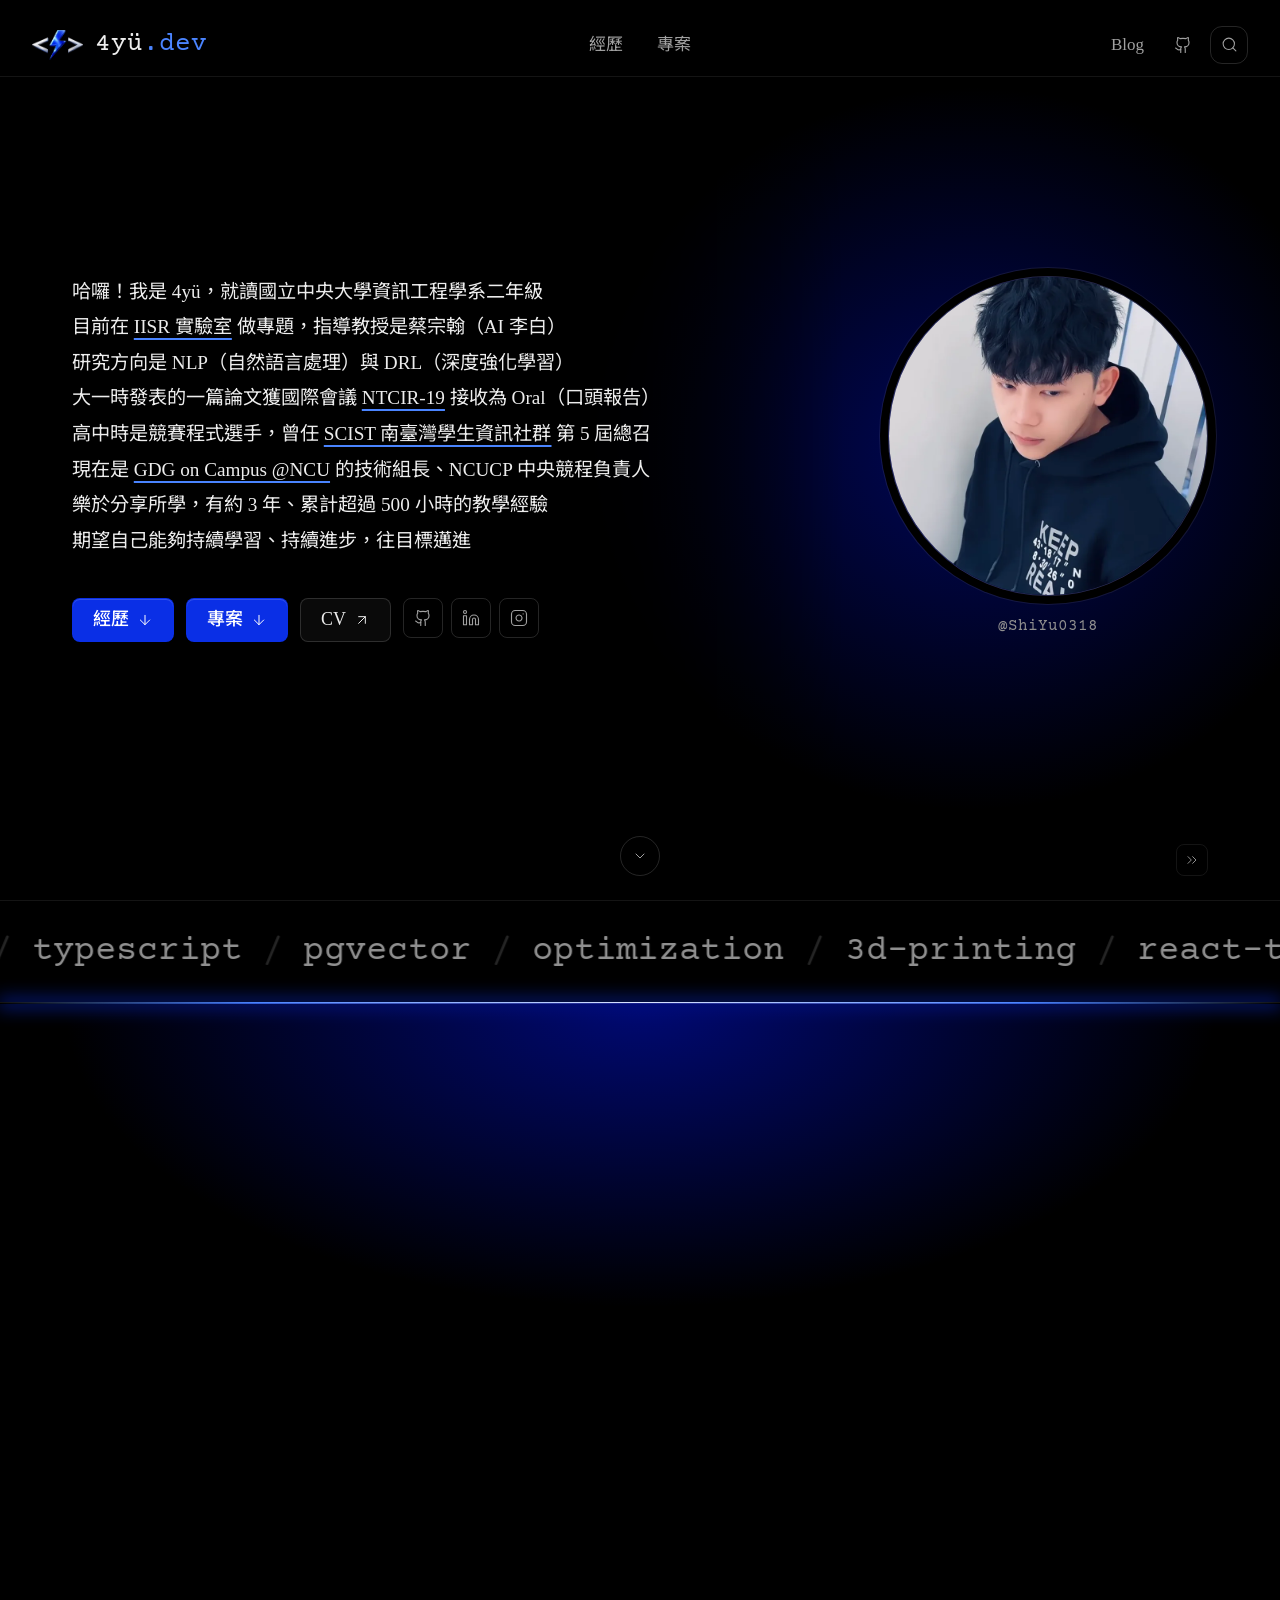
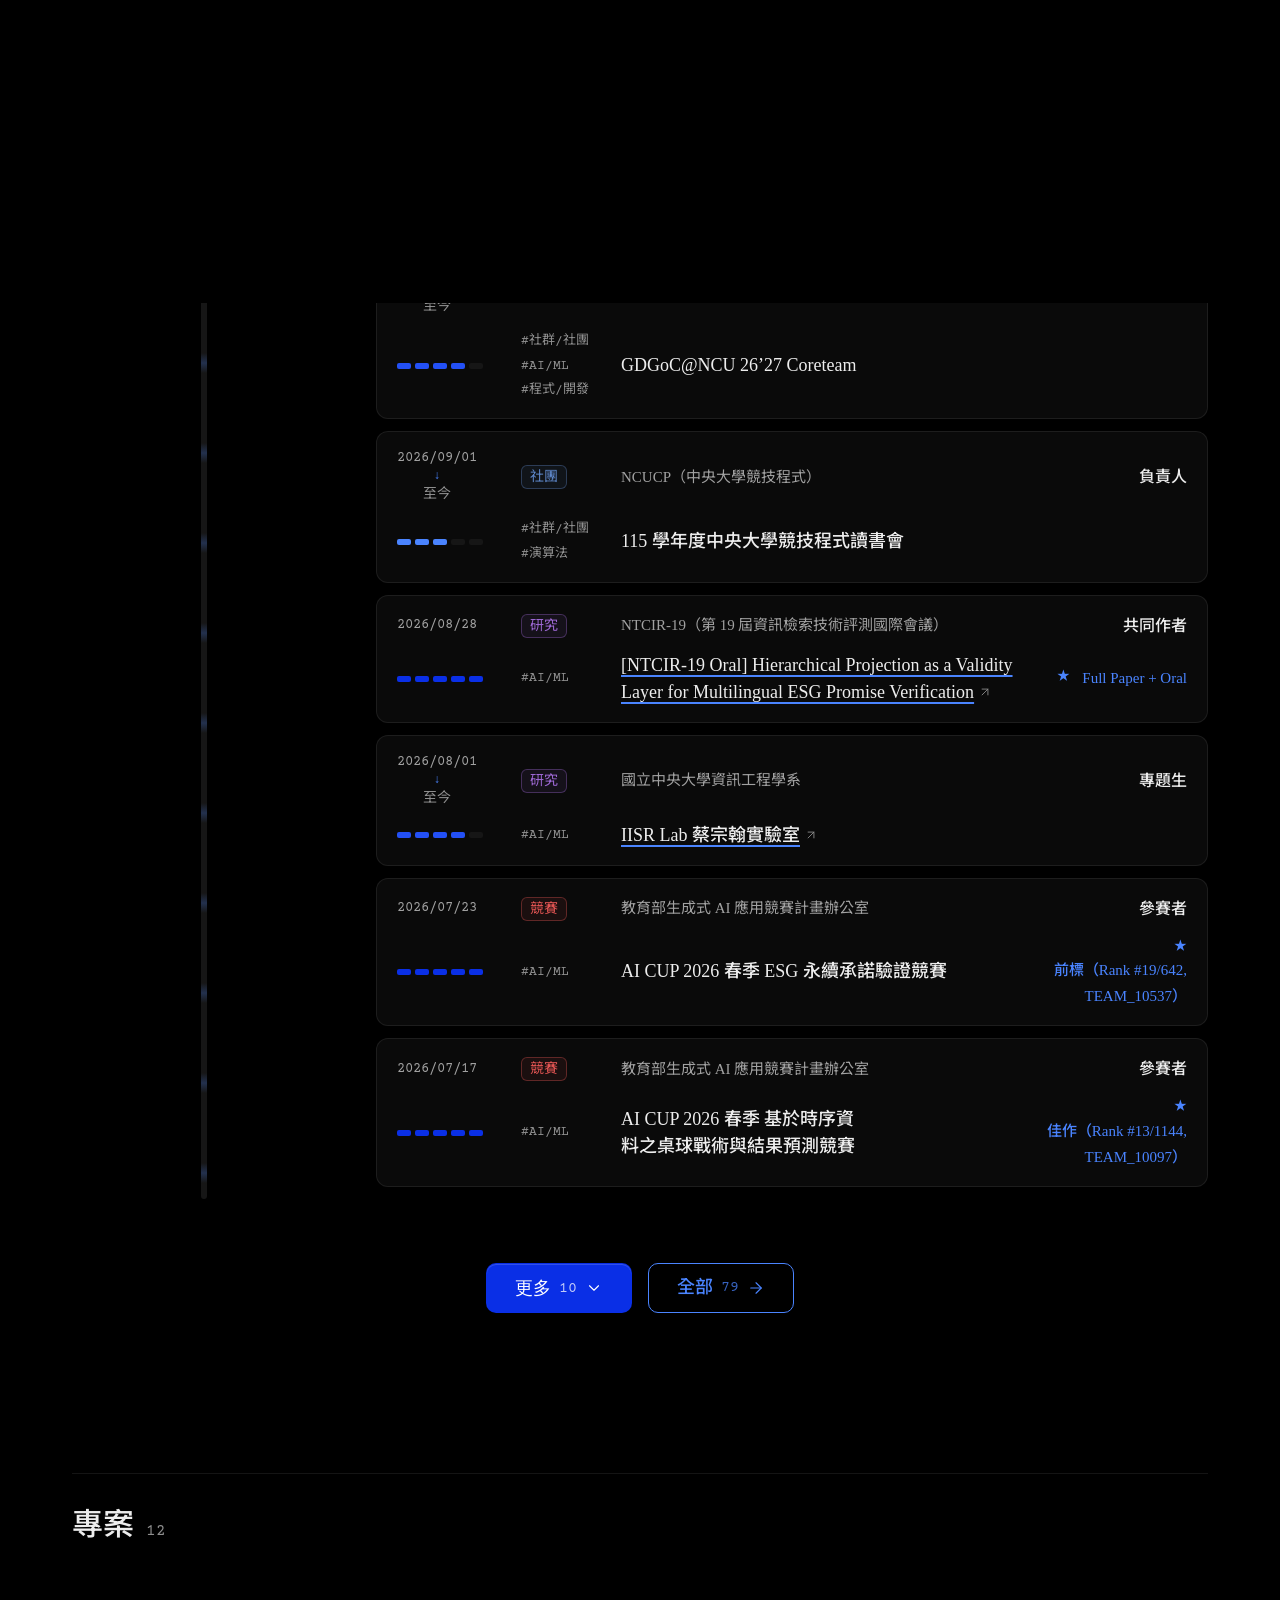
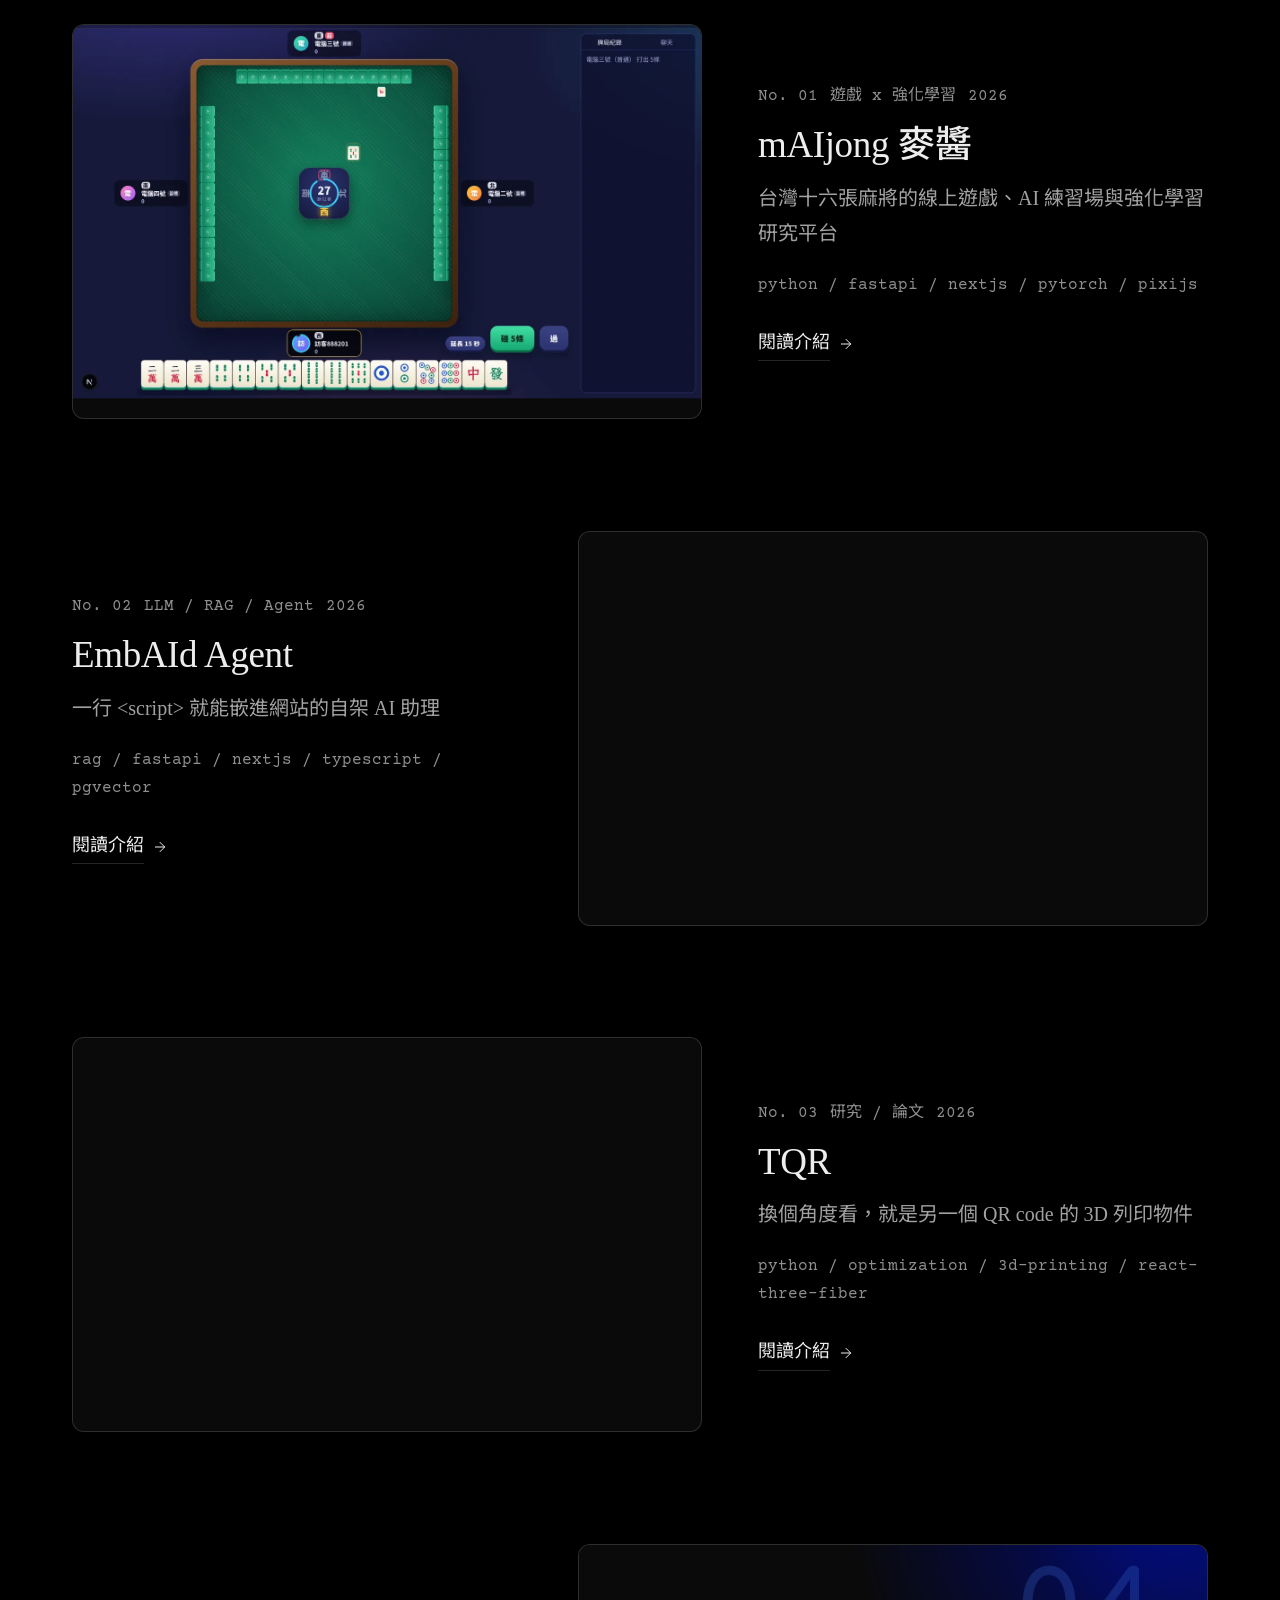
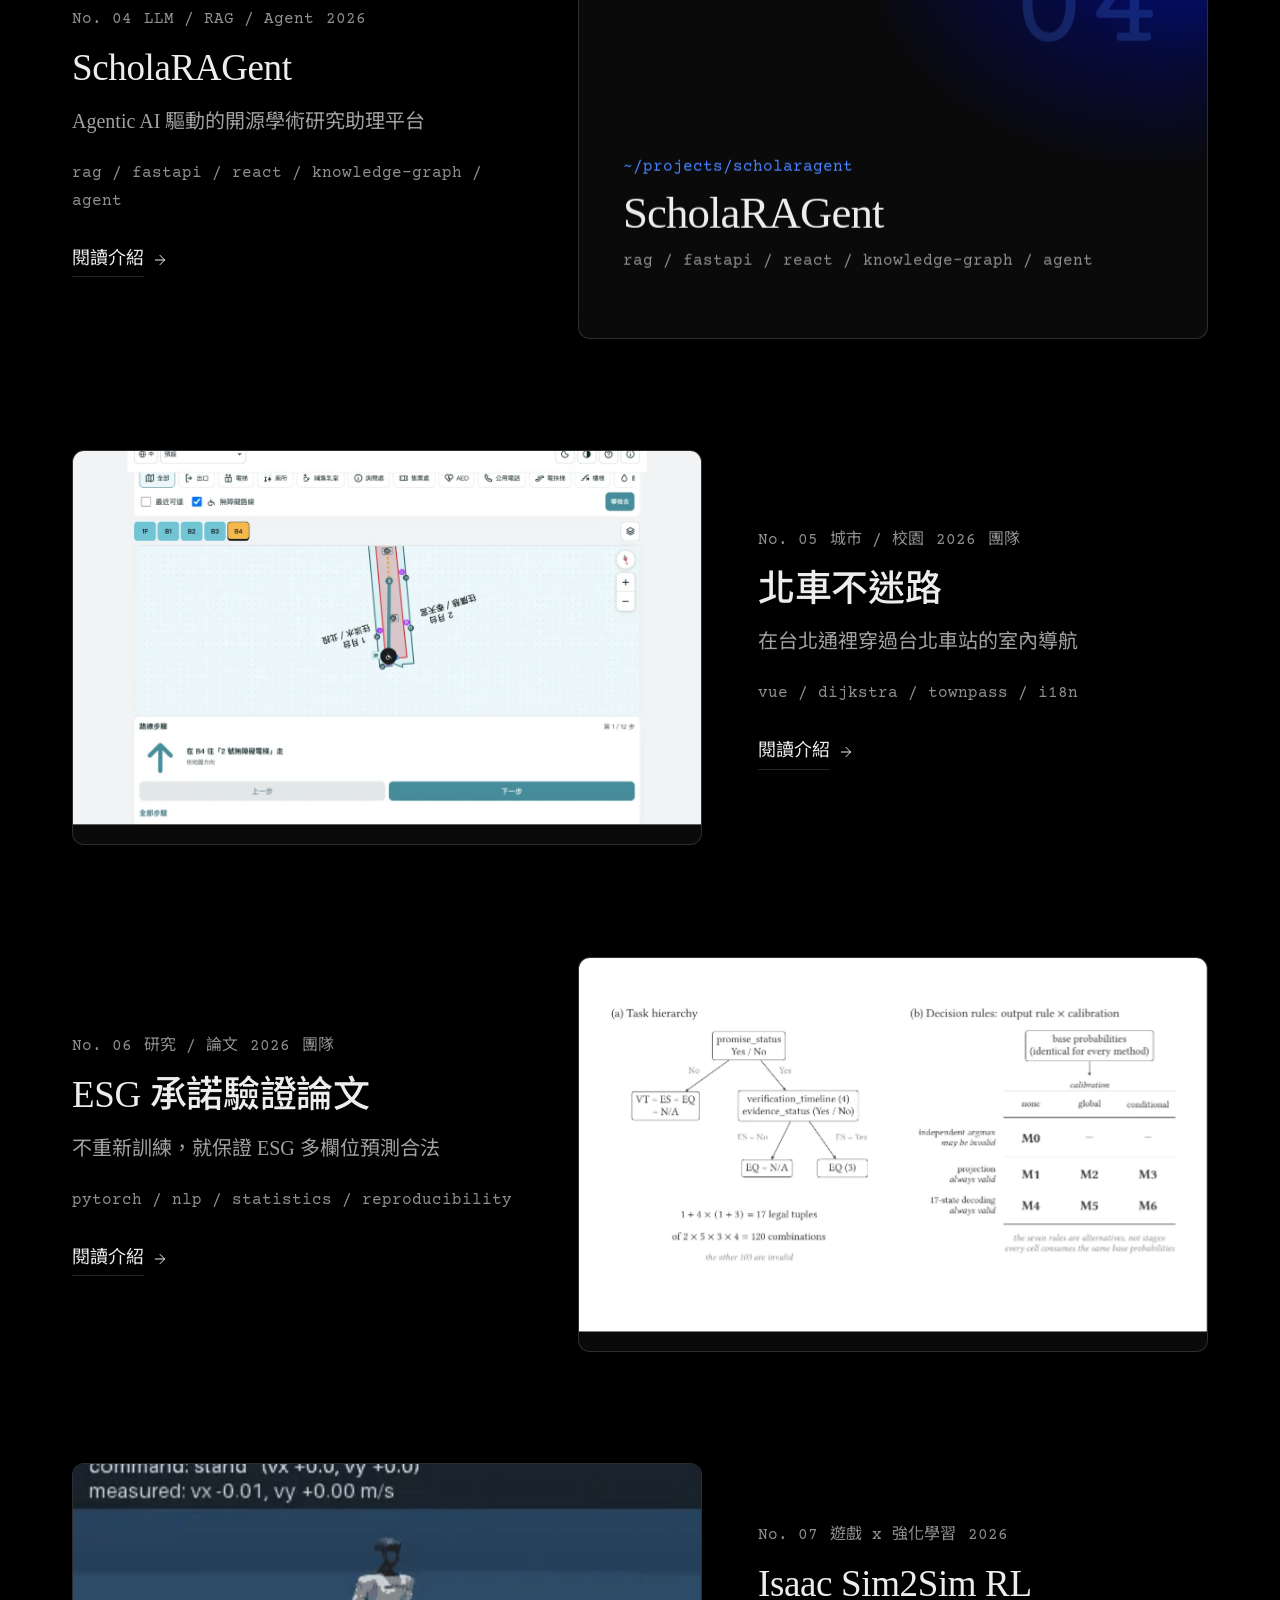
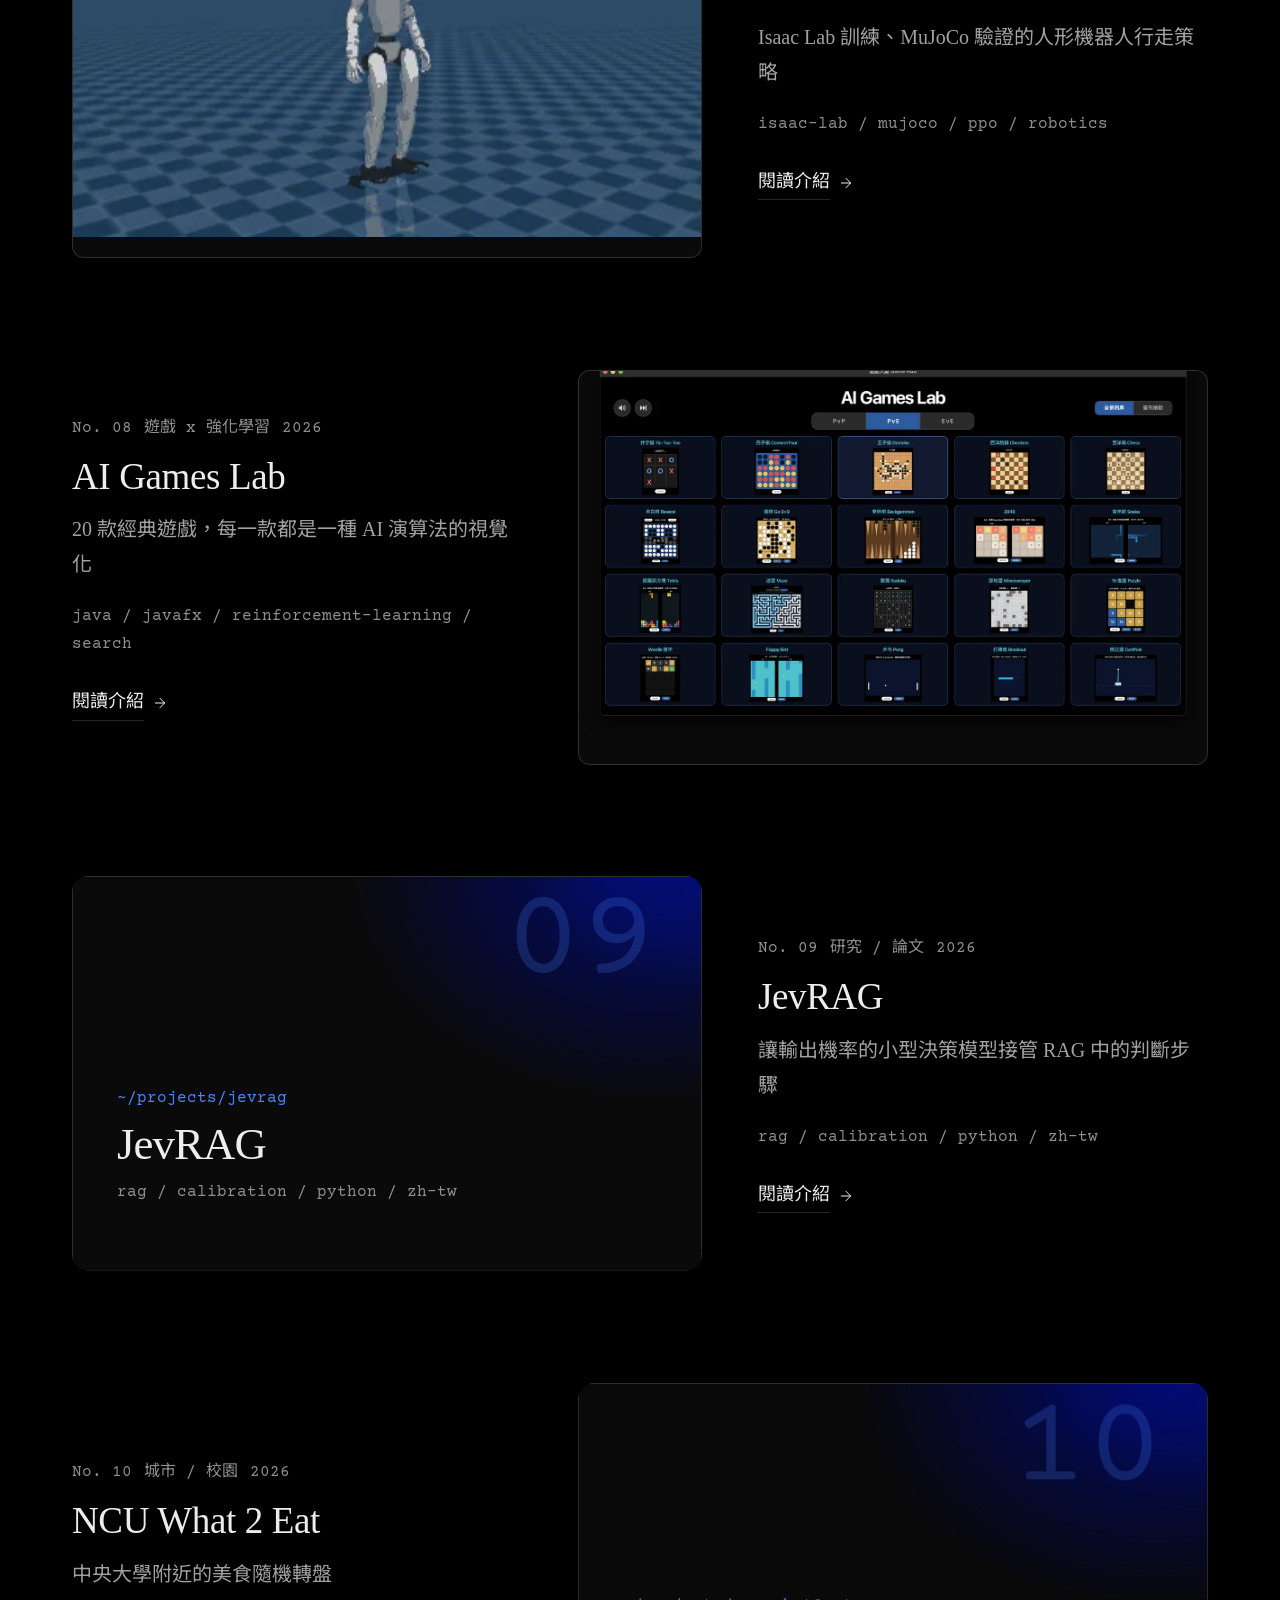
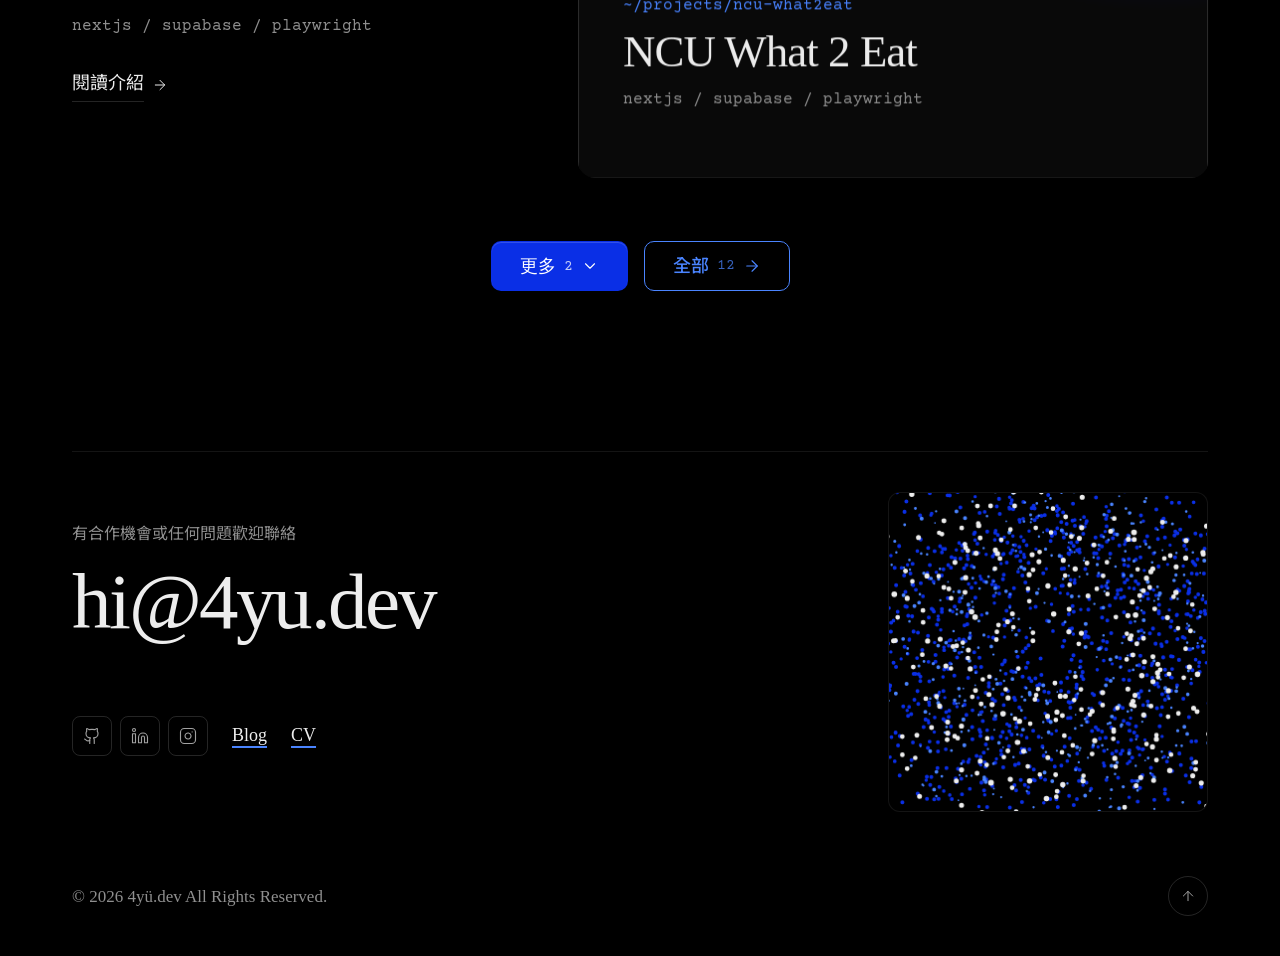
<file: index.html>
<!DOCTYPE html>
<html lang="zh-Hant">
<head>
  <meta charset="UTF-8">
  <meta name="viewport" content="width=device-width, initial-scale=1">
  <title>4yü.dev</title>
  <meta name="description" content="4yü（ShiYu Huang）的個人網站：國立中央大學資工系學生，研究自然語言處理與深度強化學習，NTCIR-19 Oral 論文作者，GDG on Campus NCU 技術組長。收錄專案、經歷與教學紀錄。">
  <link rel="canonical" href="https://4yu.dev/">
  <meta name="author" content="4yü">
  <meta property="og:type" content="website">
  <meta property="og:site_name" content="4yü.dev">
  <meta property="og:locale" content="zh_TW">
  <meta property="og:title" content="4yü.dev">
  <meta property="og:description" content="4yü（ShiYu Huang）的個人網站：國立中央大學資工系學生，研究自然語言處理與深度強化學習，NTCIR-19 Oral 論文作者，GDG on Campus NCU 技術組長。收錄專案、經歷與教學紀錄。">
  <meta property="og:url" content="https://4yu.dev/">
  <meta property="og:image" content="https://4yu.dev/content/img/profile/og.jpg">
  <meta property="og:image:width" content="1200">
  <meta property="og:image:height" content="630">
  <meta property="og:image:alt" content="4yü.dev：國立中央大學資訊工程學系，NLP 與 Deep RL">
  <meta name="twitter:card" content="summary_large_image">
  <meta name="twitter:title" content="4yü.dev">
  <meta name="twitter:description" content="4yü（ShiYu Huang）的個人網站：國立中央大學資工系學生，研究自然語言處理與深度強化學習，NTCIR-19 Oral 論文作者，GDG on Campus NCU 技術組長。收錄專案、經歷與教學紀錄。">
  <meta name="twitter:image" content="https://4yu.dev/content/img/profile/og.jpg">
  <link rel="manifest" href="site.webmanifest">
  <script type="application/ld+json">{"@context":"https://schema.org","@graph":[{"@type":"WebSite","@id":"https://4yu.dev/#website","url":"https://4yu.dev/","name":"4yü.dev","inLanguage":"zh-Hant","publisher":{"@id":"https://4yu.dev/#person"}},{"@type":"Person","@id":"https://4yu.dev/#person","name":"4yü","alternateName":["ShiYu Huang","ShiYu0318"],"url":"https://4yu.dev/","image":"https://4yu.dev/content/img/profile/portrait.webp","email":"mailto:hi@4yu.dev","jobTitle":"Student","affiliation":{"@type":"CollegeOrUniversity","name":"國立中央大學 資訊工程學系","url":"https://www.csie.ncu.edu.tw/"},"knowsAbout":["Natural Language Processing","Deep Reinforcement Learning","Competitive Programming","Retrieval-Augmented Generation"],"sameAs":["https://blog.4yu.dev","https://github.com/ShiYu0318","https://www.linkedin.com/in/shiyu0318","https://www.instagram.com/4yu.dev.318"]}]}</script>
  <meta name="theme-color" content="#050b17">
  <link rel="icon" href="favicon.ico" sizes="any">
  <link rel="icon" type="image/png" href="content/img/profile/favicon-32.png" sizes="32x32">
  <link rel="apple-touch-icon" href="content/img/profile/favicon-180.png">
  <link rel="preconnect" href="https://fonts.googleapis.com">
  <link rel="preconnect" href="https://fonts.gstatic.com" crossorigin>
  <link rel="preload" href="content/projects.json" as="fetch" crossorigin>
  <link rel="preload" href="content/experience.json" as="fetch" crossorigin>
  <link rel="preload" href="content/img/profile/portrait.webp" as="image" fetchpriority="high">
  <link rel="stylesheet" href="https://fonts.googleapis.com/css2?family=Courier+Prime&family=Noto+Sans+TC:wght@400;500&family=Tinos&display=swap">
  <link rel="stylesheet" href="assets/style.css">
  <script>/* 第一次進站：先蓋住畫面，等 app.js 的點陣加載動畫接手（AGENTS.md §6.5） */document.documentElement.classList.add("js");try{if(!sessionStorage.getItem("loaded")&&!matchMedia("(prefers-reduced-motion: reduce)").matches)document.documentElement.classList.add("is-loading")}catch(e){}</script>
</head>
<body class="page-home">
  <div class="progress" aria-hidden="true"></div>
  <div class="curtain" aria-hidden="true"><span class="wordmark"><img class="wordmark-logo" src="content/img/profile/logo.webp" alt="" width="243" height="144"><span>4yü<span class="wordmark-tld">.dev</span></span></span></div>
  <div class="cursor" aria-hidden="true"><span class="cursor-dot"></span><span class="cursor-ring"><span class="cursor-label"></span></span></div>
  <header class="site-header">
    <a class="wordmark" href="./" aria-label="4yü.dev 首頁"><img class="wordmark-logo" src="content/img/profile/logo.webp" alt="" width="243" height="144"><span>4yü<span class="wordmark-tld">.dev</span></span></a>
    <nav class="nav" aria-label="主要連結">
      <span class="nav-hover" aria-hidden="true"></span>
      <a href="experience">經歷</a>
      <a href="projects">專案</a>
    </nav>
    <div class="nav-actions">
      <a class="nav-text" href="https://blog.4yu.dev">Blog</a>
      <a class="nav-icon" href="https://github.com/ShiYu0318" target="_blank" rel="noopener" aria-label="GitHub" title="GitHub"><svg class="icon" viewBox="0 0 24 24" aria-hidden="true"><path d="M15 22v-4a4.8 4.8 0 0 0-1-3.5c3 0 6-2 6-5.5.08-1.25-.27-2.48-1-3.5.28-1.15.28-2.35 0-3.5 0 0-1 0-3 1.5-2.64-.5-5.36-.5-8 0C6 2 5 2 5 2c-.3 1.15-.3 2.35 0 3.5A5.403 5.403 0 0 0 4 9c0 3.5 3 5.5 6 5.5-.39.49-.68 1.05-.85 1.65-.17.6-.22 1.23-.15 1.85v4"/><path d="M9 18c-4.51 2-5-2-7-2"/></svg></a>
      <button class="search-trigger" type="button" data-palette-open aria-label="搜尋專案（⌘K）" title="搜尋專案（⌘K）"><svg class="icon" viewBox="0 0 24 24" aria-hidden="true"><circle cx="11" cy="11" r="8"/><path d="m21 21-4.3-4.3"/></svg></button>
    </div>
  </header>

  <main>
    <section id="hero" class="hero" aria-label="自我介紹"></section>

    <div class="marquee" aria-hidden="true"><div class="marquee-track"></div></div>

    <section id="experience" class="exp-preview" aria-labelledby="exp-title">
      <div class="projects-head">
        <h2 id="exp-title">經歷 <span id="exp-count" class="meta"></span></h2>
      </div>
      <div id="exp-latest"></div>
      <div class="section-more">
        <button id="exp-more" class="button primary" type="button">更多<span class="more-count count"></span><svg class="icon" viewBox="0 0 24 24" aria-hidden="true"><path d="m6 9 6 6 6-6"/></svg></button>
        <a class="button button-all" href="experience">全部<span class="all-count count"></span><svg class="icon" viewBox="0 0 24 24" aria-hidden="true"><path d="M5 12h14"/><path d="m12 5 7 7-7 7"/></svg></a>
      </div>
    </section>

    <section id="projects" class="projects" aria-labelledby="projects-title">
      <div class="projects-head">
        <h2 id="projects-title">專案 <span id="project-count" class="meta"></span></h2>
      </div>
      <div id="home-projects" class="view lead"></div>
      <div class="section-more">
        <button id="projects-more" class="button primary" type="button">更多<span class="more-count count"></span><svg class="icon" viewBox="0 0 24 24" aria-hidden="true"><path d="m6 9 6 6 6-6"/></svg></button>
        <a class="button button-all" href="projects">全部<span class="all-count count"></span><svg class="icon" viewBox="0 0 24 24" aria-hidden="true"><path d="M5 12h14"/><path d="m12 5 7 7-7 7"/></svg></a>
      </div>
    </section>
  </main>

  <footer id="contact" class="site-footer"></footer>

  <dialog id="palette" class="palette" aria-label="搜尋專案">
    <div class="palette-field"><svg class="icon" viewBox="0 0 24 24" aria-hidden="true"><circle cx="11" cy="11" r="8"/><path d="m21 21-4.3-4.3"/></svg><input id="palette-input" type="search" placeholder="搜尋專案、技術或領域" autocomplete="off" aria-controls="palette-list"><kbd class="palette-kbd" aria-label="快捷鍵 Command K">⌘K</kbd></div>
    <ul id="palette-list" class="palette-list" role="listbox"></ul>
    <p class="palette-hint meta"><kbd>↑</kbd><kbd>↓</kbd> 選擇　<kbd>Enter</kbd> 開啟　<kbd>Esc</kbd> 關閉</p>
  </dialog>

  <script src="assets/vendor/gsap.min.js" defer></script>
  <script src="assets/vendor/ScrollTrigger.min.js" defer></script>
  <script src="assets/vendor/SplitText.min.js" defer></script>
  <script src="assets/vendor/ScrambleTextPlugin.min.js" defer></script>
  <script src="assets/vendor/lenis.min.js" defer></script>
  <script src="assets/app.js" defer></script>
</body>
</html>
</file>
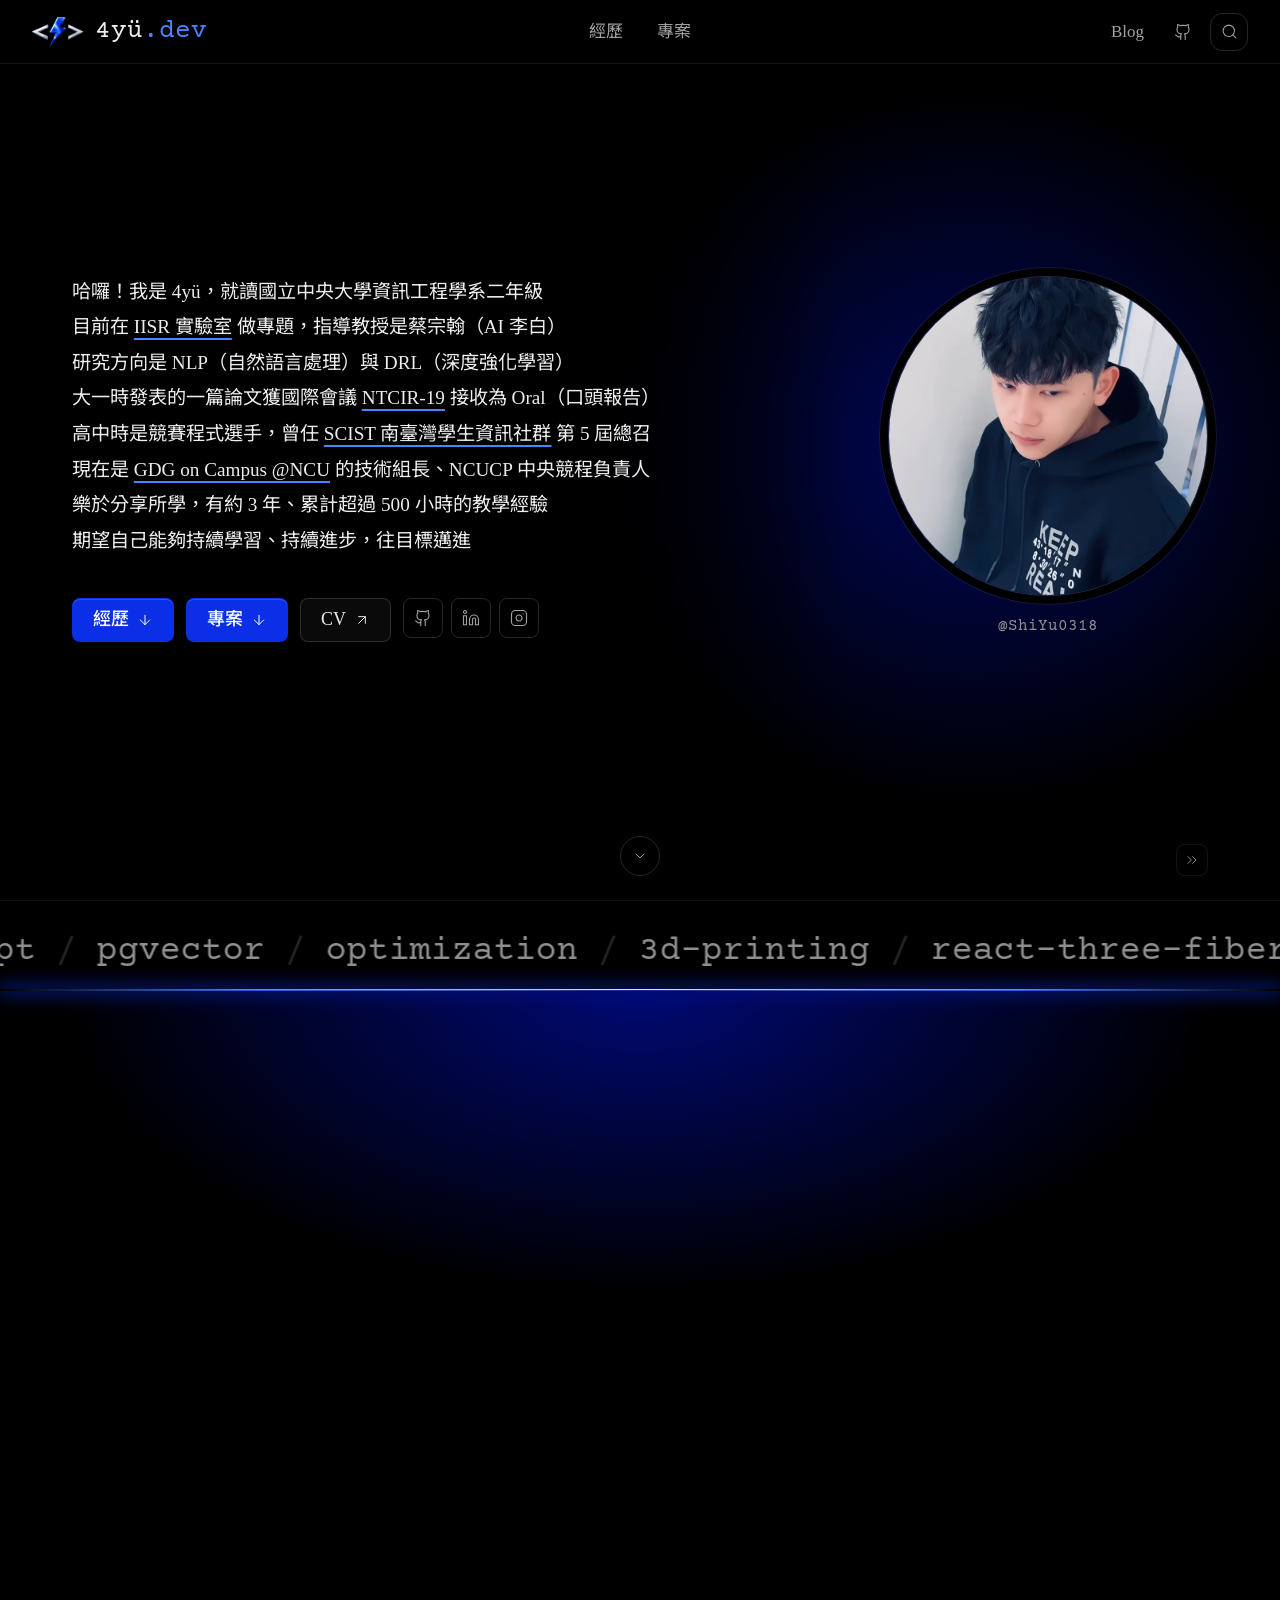
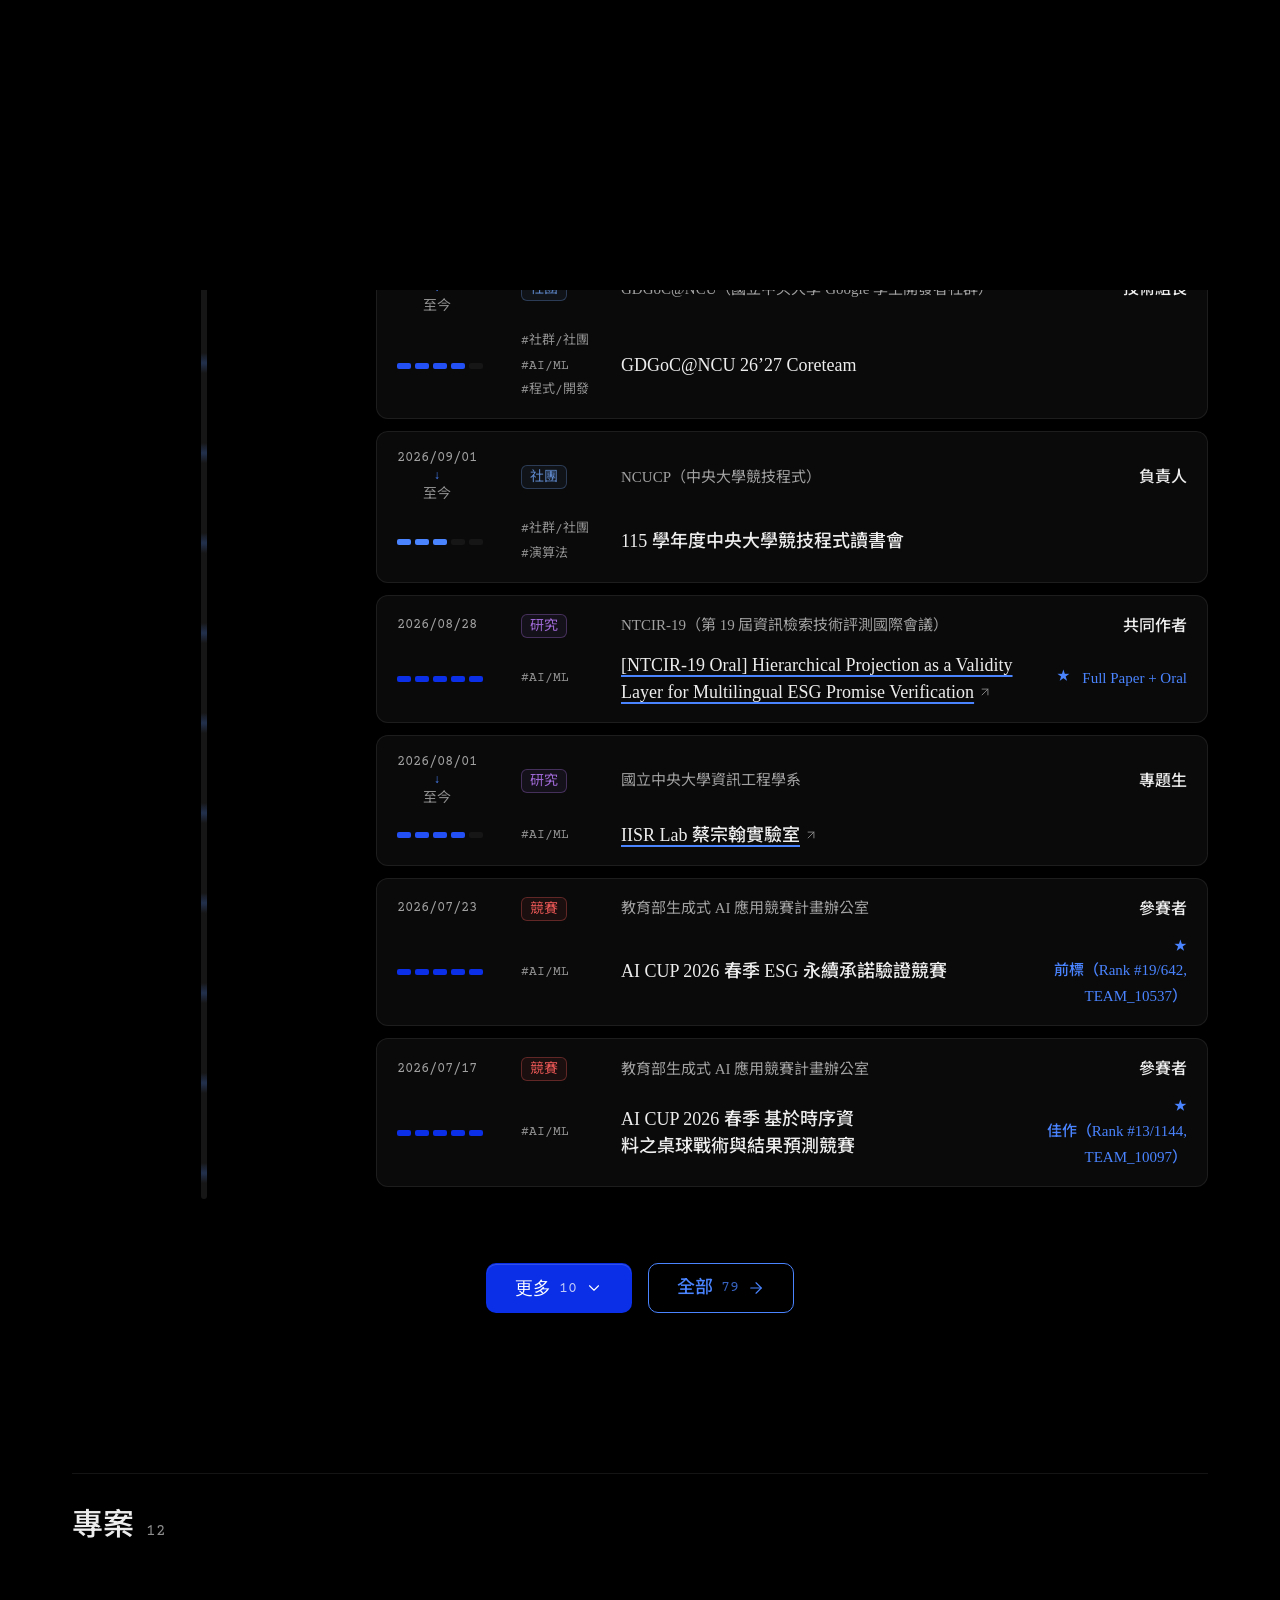
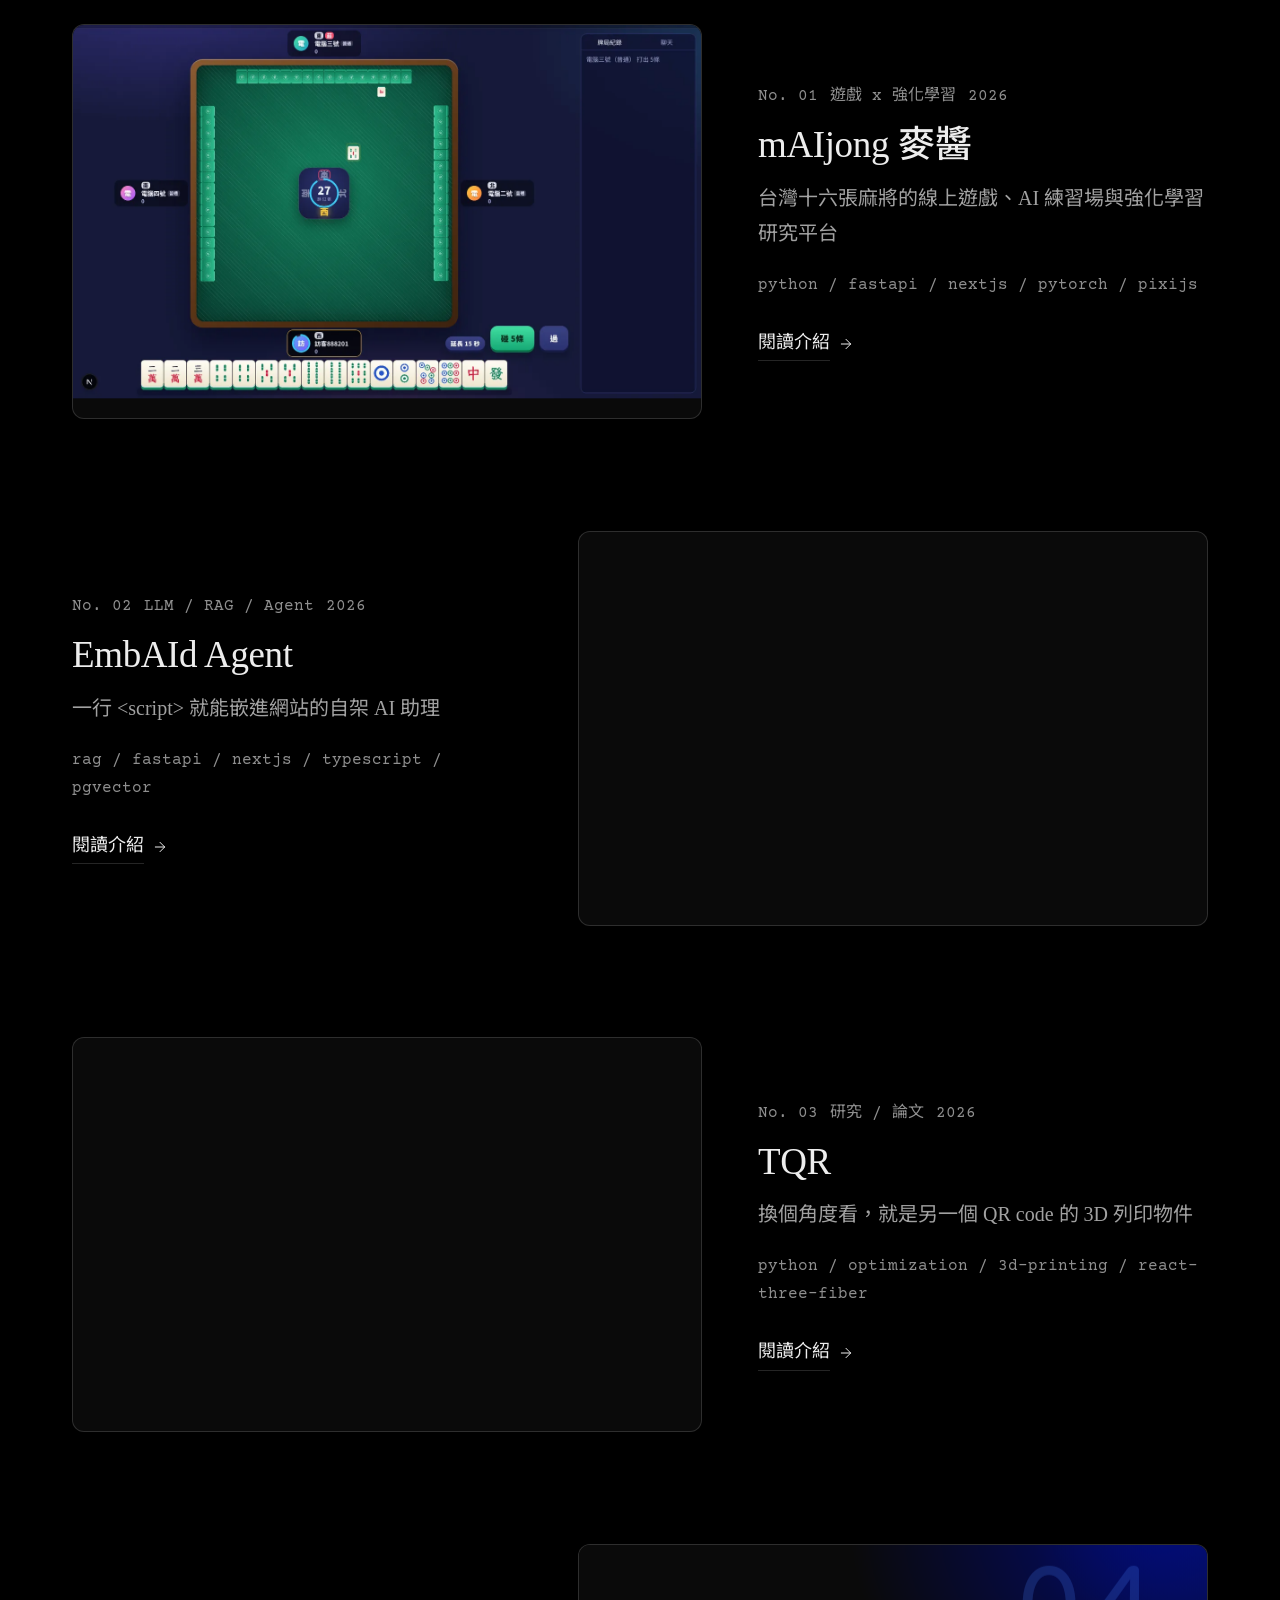
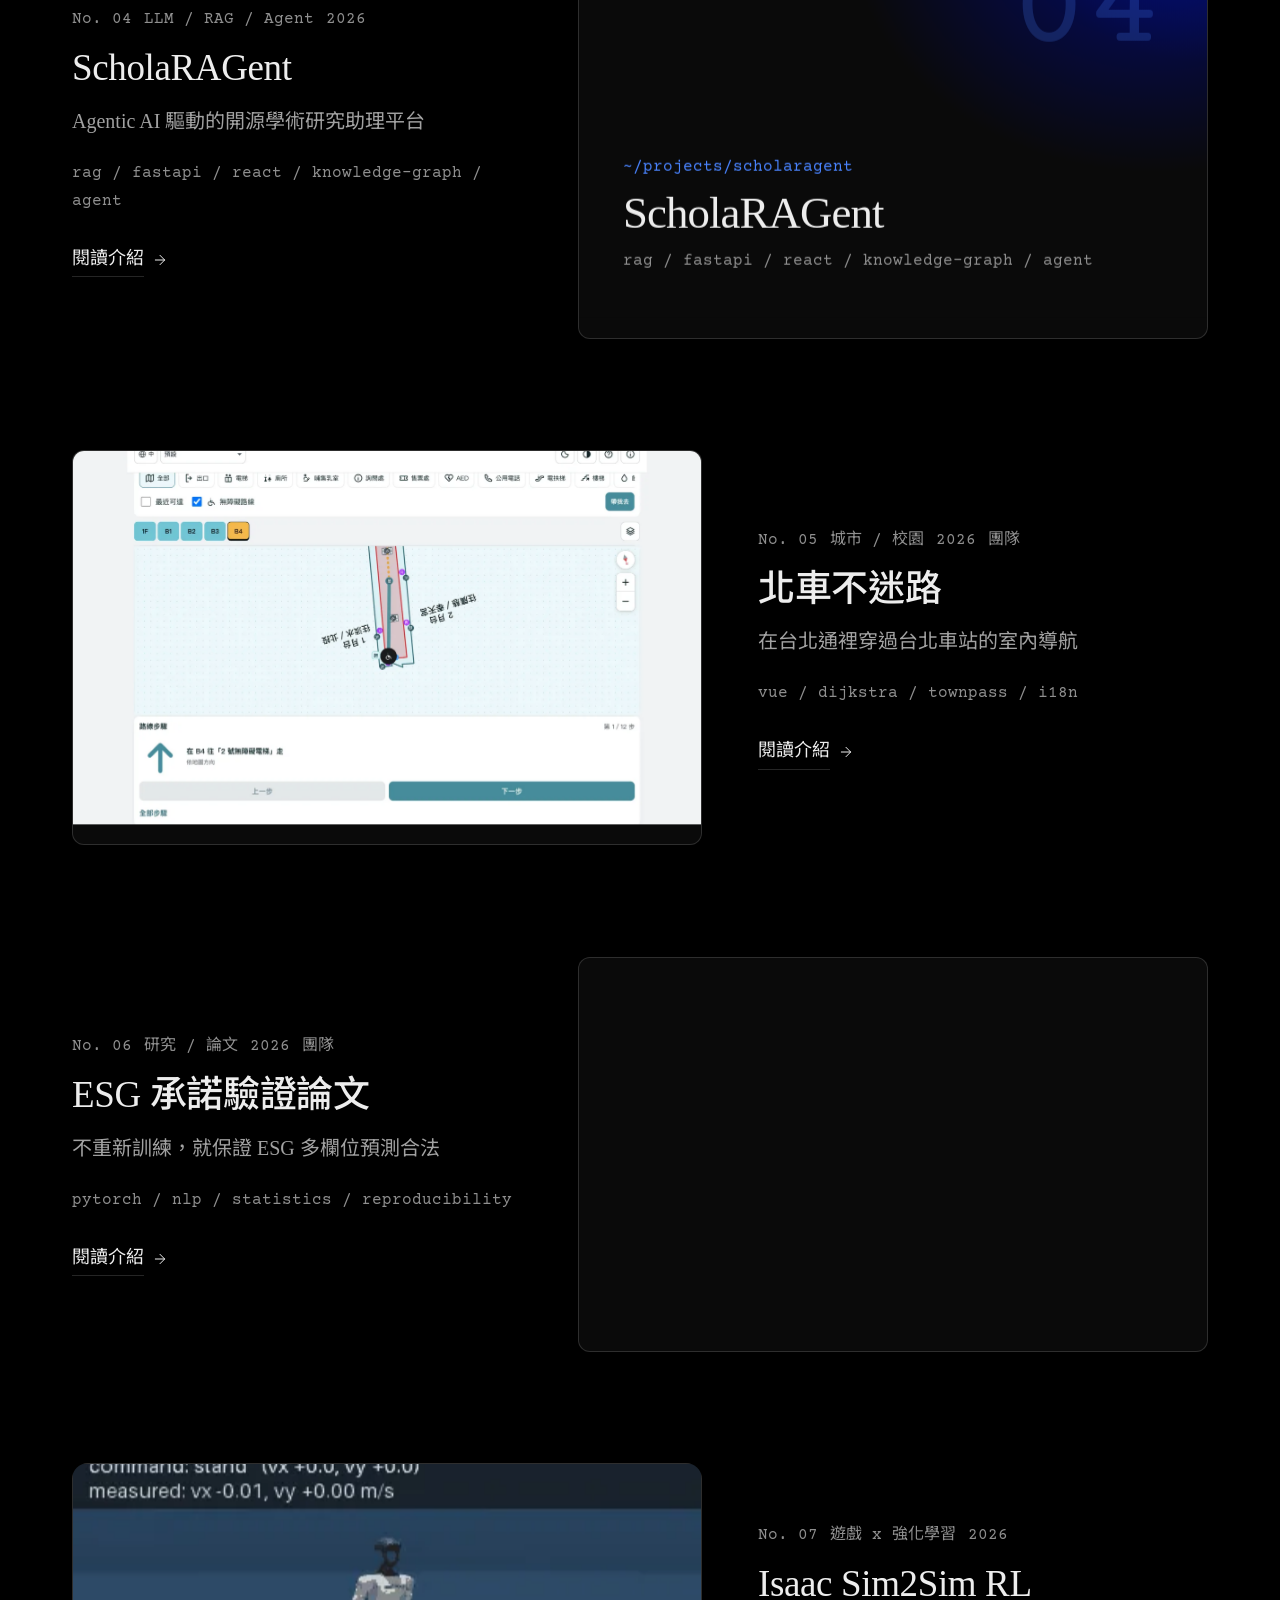
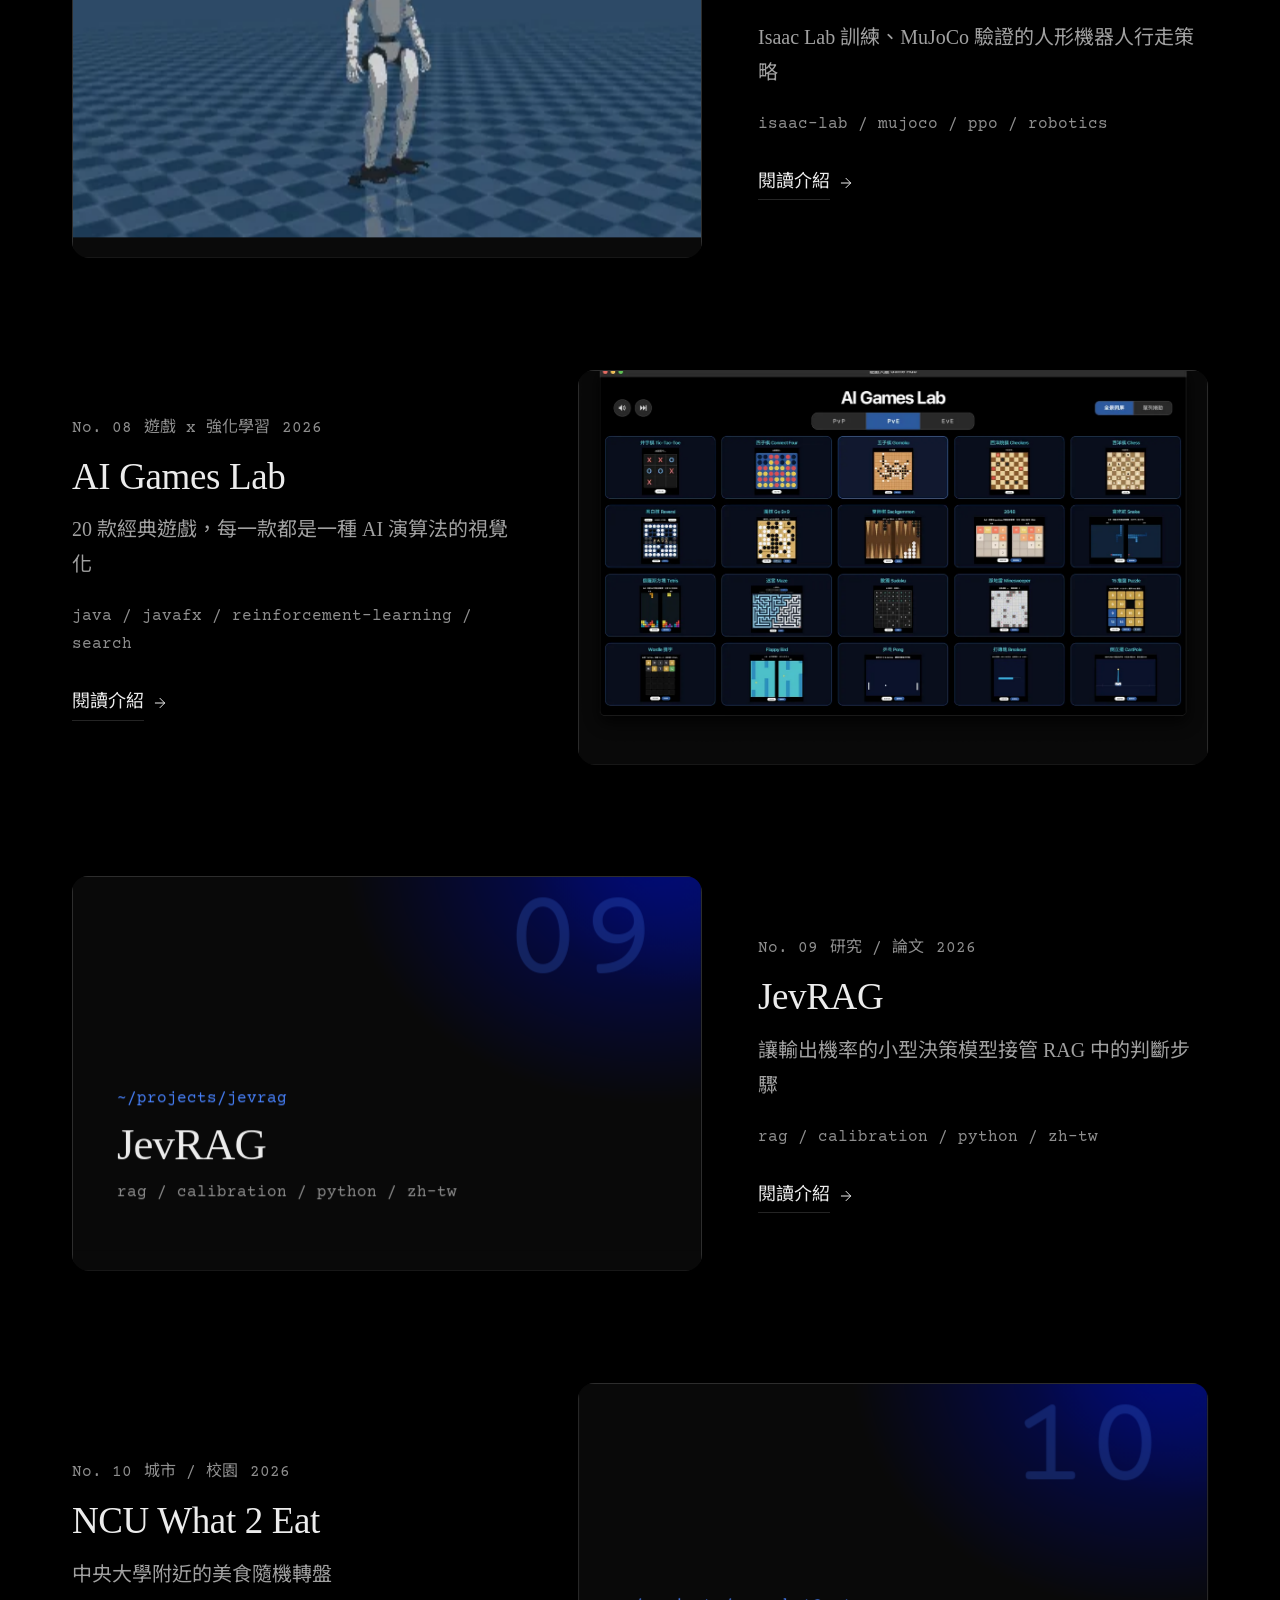
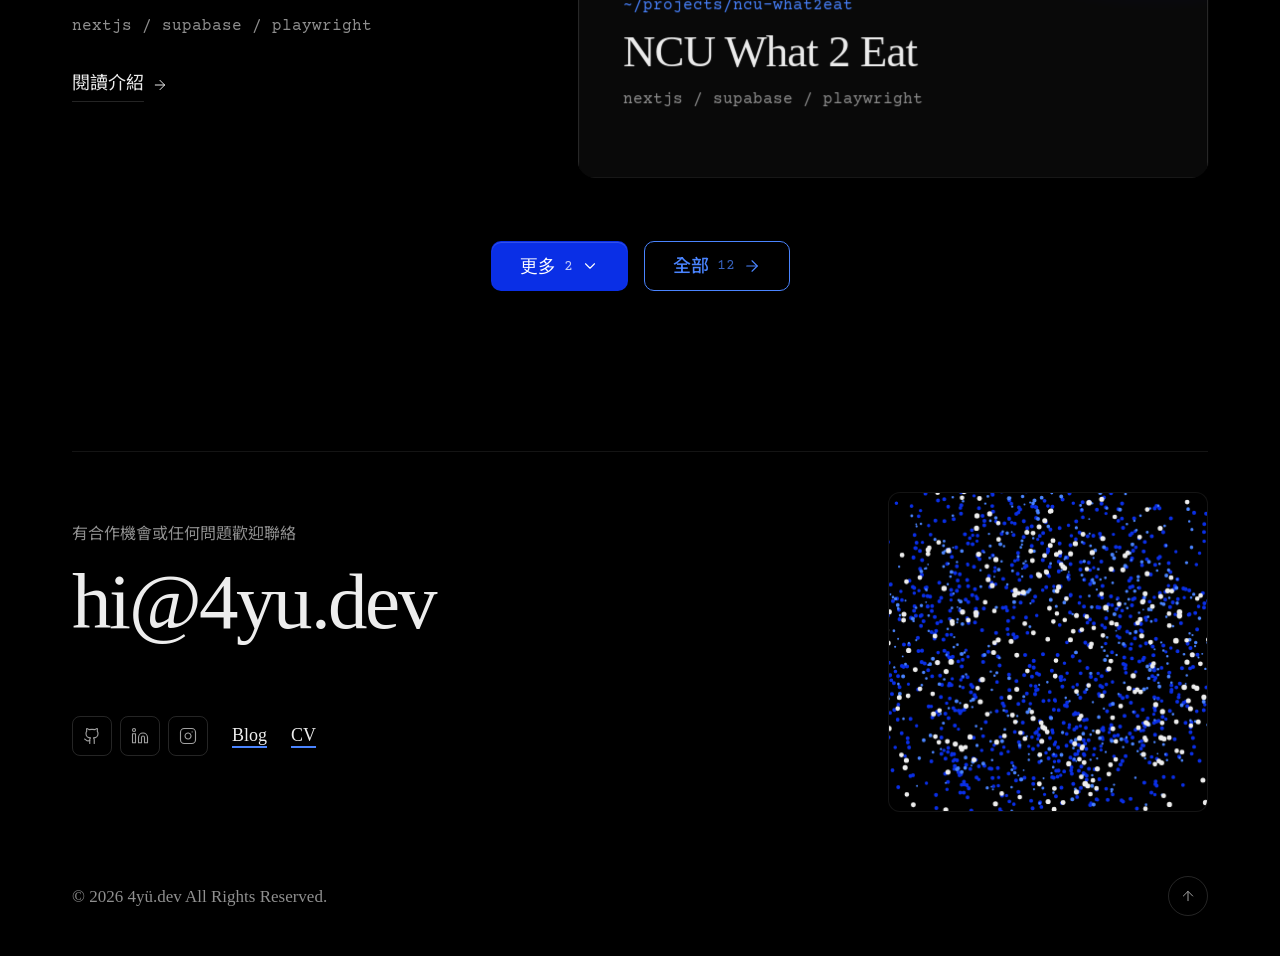
<file: NCCU-GenAI-HW/index.html>
<!DOCTYPE html>
<html lang="zh-Hant">
<head>
  <meta charset="UTF-8">
  <title>4yü</title>
  <!-- 作業繳交時的網址 4yu.dev/NCCU-GenAI-HW/，網站搬到 4yu.dev 根目錄後轉到首頁 -->
  <meta http-equiv="refresh" content="0; url=/">
  <link rel="canonical" href="https://4yu.dev/">
  <meta name="description" content="舊的作業網址，已搬到 4yu.dev 首頁。">
  <style>
    /* Hallmark · shape: kept · genre: modern-minimal · theme: brand · redesign: restyle
     * paper: oklch(0% 0 0) · accent: oklch(64% 0.19 264) · display: Times New Roman · body: Times New Roman · hero: kept · nav: none, a utility page · footer: none · signature: kept
     * axes: black/serif/cobalt · posture: kept · surface: absolute · contrast: pass · fold: pass · v2.0.0 */
    /* Hallmark · pre-emit critique: P3 H3 E3 S3 R3 V3 · weakest: V, a one-line utility page that matches the site's tokens */
    /* Hallmark · waive 7b · --bg #000000 · pure black paper is the brief, same as assets/style.css */
    :root { --bg: #000000; --text: #ededed; --accent: #4a84ff; color-scheme: dark; }
    html, body { overflow-x: clip; background: var(--bg); color: var(--text); }
    a { color: var(--text); }
    a:active { opacity: .7; }
    a:focus-visible { outline: 2px solid var(--accent); outline-offset: 3px; }
  </style>
  <script>location.replace("/" + location.search + location.hash);</script>
</head>
<body><a href="/">前往 4yu.dev</a></body>
</html>
</file>
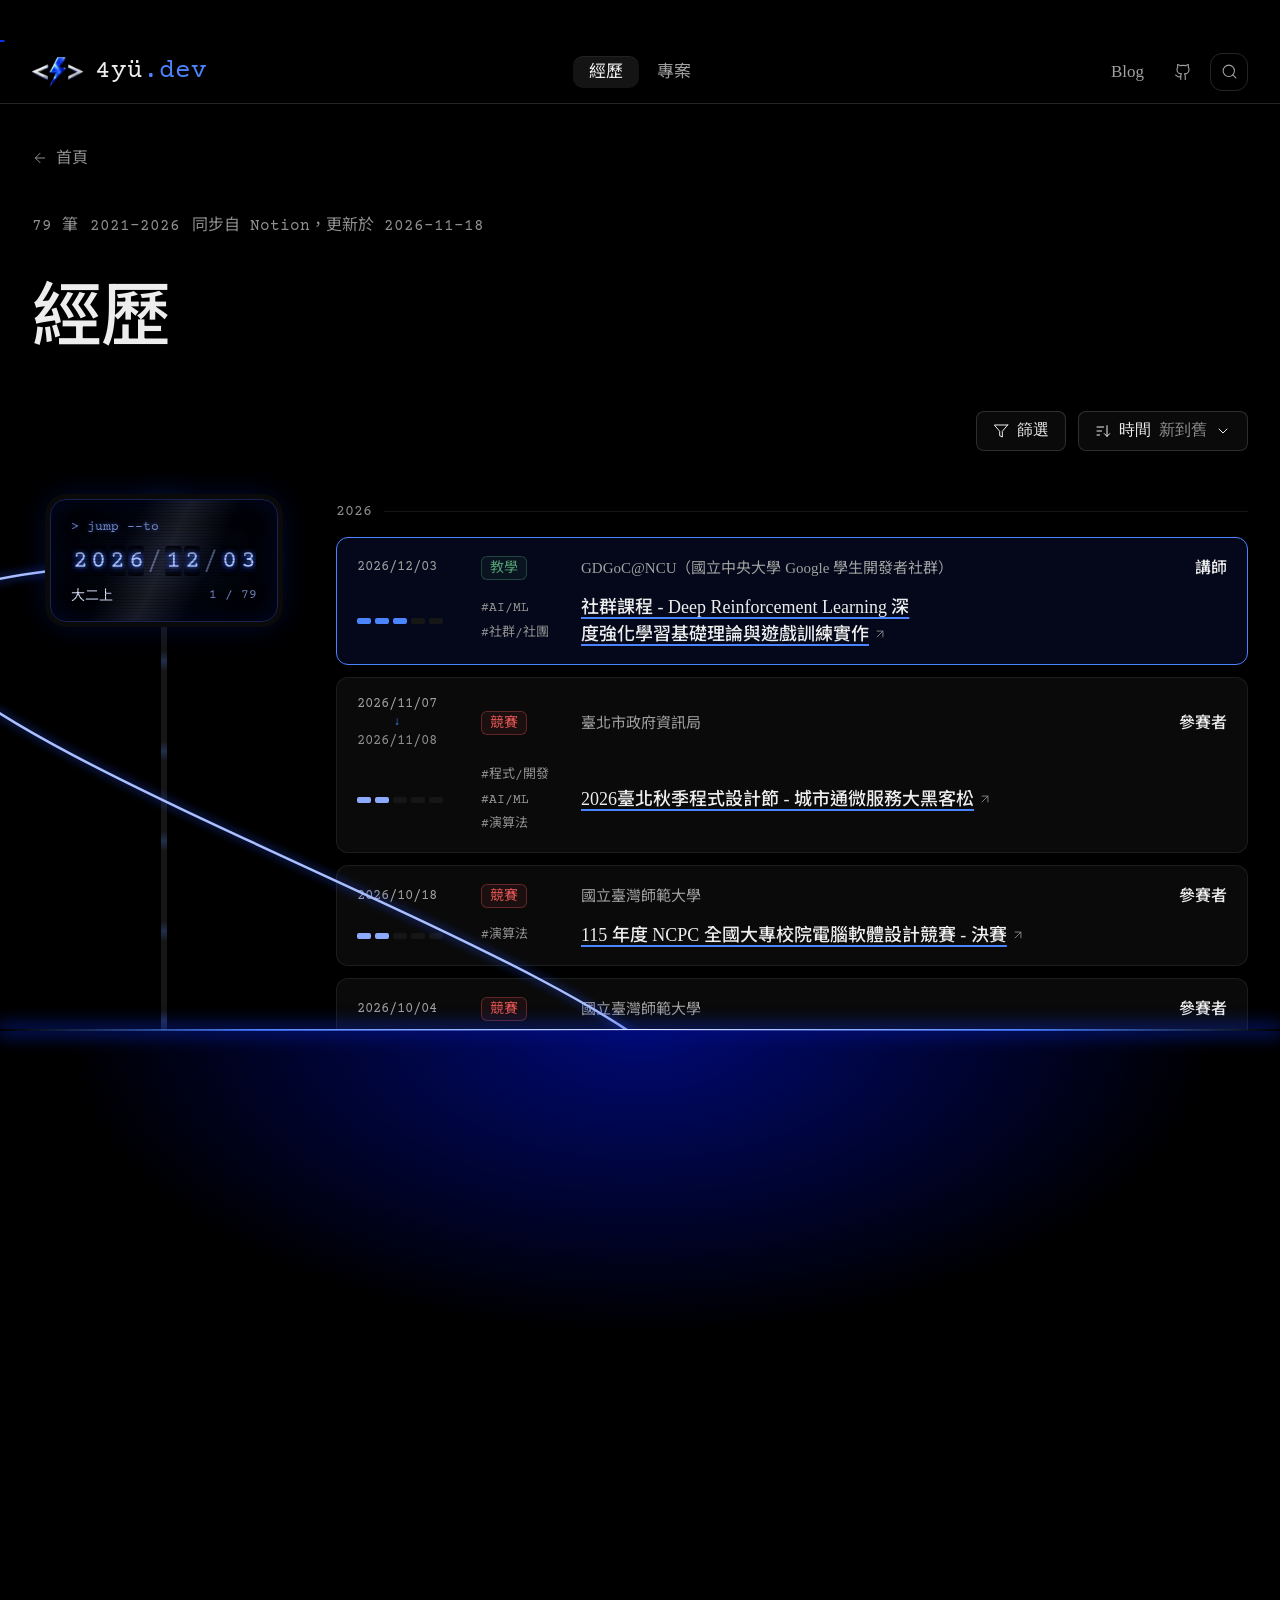
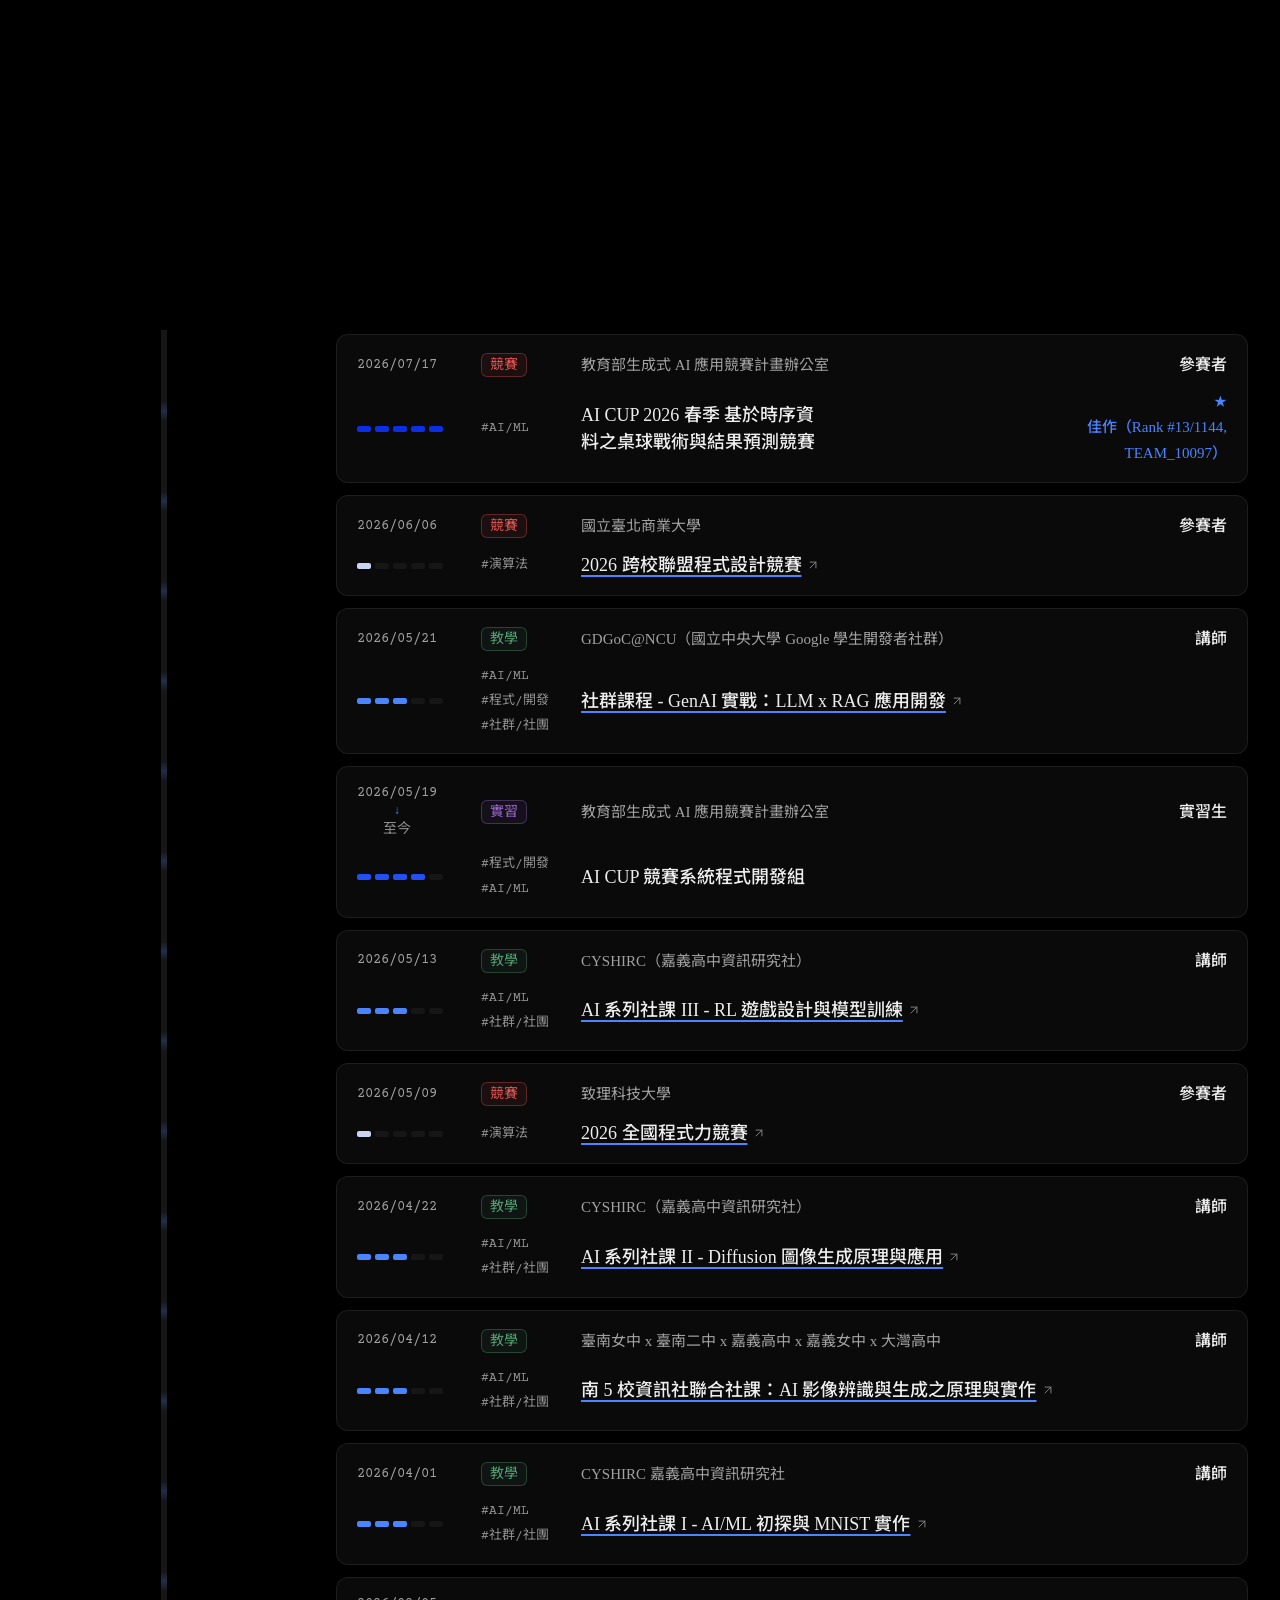
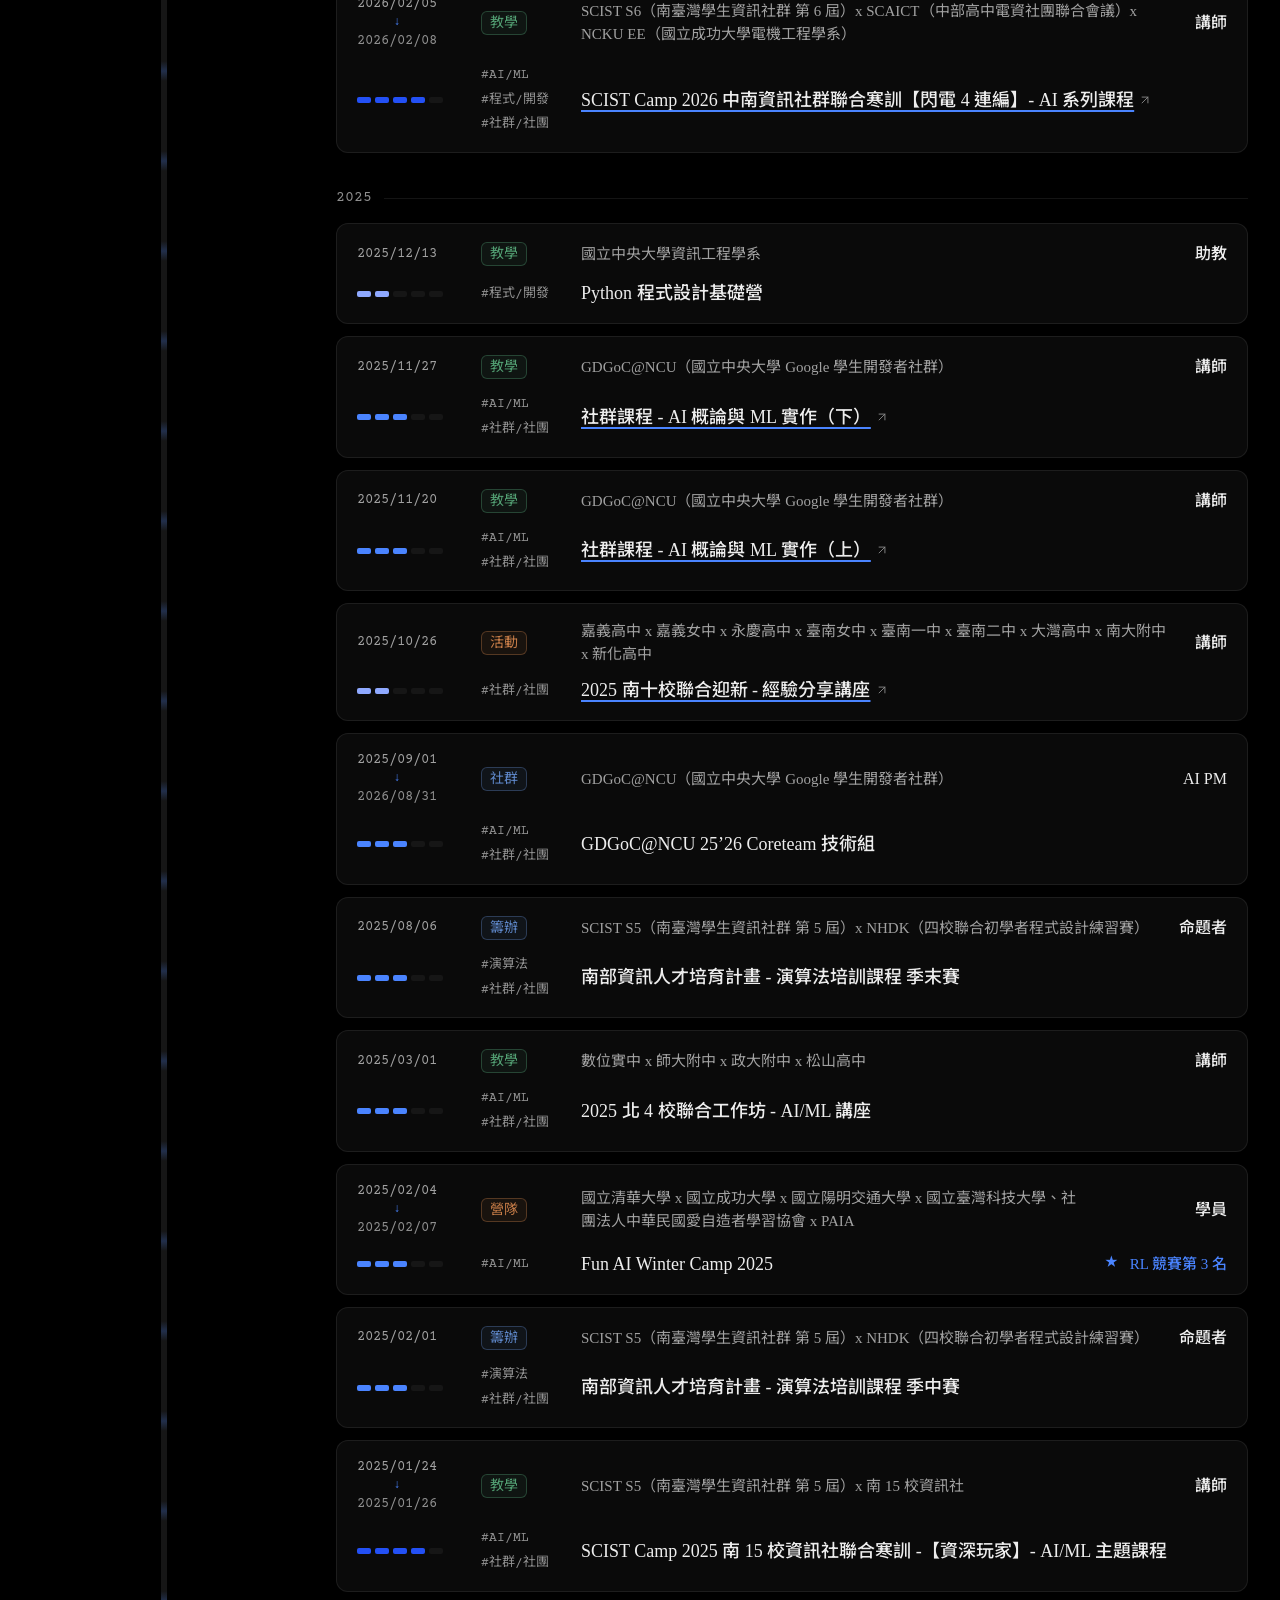
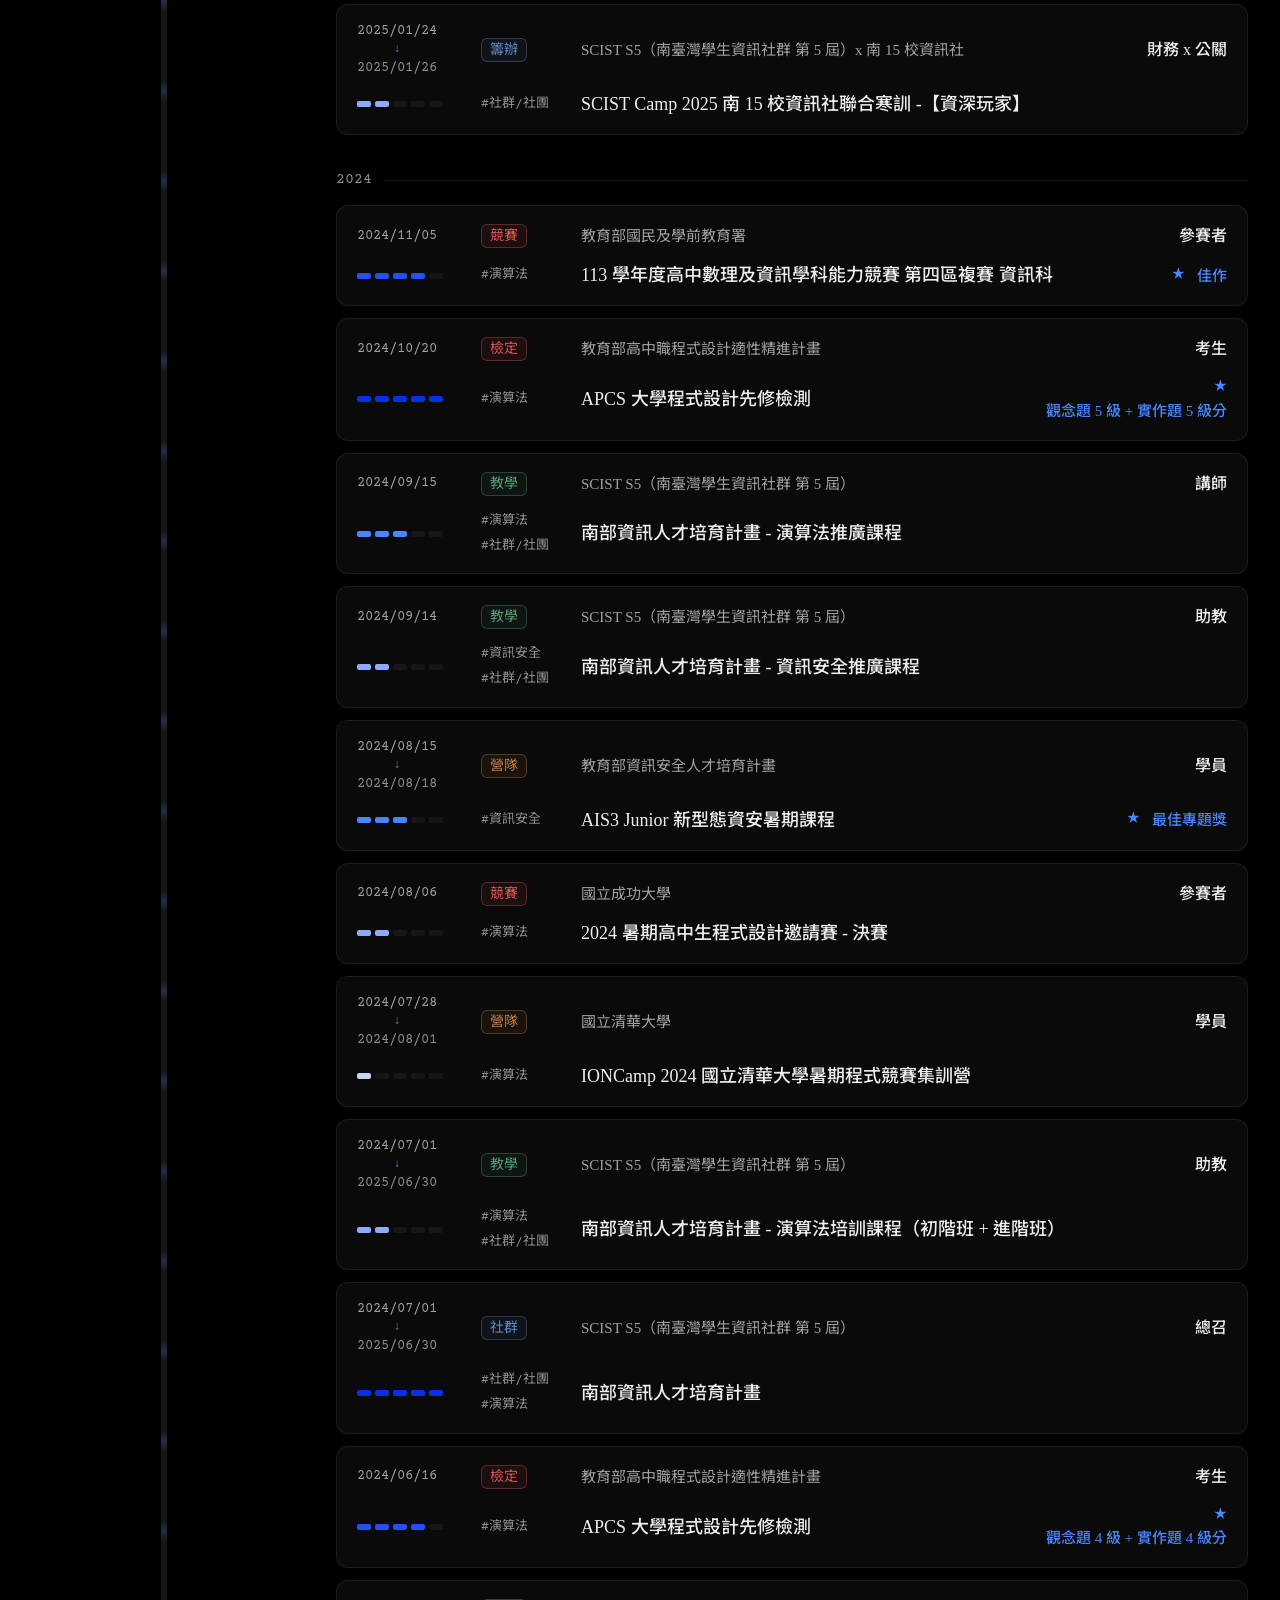
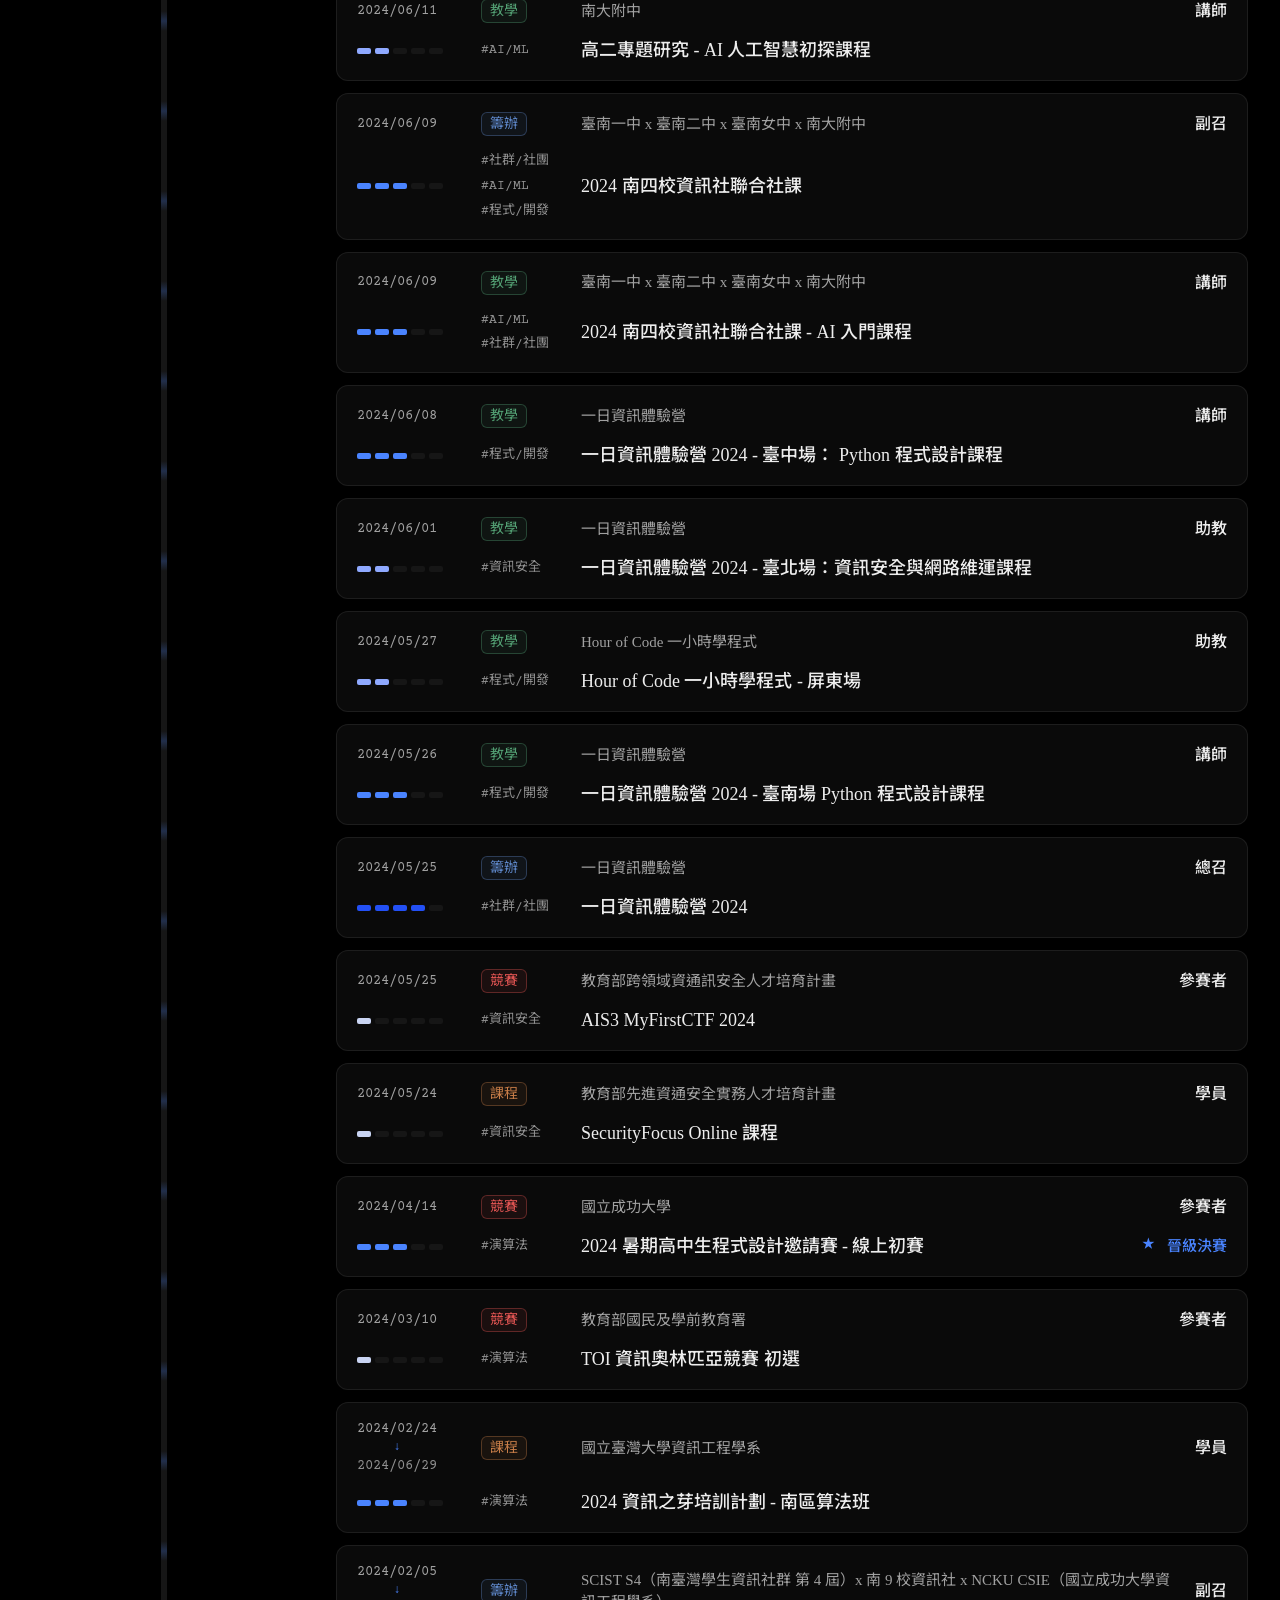
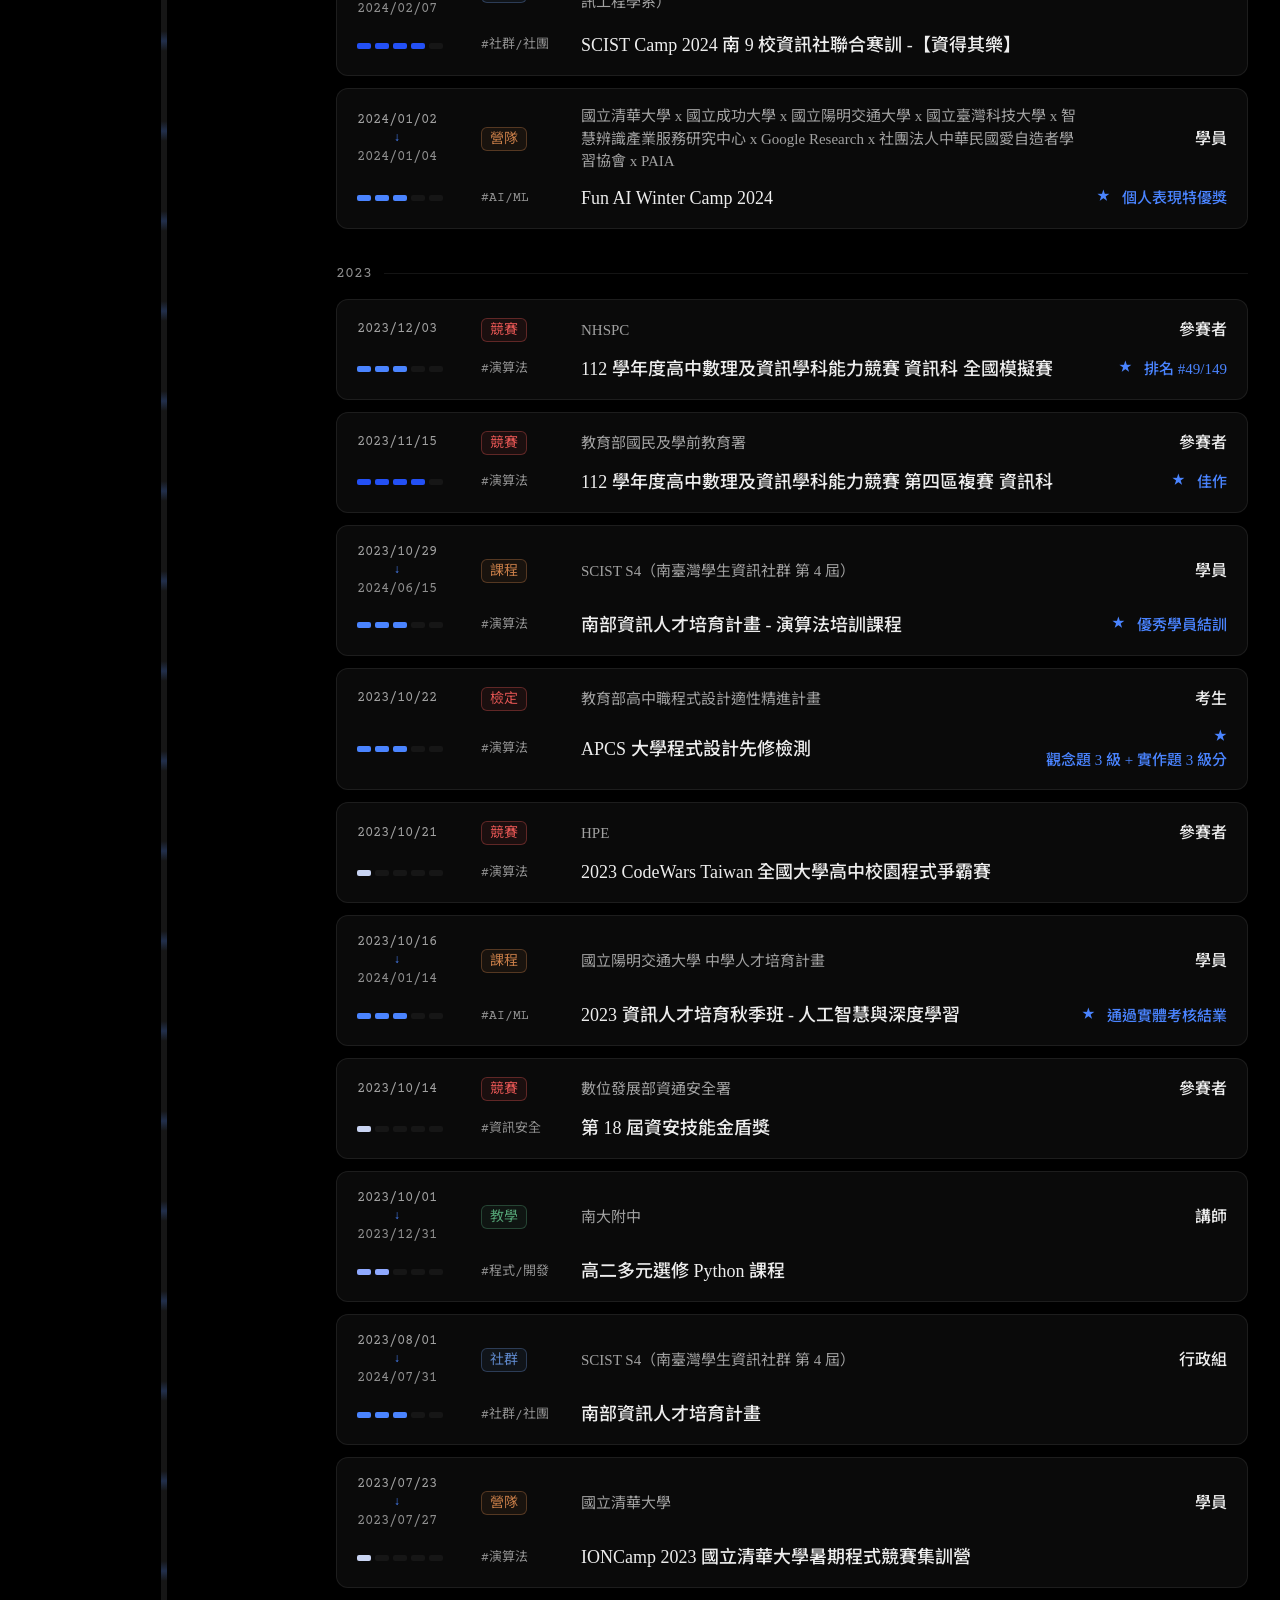
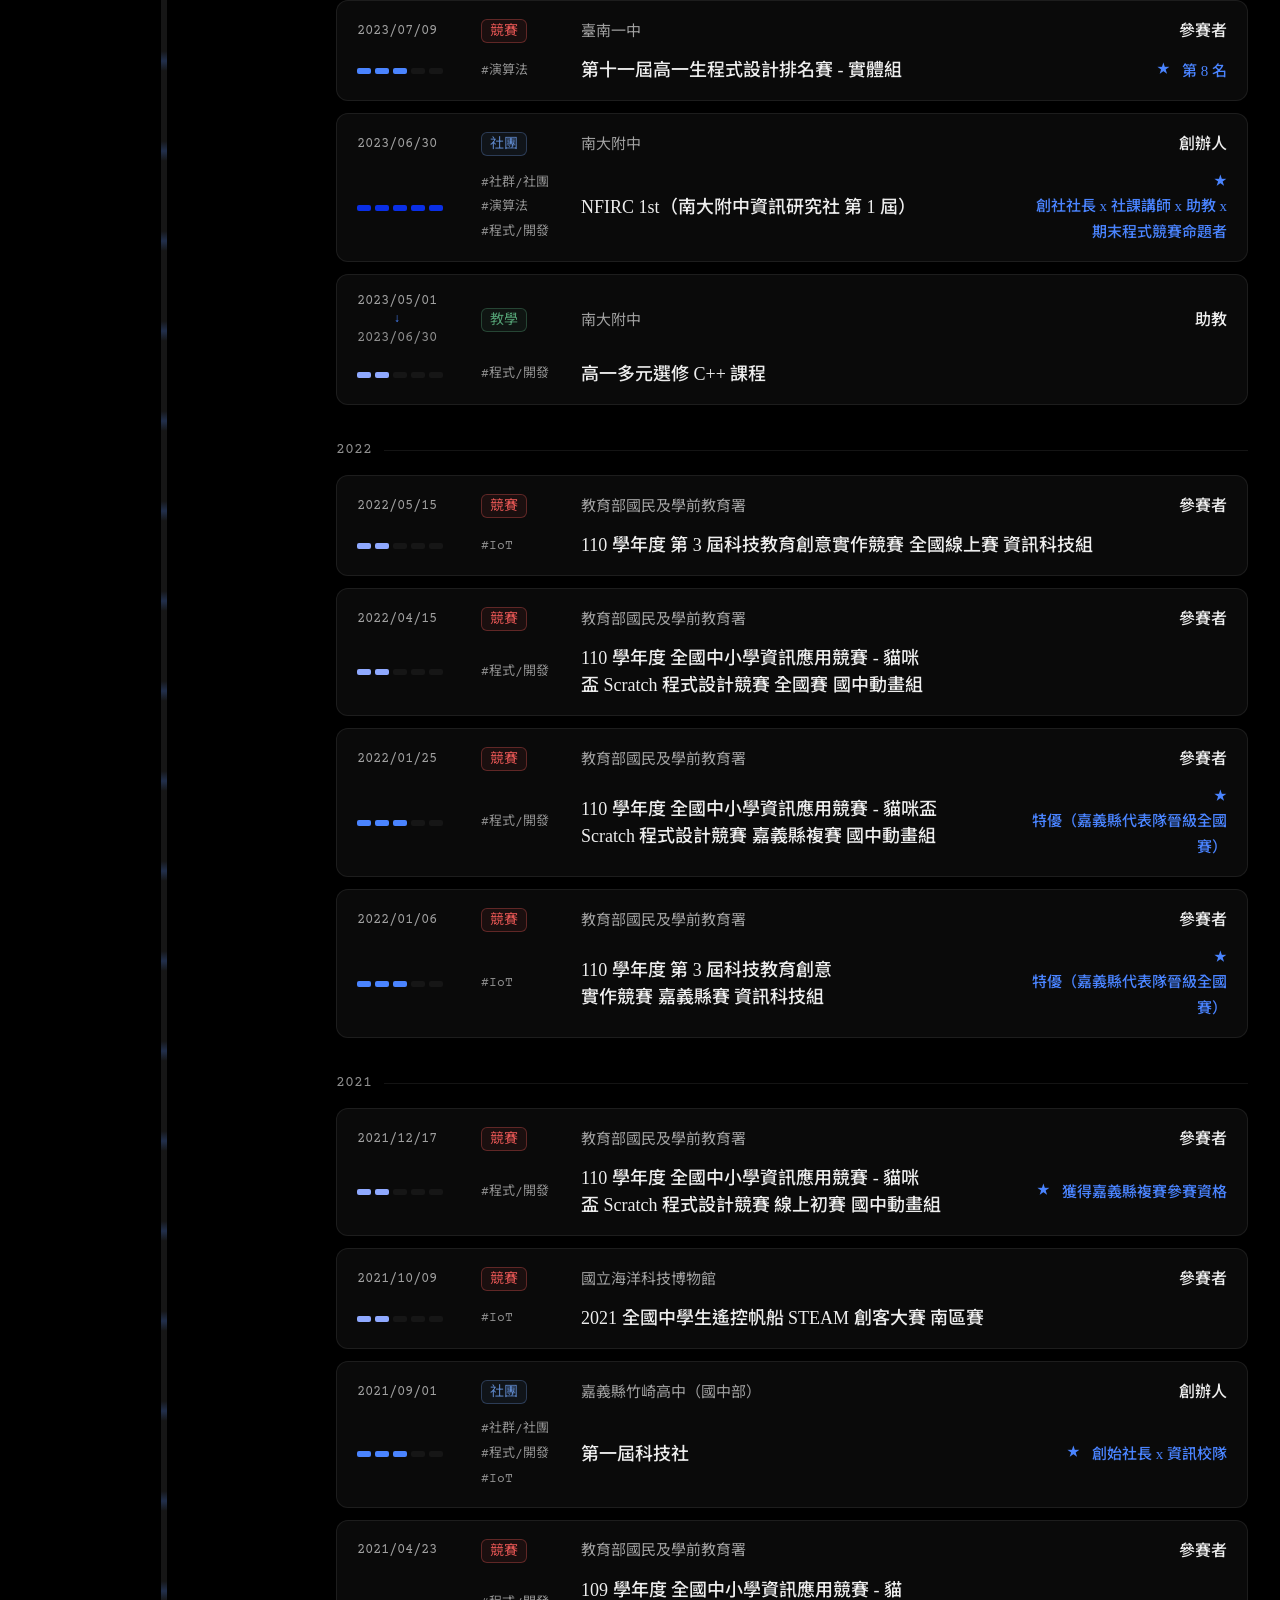
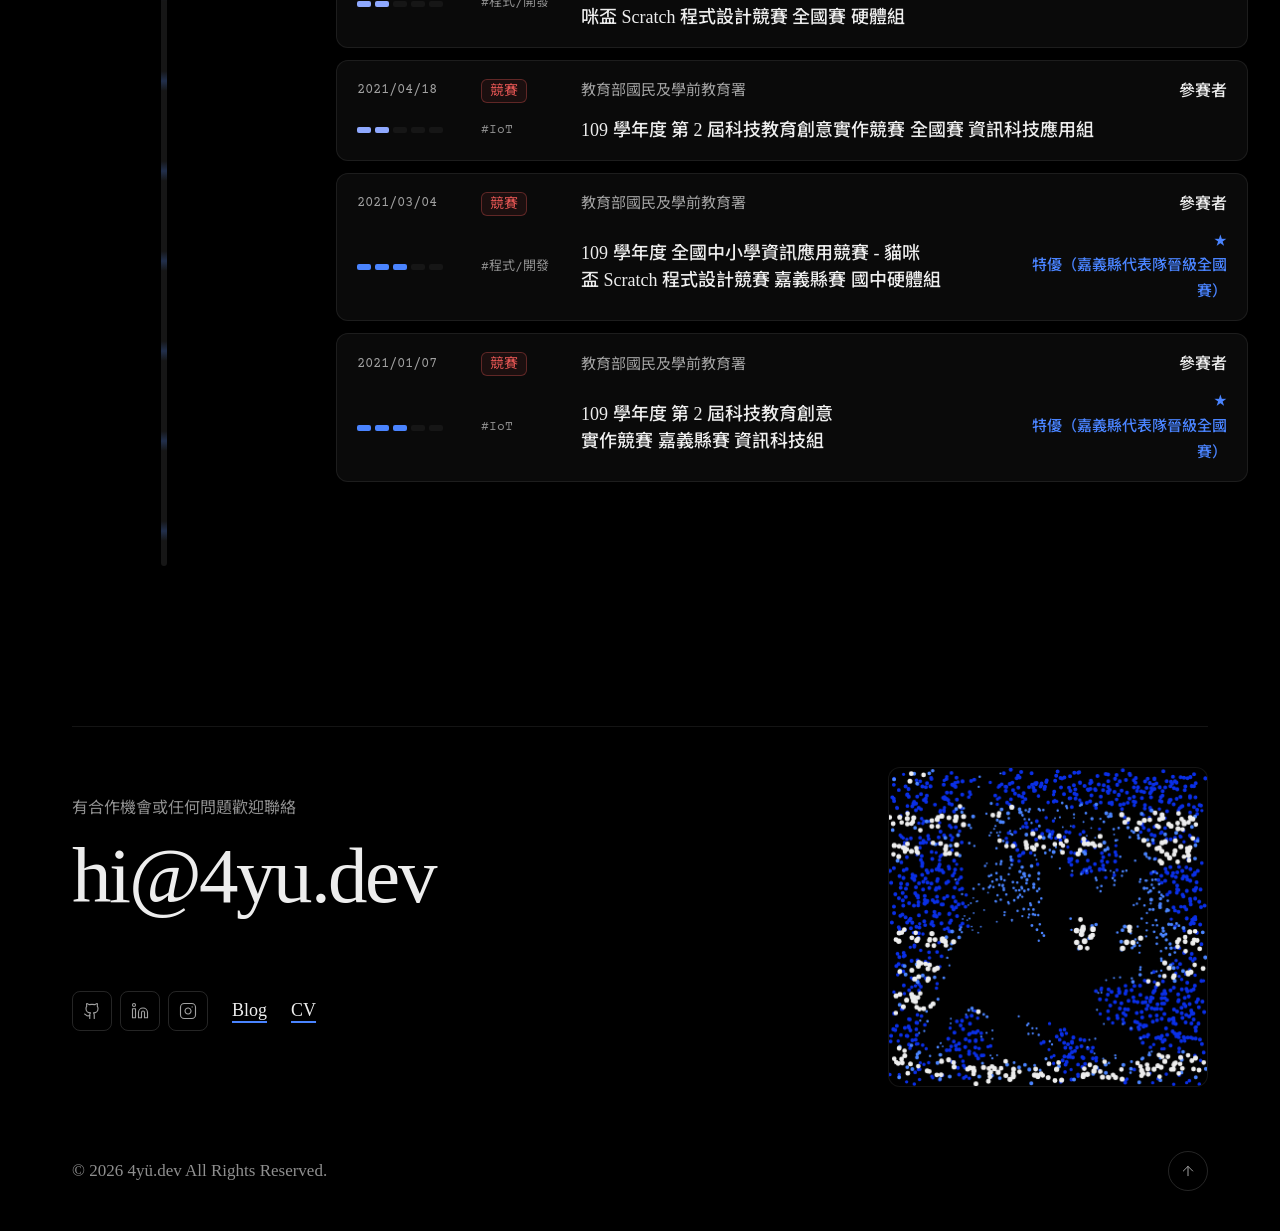
<file: experience.html>
<!DOCTYPE html>
<html lang="zh-Hant">
<head>
  <meta charset="UTF-8">
  <meta name="viewport" content="width=device-width, initial-scale=1">
  <title>經歷 | 4yü.dev</title>
  <meta name="description" content="4yü 的經歷時間線：研究、競賽、社群、教學、活動籌辦與營隊，從國中到大學。">
  <link rel="canonical" href="https://4yu.dev/experience">
  <meta name="author" content="4yü">
  <meta property="og:type" content="website">
  <meta property="og:site_name" content="4yü.dev">
  <meta property="og:locale" content="zh_TW">
  <meta property="og:title" content="經歷 | 4yü.dev">
  <meta property="og:description" content="4yü 的經歷時間線：研究、競賽、社群、教學、活動籌辦與營隊，從國中到大學。">
  <meta property="og:url" content="https://4yu.dev/experience">
  <meta property="og:image" content="https://4yu.dev/content/img/profile/og.jpg">
  <meta property="og:image:width" content="1200">
  <meta property="og:image:height" content="630">
  <meta property="og:image:alt" content="4yü.dev：國立中央大學資訊工程學系，NLP 與 Deep RL">
  <meta name="twitter:card" content="summary_large_image">
  <meta name="twitter:title" content="經歷 | 4yü.dev">
  <meta name="twitter:description" content="4yü 的經歷時間線：研究、競賽、社群、教學、活動籌辦與營隊，從國中到大學。">
  <meta name="twitter:image" content="https://4yu.dev/content/img/profile/og.jpg">
  <link rel="manifest" href="site.webmanifest">
  <meta name="theme-color" content="#050b17">
  <link rel="icon" href="favicon.ico" sizes="any">
  <link rel="icon" type="image/png" href="content/img/profile/favicon-32.png" sizes="32x32">
  <link rel="apple-touch-icon" href="content/img/profile/favicon-180.png">
  <link rel="preconnect" href="https://fonts.googleapis.com">
  <link rel="preconnect" href="https://fonts.gstatic.com" crossorigin>
  <link rel="preload" href="content/projects.json" as="fetch" crossorigin>
  <link rel="preload" href="content/experience.json" as="fetch" crossorigin>
  <link rel="stylesheet" href="https://fonts.googleapis.com/css2?family=Courier+Prime&family=Noto+Sans+TC:wght@400;500&family=Tinos&display=swap">
  <link rel="stylesheet" href="assets/style.css">
  <script>/* 第一次進站：先蓋住畫面，等 app.js 的點陣加載動畫接手（AGENTS.md §6.5） */document.documentElement.classList.add("js");try{if(!sessionStorage.getItem("loaded")&&!matchMedia("(prefers-reduced-motion: reduce)").matches)document.documentElement.classList.add("is-loading")}catch(e){}</script>
</head>
<body class="page-experience">
  <div class="progress" aria-hidden="true"></div>
  <div class="curtain" aria-hidden="true"><span class="wordmark"><img class="wordmark-logo" src="content/img/profile/logo.webp" alt="" width="243" height="144"><span>4yü<span class="wordmark-tld">.dev</span></span></span></div>
  <div class="cursor" aria-hidden="true"><span class="cursor-dot"></span><span class="cursor-ring"><span class="cursor-label"></span></span></div>
  <header class="site-header">
    <a class="wordmark" href="./" aria-label="4yü.dev 首頁"><img class="wordmark-logo" src="content/img/profile/logo.webp" alt="" width="243" height="144"><span>4yü<span class="wordmark-tld">.dev</span></span></a>
    <nav class="nav" aria-label="主要連結">
      <span class="nav-hover" aria-hidden="true"></span>
      <a href="experience" aria-current="page">經歷</a>
      <a href="projects">專案</a>
    </nav>
    <div class="nav-actions">
      <a class="nav-text" href="https://blog.4yu.dev">Blog</a>
      <a class="nav-icon" href="https://github.com/ShiYu0318" target="_blank" rel="noopener" aria-label="GitHub" title="GitHub"><svg class="icon" viewBox="0 0 24 24" aria-hidden="true"><path d="M15 22v-4a4.8 4.8 0 0 0-1-3.5c3 0 6-2 6-5.5.08-1.25-.27-2.48-1-3.5.28-1.15.28-2.35 0-3.5 0 0-1 0-3 1.5-2.64-.5-5.36-.5-8 0C6 2 5 2 5 2c-.3 1.15-.3 2.35 0 3.5A5.403 5.403 0 0 0 4 9c0 3.5 3 5.5 6 5.5-.39.49-.68 1.05-.85 1.65-.17.6-.22 1.23-.15 1.85v4"/><path d="M9 18c-4.51 2-5-2-7-2"/></svg></a>
      <button class="search-trigger" type="button" data-palette-open aria-label="搜尋專案（⌘K）" title="搜尋專案（⌘K）"><svg class="icon" viewBox="0 0 24 24" aria-hidden="true"><circle cx="11" cy="11" r="8"/><path d="m21 21-4.3-4.3"/></svg></button>
    </div>
  </header>

  <main>
    <section class="exp-page" aria-labelledby="exp-page-title">
      <header class="exp-head">
        <a class="back-link" href="./"><svg class="icon" viewBox="0 0 24 24" aria-hidden="true"><path d="m12 19-7-7 7-7"/><path d="M19 12H5"/></svg>首頁</a>
        <p class="meta" id="exp-meta"></p>
        <h1 id="exp-page-title">經歷</h1>
        <div class="exp-toolbar">
          <button id="exp-filter-toggle" class="button exp-tool" type="button" aria-expanded="false" aria-controls="exp-filters"><svg class="icon" viewBox="0 0 24 24" aria-hidden="true"><path d="M22 3H2l8 9.46V19l4 2v-8.54L22 3z"/></svg>篩選<span class="count" id="exp-filter-count"></span></button>
          <div class="exp-sortwrap">
            <button id="exp-sort" class="button exp-tool exp-sort" type="button" aria-haspopup="menu" aria-expanded="false" aria-controls="exp-sort-menu" aria-label="排序：時間，新到舊"><svg class="icon" viewBox="0 0 24 24" aria-hidden="true"><path d="M3 6h10"/><path d="M3 12h7"/><path d="M3 18h4"/><path d="M18 4v16m-4-4 4 4 4-4"/></svg><span class="sort-label">時間</span><span class="sort-dir">新到舊</span><svg class="icon chev" viewBox="0 0 24 24" aria-hidden="true"><path d="m6 9 6 6 6-6"/></svg></button>
            <div id="exp-sort-menu" class="exp-sort-menu" role="menu" aria-label="排序" hidden></div>
          </div>
          <button id="exp-clear" class="exp-clear" type="button" hidden>清除篩選</button>
          <p class="meta exp-shown" id="exp-shown" aria-live="polite"></p>
        </div>
        <div id="exp-filters" class="exp-filters" hidden></div>
      </header>
      <div id="exp-groups" class="exp-tm"></div>
      <p id="exp-empty" class="empty" hidden>沒有符合篩選條件的經歷</p>
    </section>
  </main>

  <footer id="contact" class="site-footer"></footer>

  <dialog id="palette" class="palette" aria-label="搜尋專案">
    <div class="palette-field"><svg class="icon" viewBox="0 0 24 24" aria-hidden="true"><circle cx="11" cy="11" r="8"/><path d="m21 21-4.3-4.3"/></svg><input id="palette-input" type="search" placeholder="搜尋專案、技術或領域" autocomplete="off" aria-controls="palette-list"><kbd class="palette-kbd" aria-label="快捷鍵 Command K">⌘K</kbd></div>
    <ul id="palette-list" class="palette-list" role="listbox"></ul>
    <p class="palette-hint meta"><kbd>↑</kbd><kbd>↓</kbd> 選擇　<kbd>Enter</kbd> 開啟　<kbd>Esc</kbd> 關閉</p>
  </dialog>

  <script src="assets/vendor/gsap.min.js" defer></script>
  <script src="assets/vendor/ScrollTrigger.min.js" defer></script>
  <script src="assets/vendor/SplitText.min.js" defer></script>
  <script src="assets/vendor/ScrambleTextPlugin.min.js" defer></script>
  <script src="assets/vendor/lenis.min.js" defer></script>
  <script src="assets/app.js" defer></script>
</body>
</html>
</file>
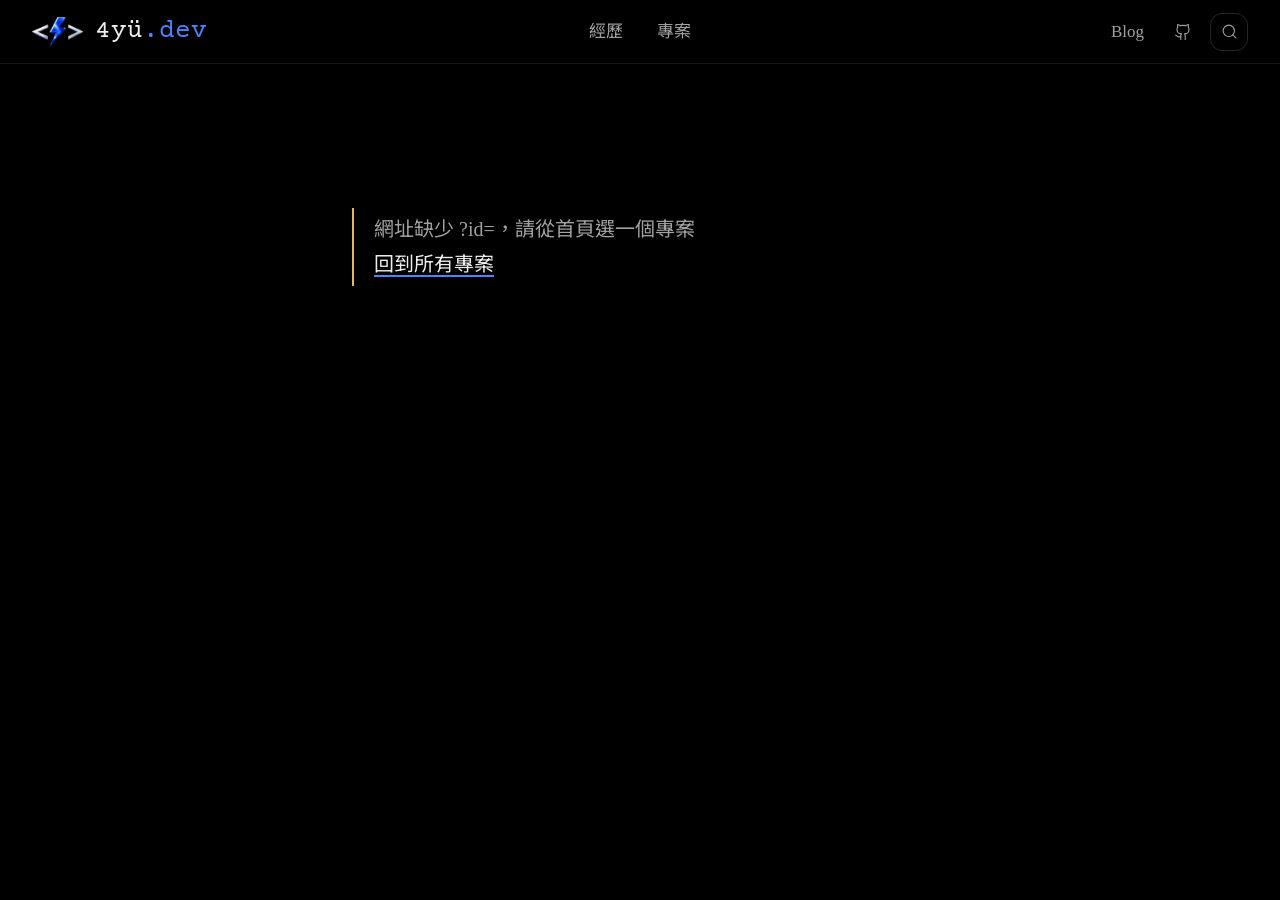
<file: project.html>
<!DOCTYPE html>
<html lang="zh-Hant">
<head>
  <meta charset="UTF-8">
  <meta name="viewport" content="width=device-width, initial-scale=1">
  <title>專案 | 4yü.dev</title>
  <meta name="description" content="4yü 的專案介紹。">
  <link rel="canonical" href="https://4yu.dev/projects">
  <meta name="author" content="4yü">
  <meta property="og:type" content="article">
  <meta property="og:site_name" content="4yü.dev">
  <meta property="og:locale" content="zh_TW">
  <meta property="og:title" content="專案 | 4yü.dev">
  <meta property="og:description" content="4yü 的專案介紹。">
  <meta property="og:url" content="https://4yu.dev/projects">
  <meta property="og:image" content="https://4yu.dev/content/img/profile/og.jpg">
  <meta property="og:image:width" content="1200">
  <meta property="og:image:height" content="630">
  <meta property="og:image:alt" content="4yü.dev：國立中央大學資訊工程學系，NLP 與 Deep RL">
  <meta name="twitter:card" content="summary_large_image">
  <meta name="twitter:title" content="專案 | 4yü.dev">
  <meta name="twitter:description" content="4yü 的專案介紹。">
  <meta name="twitter:image" content="https://4yu.dev/content/img/profile/og.jpg">
  <link rel="manifest" href="site.webmanifest">
  <meta name="theme-color" content="#050b17">
  <link rel="icon" href="favicon.ico" sizes="any">
  <link rel="icon" type="image/png" href="content/img/profile/favicon-32.png" sizes="32x32">
  <link rel="apple-touch-icon" href="content/img/profile/favicon-180.png">
  <link rel="preconnect" href="https://fonts.googleapis.com">
  <link rel="preconnect" href="https://fonts.gstatic.com" crossorigin>
  <link rel="preload" href="content/projects.json" as="fetch" crossorigin>
  <link rel="stylesheet" href="https://fonts.googleapis.com/css2?family=Courier+Prime&family=Noto+Sans+TC:wght@400;500&family=Tinos&display=swap">
  <link rel="stylesheet" href="assets/style.css">
  <script>/* 第一次進站：先蓋住畫面，等 app.js 的點陣加載動畫接手（AGENTS.md §6.5） */document.documentElement.classList.add("js");try{if(!sessionStorage.getItem("loaded")&&!matchMedia("(prefers-reduced-motion: reduce)").matches)document.documentElement.classList.add("is-loading")}catch(e){}</script>
</head>
<body class="page-project">
  <div class="progress" aria-hidden="true"></div>
  <div class="curtain" aria-hidden="true"><span class="wordmark"><img class="wordmark-logo" src="content/img/profile/logo.webp" alt="" width="243" height="144"><span>4yü<span class="wordmark-tld">.dev</span></span></span></div>
  <div class="cursor" aria-hidden="true"><span class="cursor-dot"></span><span class="cursor-ring"><span class="cursor-label"></span></span></div>
  <header class="site-header">
    <a class="wordmark" href="./" aria-label="4yü.dev 首頁"><img class="wordmark-logo" src="content/img/profile/logo.webp" alt="" width="243" height="144"><span>4yü<span class="wordmark-tld">.dev</span></span></a>
    <nav class="nav" aria-label="主要連結">
      <span class="nav-hover" aria-hidden="true"></span>
      <button id="toc-toggle" class="toc-toggle" type="button" aria-controls="toc" aria-expanded="false">目錄</button>
      <a href="experience">經歷</a>
      <a href="projects">專案</a>
    </nav>
    <div class="nav-actions">
      <a class="nav-text" href="https://blog.4yu.dev">Blog</a>
      <a class="nav-icon" href="https://github.com/ShiYu0318" target="_blank" rel="noopener" aria-label="GitHub" title="GitHub"><svg class="icon" viewBox="0 0 24 24" aria-hidden="true"><path d="M15 22v-4a4.8 4.8 0 0 0-1-3.5c3 0 6-2 6-5.5.08-1.25-.27-2.48-1-3.5.28-1.15.28-2.35 0-3.5 0 0-1 0-3 1.5-2.64-.5-5.36-.5-8 0C6 2 5 2 5 2c-.3 1.15-.3 2.35 0 3.5A5.403 5.403 0 0 0 4 9c0 3.5 3 5.5 6 5.5-.39.49-.68 1.05-.85 1.65-.17.6-.22 1.23-.15 1.85v4"/><path d="M9 18c-4.51 2-5-2-7-2"/></svg></a>
      <button class="search-trigger" type="button" data-palette-open aria-label="搜尋專案（⌘K）" title="搜尋專案（⌘K）"><svg class="icon" viewBox="0 0 24 24" aria-hidden="true"><circle cx="11" cy="11" r="8"/><path d="m21 21-4.3-4.3"/></svg></button>
    </div>
  </header>

  <header id="project-head" class="project-head"></header>

  <div class="project-body">
    <aside id="toc" class="toc" aria-label="本頁目錄"></aside>
    <main class="project-main">
      <article id="article" class="prose">
        <p class="loading">載入中</p>
      </article>
      <nav id="pager" class="pager" aria-label="上一個與下一個專案"></nav>
    </main>
  </div>

  <footer id="contact" class="site-footer"></footer>

  <dialog id="palette" class="palette" aria-label="搜尋專案">
    <div class="palette-field"><svg class="icon" viewBox="0 0 24 24" aria-hidden="true"><circle cx="11" cy="11" r="8"/><path d="m21 21-4.3-4.3"/></svg><input id="palette-input" type="search" placeholder="搜尋專案、技術或領域" autocomplete="off" aria-controls="palette-list"><kbd class="palette-kbd" aria-label="快捷鍵 Command K">⌘K</kbd></div>
    <ul id="palette-list" class="palette-list" role="listbox"></ul>
    <p class="palette-hint meta"><kbd>↑</kbd><kbd>↓</kbd> 選擇　<kbd>Enter</kbd> 開啟　<kbd>Esc</kbd> 關閉</p>
  </dialog>

  <script src="assets/vendor/marked.min.js" defer></script>
  <script src="assets/vendor/highlight.min.js" defer></script>
  <script src="assets/vendor/gsap.min.js" defer></script>
  <script src="assets/vendor/ScrollTrigger.min.js" defer></script>
  <script src="assets/vendor/SplitText.min.js" defer></script>
  <script src="assets/vendor/ScrambleTextPlugin.min.js" defer></script>
  <script src="assets/vendor/lenis.min.js" defer></script>
  <script src="assets/app.js" defer></script>
</body>
</html>
</file>
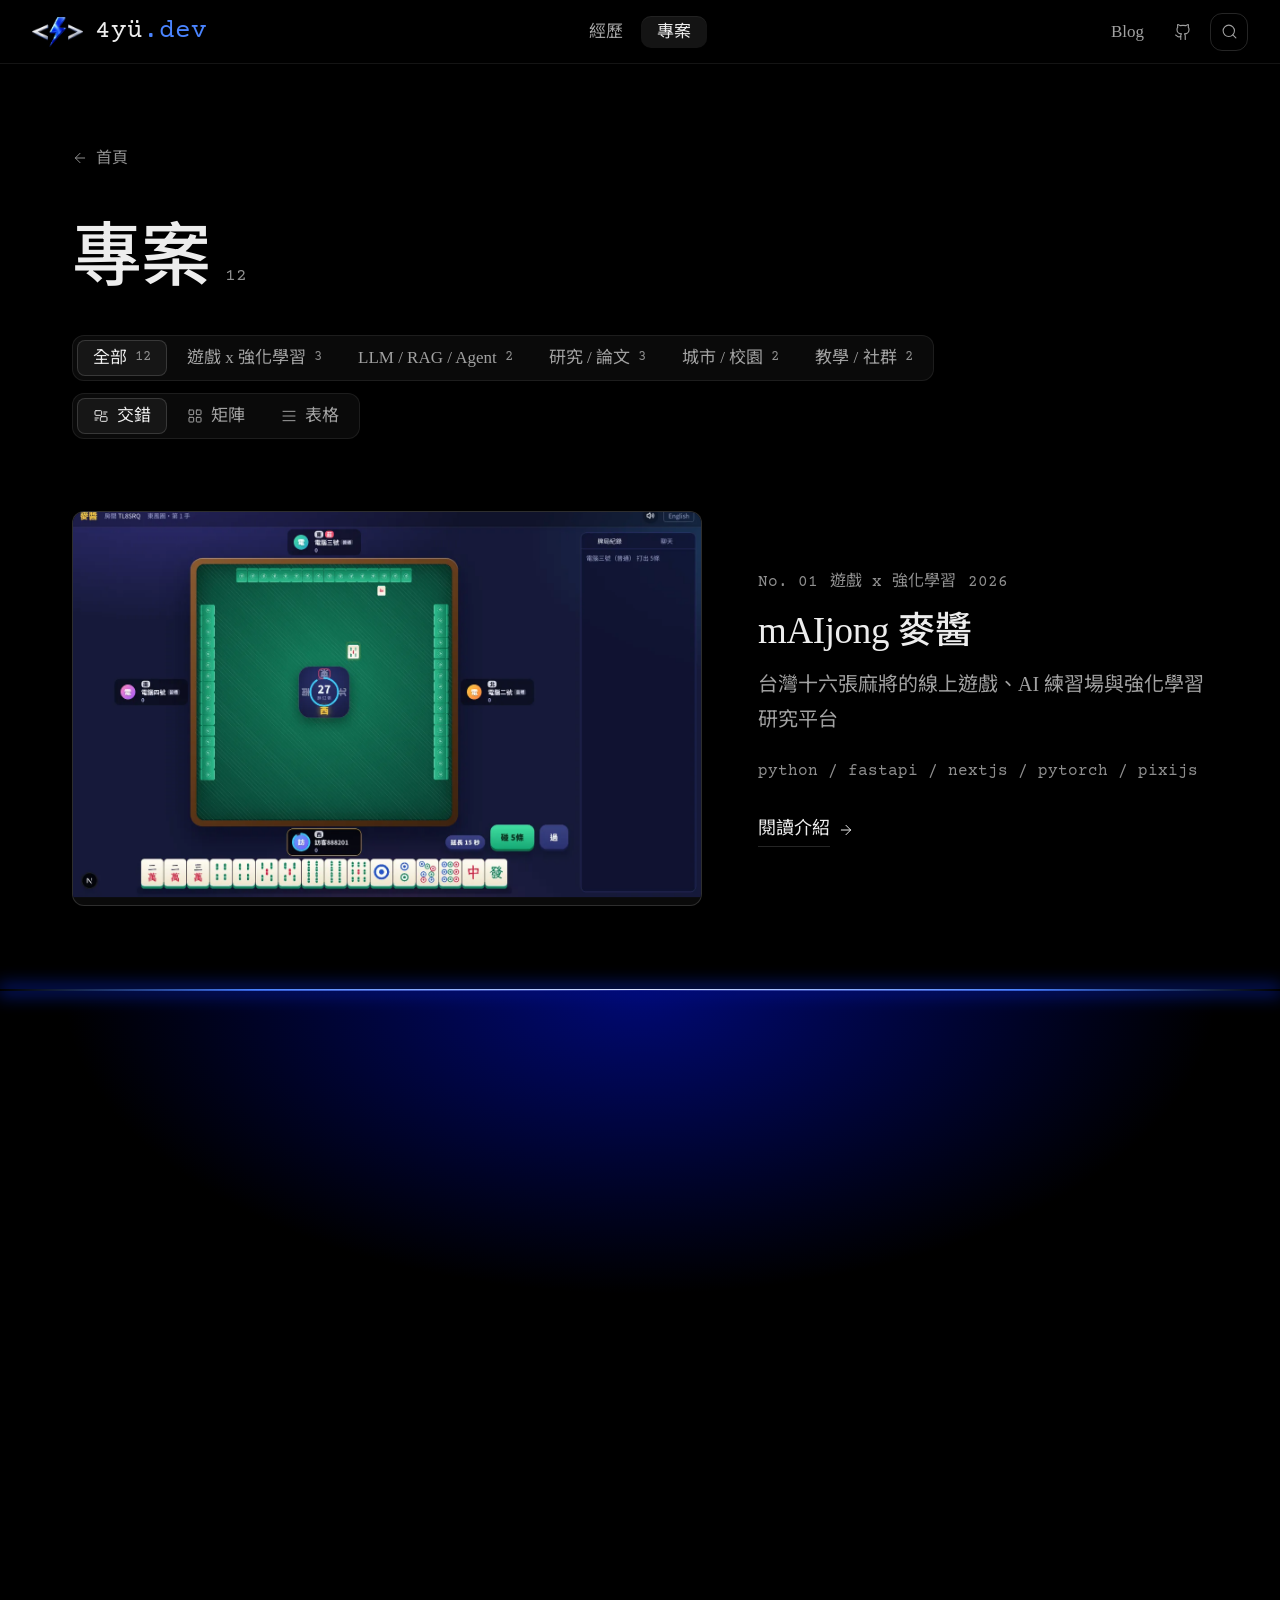
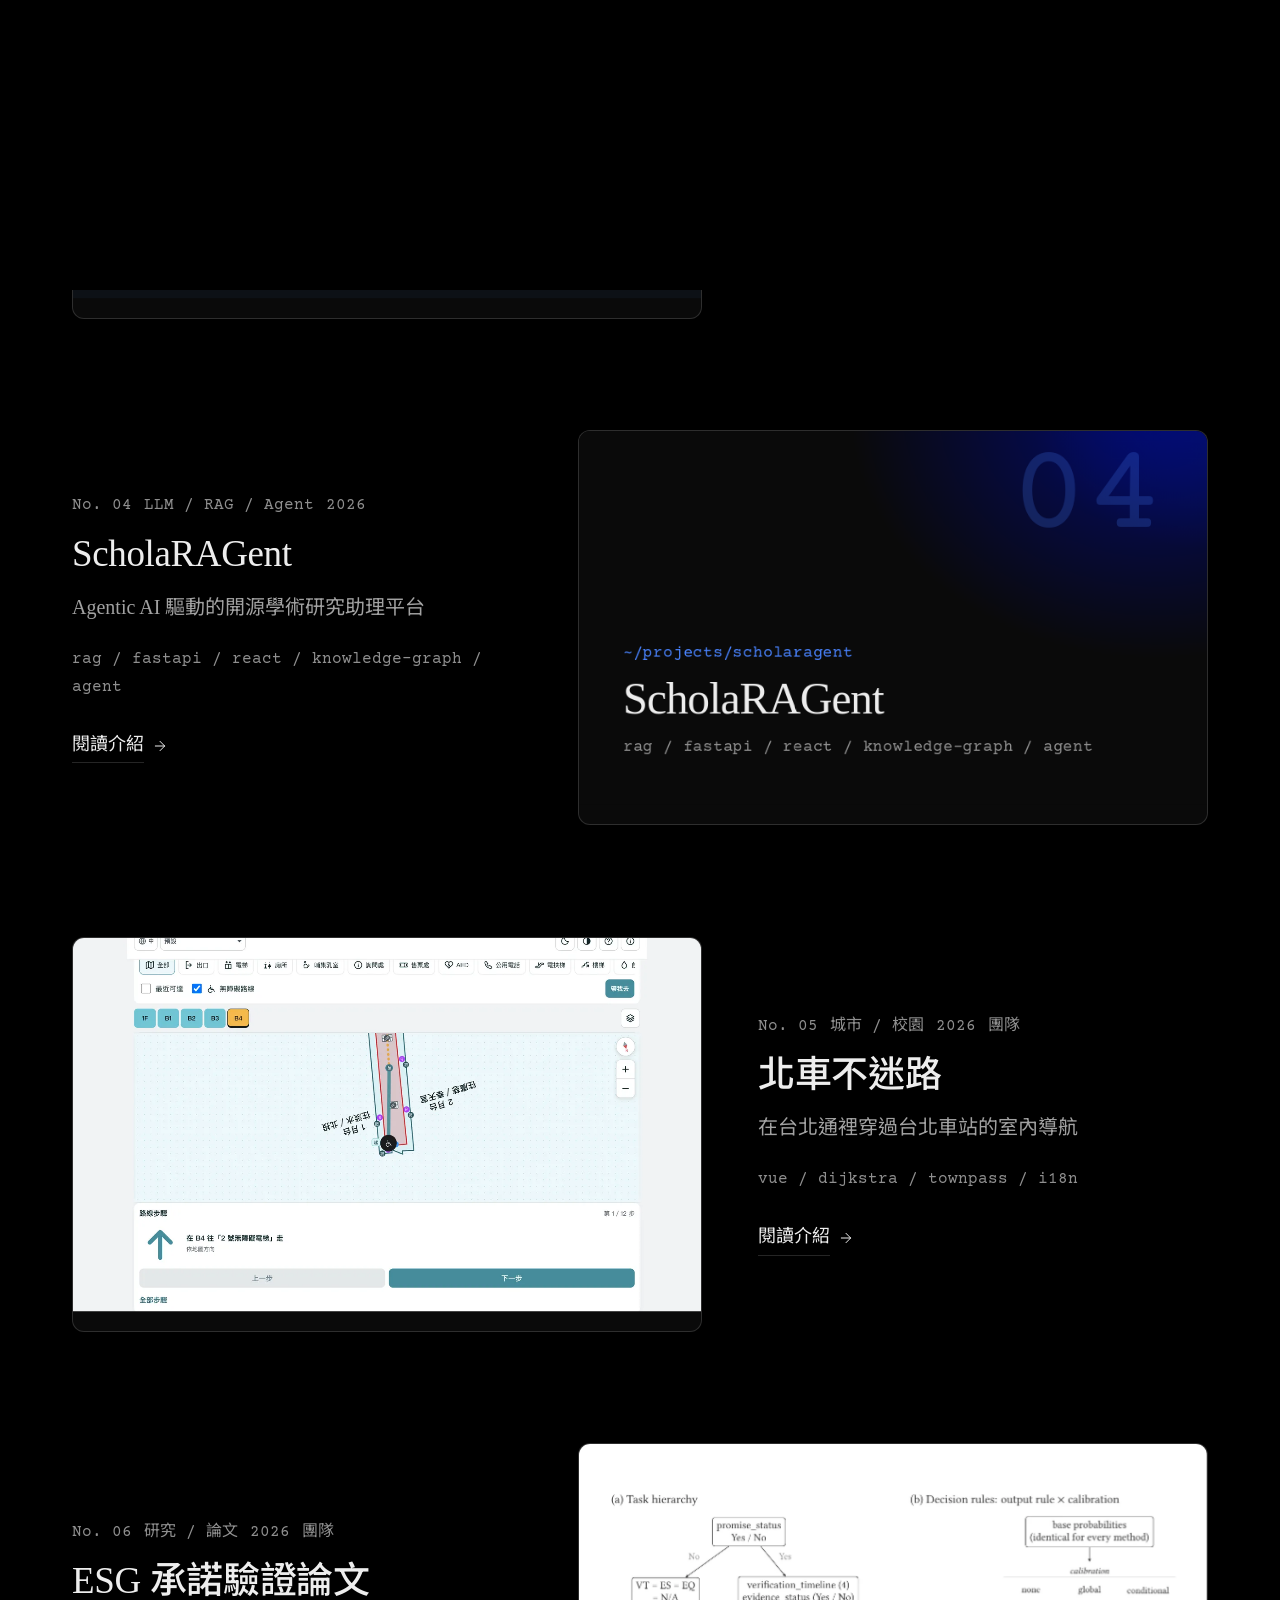
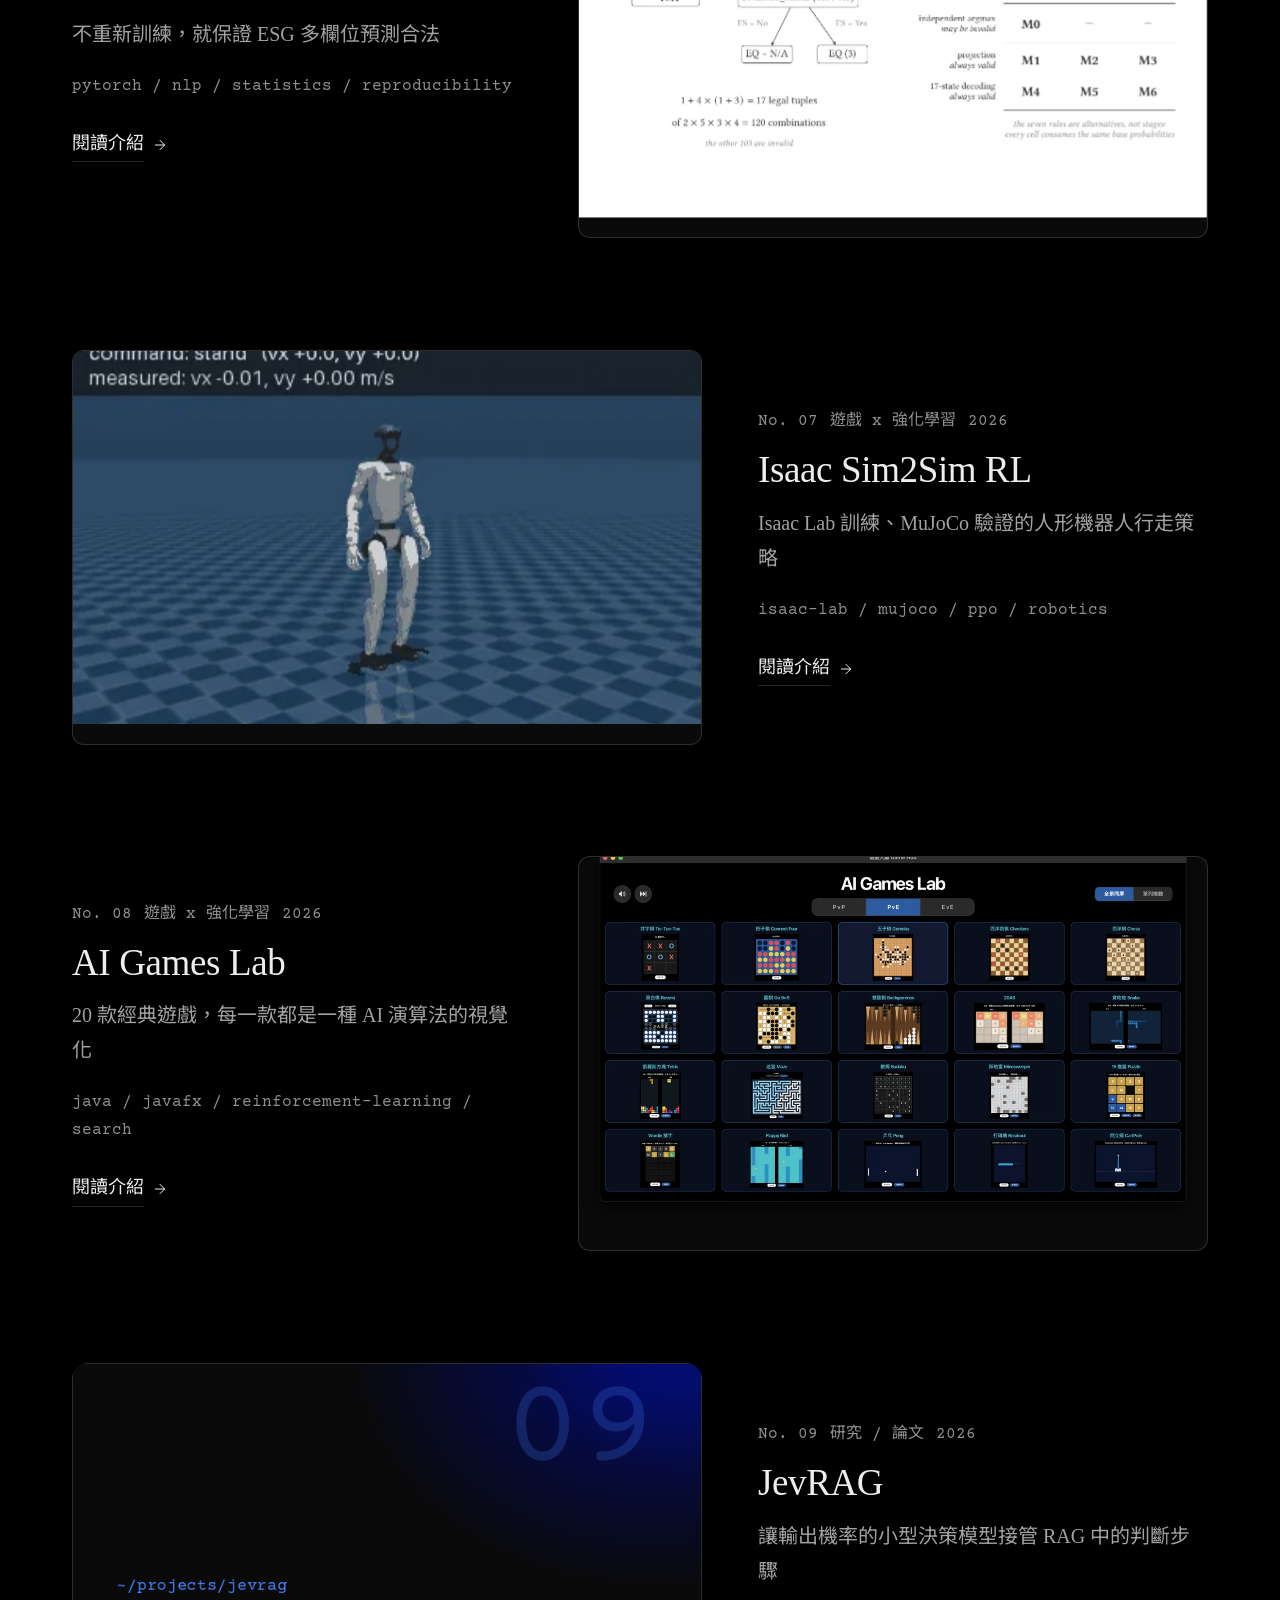
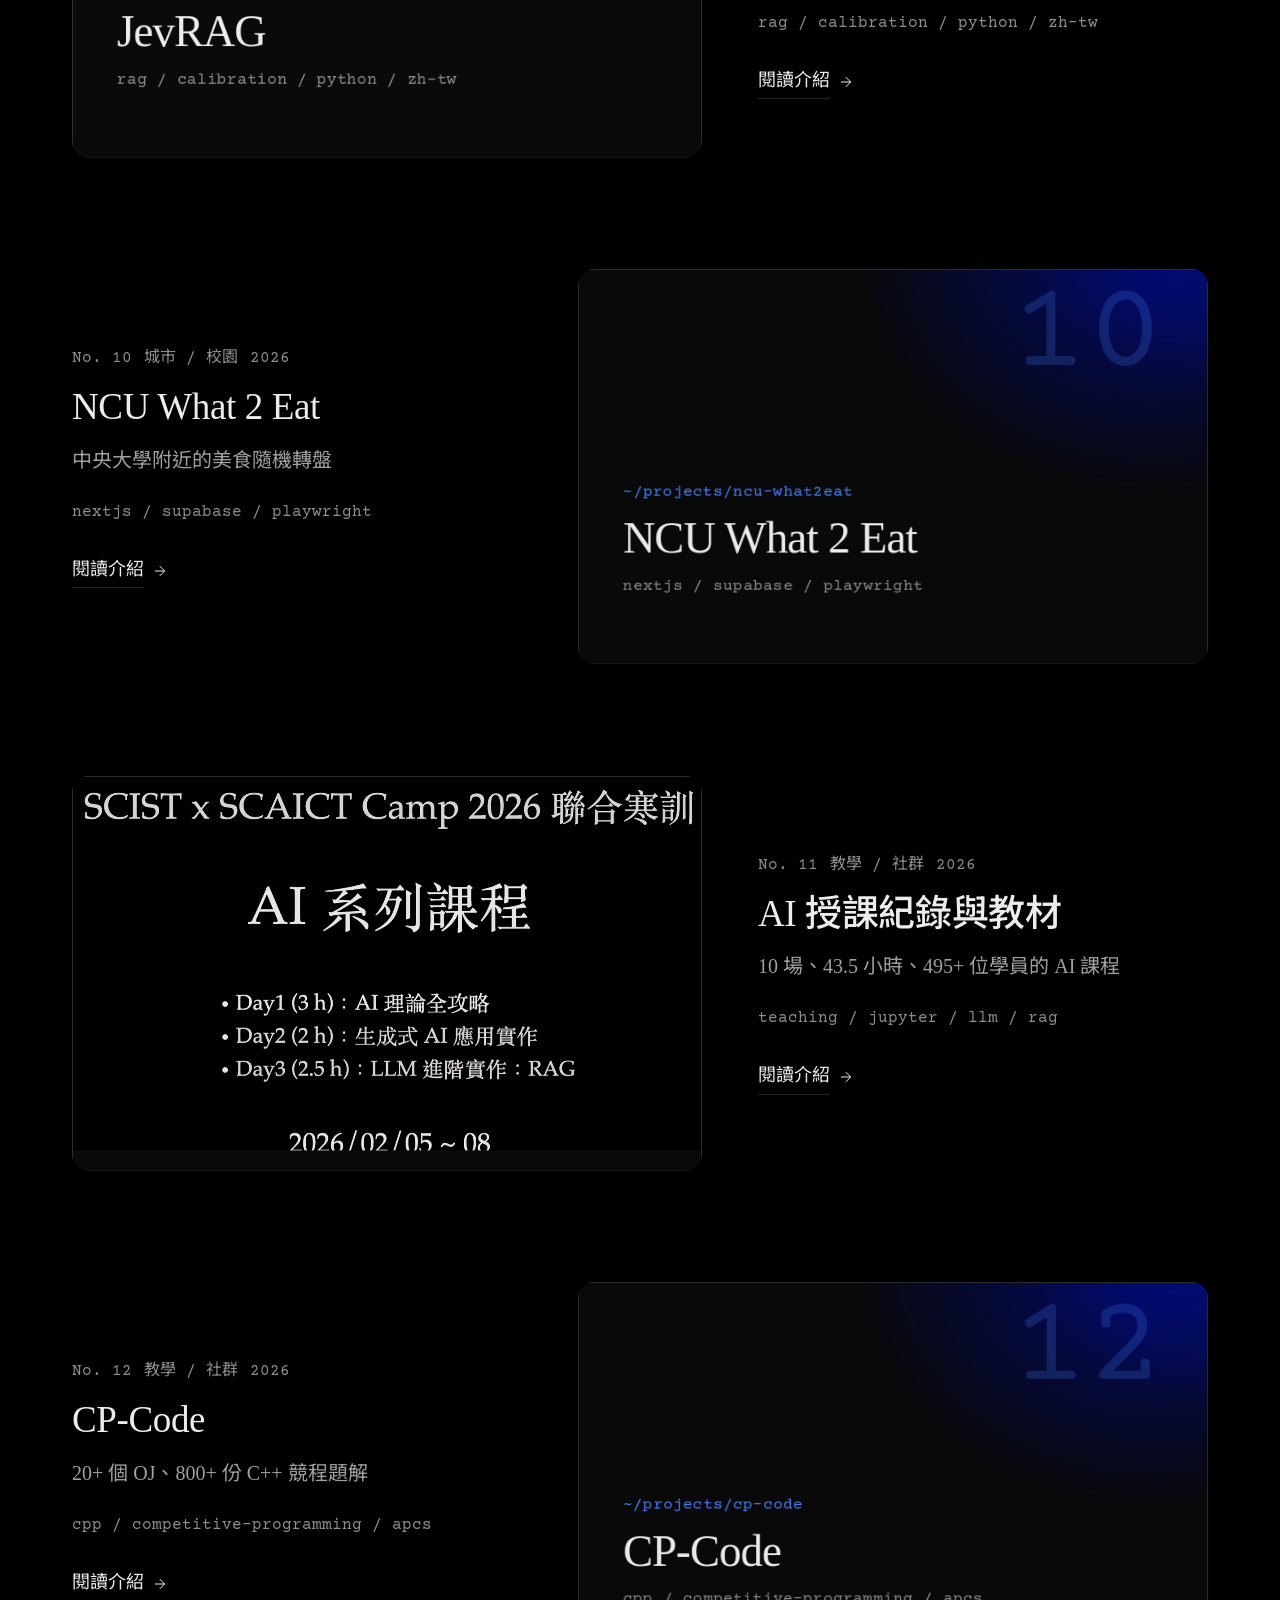
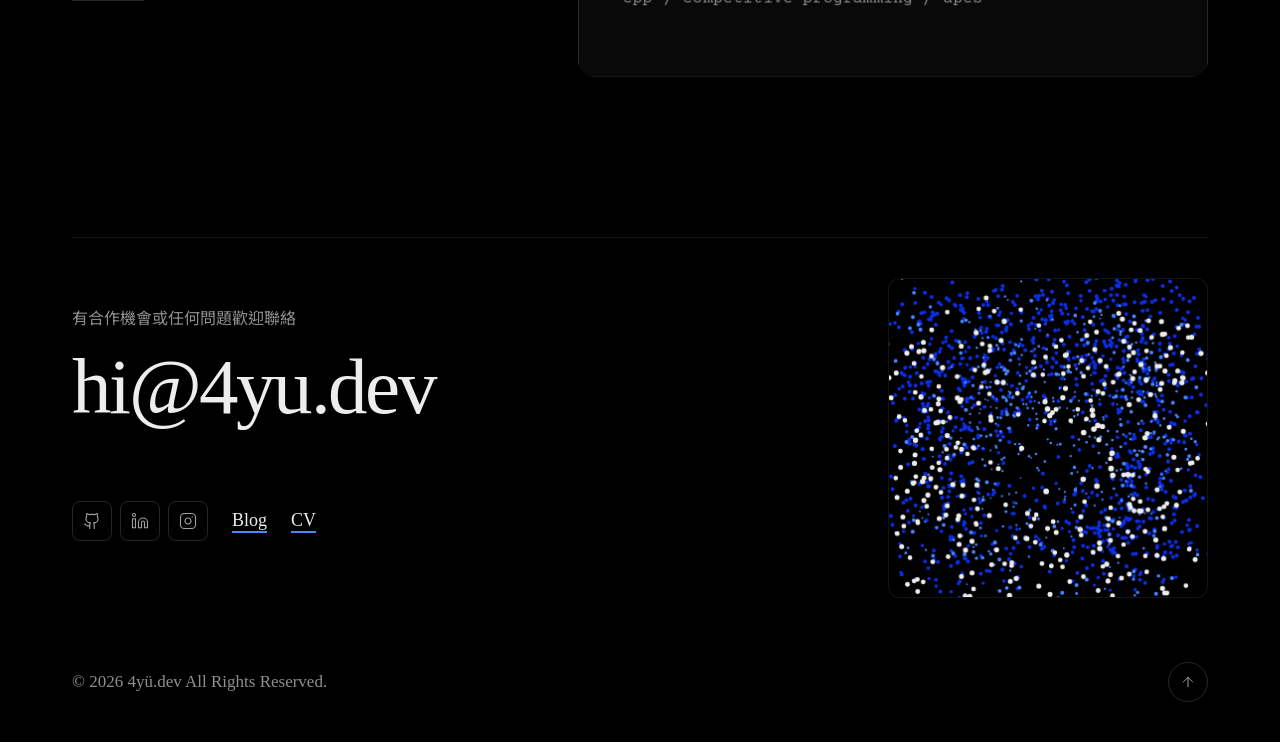
<file: projects.html>
<!DOCTYPE html>
<html lang="zh-Hant">
<head>
  <meta charset="UTF-8">
  <meta name="viewport" content="width=device-width, initial-scale=1">
  <title>專案 | 4yü.dev</title>
  <meta name="description" content="4yü 的專案：強化學習遊戲平台、RAG 與 AI Agent、ESG 論文、城市與校園工具、AI 教學教材，附技術架構與成果。">
  <link rel="canonical" href="https://4yu.dev/projects">
  <meta name="author" content="4yü">
  <meta property="og:type" content="website">
  <meta property="og:site_name" content="4yü.dev">
  <meta property="og:locale" content="zh_TW">
  <meta property="og:title" content="專案 | 4yü.dev">
  <meta property="og:description" content="4yü 的專案：強化學習遊戲平台、RAG 與 AI Agent、ESG 論文、城市與校園工具、AI 教學教材，附技術架構與成果。">
  <meta property="og:url" content="https://4yu.dev/projects">
  <meta property="og:image" content="https://4yu.dev/content/img/profile/og.jpg">
  <meta property="og:image:width" content="1200">
  <meta property="og:image:height" content="630">
  <meta property="og:image:alt" content="4yü.dev：國立中央大學資訊工程學系，NLP 與 Deep RL">
  <meta name="twitter:card" content="summary_large_image">
  <meta name="twitter:title" content="專案 | 4yü.dev">
  <meta name="twitter:description" content="4yü 的專案：強化學習遊戲平台、RAG 與 AI Agent、ESG 論文、城市與校園工具、AI 教學教材，附技術架構與成果。">
  <meta name="twitter:image" content="https://4yu.dev/content/img/profile/og.jpg">
  <link rel="manifest" href="site.webmanifest">
  <meta name="theme-color" content="#050b17">
  <link rel="icon" href="favicon.ico" sizes="any">
  <link rel="icon" type="image/png" href="content/img/profile/favicon-32.png" sizes="32x32">
  <link rel="apple-touch-icon" href="content/img/profile/favicon-180.png">
  <link rel="preconnect" href="https://fonts.googleapis.com">
  <link rel="preconnect" href="https://fonts.gstatic.com" crossorigin>
  <link rel="preload" href="content/projects.json" as="fetch" crossorigin>
  <link rel="stylesheet" href="https://fonts.googleapis.com/css2?family=Courier+Prime&family=Noto+Sans+TC:wght@400;500&family=Tinos&display=swap">
  <link rel="stylesheet" href="assets/style.css">
  <script>/* 第一次進站：先蓋住畫面，等 app.js 的點陣加載動畫接手（AGENTS.md §6.5） */document.documentElement.classList.add("js");try{if(!sessionStorage.getItem("loaded")&&!matchMedia("(prefers-reduced-motion: reduce)").matches)document.documentElement.classList.add("is-loading")}catch(e){}</script>
</head>
<body class="page-projects">
  <div class="progress" aria-hidden="true"></div>
  <div class="curtain" aria-hidden="true"><span class="wordmark"><img class="wordmark-logo" src="content/img/profile/logo.webp" alt="" width="243" height="144"><span>4yü<span class="wordmark-tld">.dev</span></span></span></div>
  <div class="cursor" aria-hidden="true"><span class="cursor-dot"></span><span class="cursor-ring"><span class="cursor-label"></span></span></div>
  <header class="site-header">
    <a class="wordmark" href="./" aria-label="4yü.dev 首頁"><img class="wordmark-logo" src="content/img/profile/logo.webp" alt="" width="243" height="144"><span>4yü<span class="wordmark-tld">.dev</span></span></a>
    <nav class="nav" aria-label="主要連結">
      <span class="nav-hover" aria-hidden="true"></span>
      <a href="experience">經歷</a>
      <a href="projects" aria-current="page">專案</a>
    </nav>
    <div class="nav-actions">
      <a class="nav-text" href="https://blog.4yu.dev">Blog</a>
      <a class="nav-icon" href="https://github.com/ShiYu0318" target="_blank" rel="noopener" aria-label="GitHub" title="GitHub"><svg class="icon" viewBox="0 0 24 24" aria-hidden="true"><path d="M15 22v-4a4.8 4.8 0 0 0-1-3.5c3 0 6-2 6-5.5.08-1.25-.27-2.48-1-3.5.28-1.15.28-2.35 0-3.5 0 0-1 0-3 1.5-2.64-.5-5.36-.5-8 0C6 2 5 2 5 2c-.3 1.15-.3 2.35 0 3.5A5.403 5.403 0 0 0 4 9c0 3.5 3 5.5 6 5.5-.39.49-.68 1.05-.85 1.65-.17.6-.22 1.23-.15 1.85v4"/><path d="M9 18c-4.51 2-5-2-7-2"/></svg></a>
      <button class="search-trigger" type="button" data-palette-open aria-label="搜尋專案（⌘K）" title="搜尋專案（⌘K）"><svg class="icon" viewBox="0 0 24 24" aria-hidden="true"><circle cx="11" cy="11" r="8"/><path d="m21 21-4.3-4.3"/></svg></button>
    </div>
  </header>

  <main>
    <section id="projects" class="projects projects-page" aria-labelledby="projects-title">
      <a class="back-link" href="./"><svg class="icon" viewBox="0 0 24 24" aria-hidden="true"><path d="m12 19-7-7 7-7"/><path d="M19 12H5"/></svg>首頁</a>
      <div class="projects-head">
        <h1 id="projects-title">專案 <span id="project-count" class="meta"></span></h1>
        <div class="controls">
          <div id="filters" class="segmented" role="tablist" aria-label="依領域篩選"></div>
          <div id="views" class="segmented views" role="radiogroup" aria-label="顯示方式"></div>
        </div>
      </div>
      <div id="view-rows" class="view lead" data-view="rows"></div>
      <div id="view-grid" class="view grid" data-view="grid" hidden></div>
      <div id="view-table" class="view" data-view="table" hidden>
        <div class="index-head" aria-hidden="true"><span>No.</span><span>專案</span><span>領域</span><span>年份</span></div>
        <ol id="index" class="index"></ol>
      </div>
      <p id="empty" class="empty" hidden>這個領域還沒有專案</p>
    </section>
  </main>

  <footer id="contact" class="site-footer"></footer>

  <div class="preview" aria-hidden="true"></div>
  <dialog id="palette" class="palette" aria-label="搜尋專案">
    <div class="palette-field"><svg class="icon" viewBox="0 0 24 24" aria-hidden="true"><circle cx="11" cy="11" r="8"/><path d="m21 21-4.3-4.3"/></svg><input id="palette-input" type="search" placeholder="搜尋專案、技術或領域" autocomplete="off" aria-controls="palette-list"><kbd class="palette-kbd" aria-label="快捷鍵 Command K">⌘K</kbd></div>
    <ul id="palette-list" class="palette-list" role="listbox"></ul>
    <p class="palette-hint meta"><kbd>↑</kbd><kbd>↓</kbd> 選擇　<kbd>Enter</kbd> 開啟　<kbd>Esc</kbd> 關閉</p>
  </dialog>

  <script src="assets/vendor/gsap.min.js" defer></script>
  <script src="assets/vendor/ScrollTrigger.min.js" defer></script>
  <script src="assets/vendor/SplitText.min.js" defer></script>
  <script src="assets/vendor/ScrambleTextPlugin.min.js" defer></script>
  <script src="assets/vendor/lenis.min.js" defer></script>
  <script src="assets/vendor/Flip.min.js" defer></script>
  <script src="assets/app.js" defer></script>
</body>
</html>
</file>
<file: assets/style.css>
/* Hallmark · shape: kept · genre: modern-minimal · theme: brand · redesign: restyle
 * paper: oklch(0% 0 0) · accent: oklch(51% 0.27 266) · display: Times New Roman / Noto Sans TC · body: Times New Roman / Noto Sans TC · hero: kept · nav: kept, a full-width glass bar the user chose · footer: kept · signature: kept, the time-machine timeline
 * axes: black/serif/cobalt · posture: kept · surface: absolute · contrast: pass · fold: pass · v2.0.0 */
/* Hallmark · pre-emit critique: P3 H3 E3 S3 R3 V3 · weakest: V, the six-colour type tags are the user's pick and stay; the blue retreats to the logo's cobalt as light and one accent */
/* Hallmark · waive 29 · .site-header glass bar and .tm-dial CRT glow · both are the user's own picks, kept by request on 2026-11-18 */
/* Hallmark · waive 7b · --bg #000000 · pure black paper is the brief: "純黑深黑質感黑，Vercel 美學" */

/* =========================================================
   4yü.dev：全站唯一樣式表
   方向：純黑底（Vercel 式的黑、灰、細線），藍色只取自 Logo 的閃電：
   鈷藍當填色與光影，提亮的藍當少數文字強調（見 AGENTS.md §6）
   ========================================================= */

/* ---------- 1. 設計變數 ---------- */
:root {
  /* 中性色階：純黑，靠深淺不同的黑與白色細線分層，不帶色相 */
  --bg: #000000;
  --surface: #0a0a0a;
  --raised: #161616;
  --line: rgba(255, 255, 255, .08);
  --line-strong: rgba(255, 255, 255, .145);

  /* 文字三種角色：近白、灰、暗灰（都是中性灰） */
  --text: #ededed;
  --text-2: #a1a1a1;
  --muted: #8f8f8f;

  /* Logo 閃電的鈷藍：填色用（主要按鈕、頁尾點陣頭像、閱讀進度、光影） */
  --brand: #0a2fe6;
  --brand-hover: #2350f5;
  --on-brand: #ffffff;
  /* 閃電高光的藍：少數文字強調（在純黑上 6:1） */
  --accent: #4a84ff;
  /* 閃電暗面的深海軍藍：只當光影（首屏與面板後面的微光） */
  --navy: #000a80;
  --wip: #e0b866;

  /* 介面用的半透明層 */
  --glass: rgba(0, 0, 0, .72);
  --glass-strong: rgba(0, 0, 0, .86);
  --hover-fill: rgba(255, 255, 255, .06);
  --pill: rgba(255, 255, 255, .08);
  --edge-light: rgba(255, 255, 255, .06);
  --sheen: rgba(255, 255, 255, .1);
  --streak: rgba(255, 255, 255, .85);
  --scanline: rgba(0, 0, 0, .22);
  --spark: #ffffff;
  /* 遮罩只看透明度 */
  --mask-on: #000;
  --mask-dim: rgba(0, 0, 0, .2);

  /* 權重 5 格：銀白 → 鈷藍（Logo 的兩端） */
  --lv-1: #c9d4f2;
  --lv-2: #8fa9ff;
  --lv-3: #4a84ff;
  --lv-4: #2350f5;
  --lv-5: #0a2fe6;

  /* Notion 選項顏色（深色模式的文字色），經歷的「類型」標籤用 */
  --notion-default: #a1a1a1;
  --notion-gray: #9b9b9b;
  --notion-brown: #ba856f;
  --notion-orange: #c77d48;
  --notion-yellow: #ca9849;
  --notion-green: #529e72;
  --notion-blue: #5e87c9;
  --notion-purple: #9d68d3;
  --notion-pink: #d15796;
  --notion-red: #df5452;

  /* 時光機面板：黑色螢幕上的鈷藍磷光 */
  --phosphor: #a9bfff;
  --phosphor-hi: #dbe4ff;
  --phosphor-dim: #7389c9;
  --dial-core: #050a1f;
  --dial-rim: #1b2350;
  --on-card: #05081a;

  --button-highlight: inset 0 1px 0 rgba(255, 255, 255, .16);
  --image-shadow: 0 24px 48px rgba(0, 0, 0, .6);
  --float-shadow: 0 16px 40px rgba(0, 0, 0, .7);
  --scrim: rgba(0, 0, 0, .72);

  /* 英文 Times New Roman（沒有安裝的裝置用字形相同的 Tinos），中文思源黑體 */
  --font-sans: "Times New Roman", Tinos, Times, "Noto Sans TC", "PingFang TC", "Microsoft JhengHei", sans-serif;
  /* 等寬：打字機風格的 Courier Prime，0 是乾淨的橢圓，沒有斜線或點；中文落到思源黑體 */
  --font-mono: "Courier Prime", "Courier New", "Noto Sans TC", monospace;

  --r-tag: 6px;
  --r-control: 8px;
  --r-card: 12px;

  --ease: cubic-bezier(0.22, 1, 0.36, 1);
  --page: 1200px;
  --gutter: 32px;
  color-scheme: dark;
}


/* ---------- 2. 基礎 ---------- */
* { box-sizing: border-box; }
html { scroll-padding-top: calc(var(--header-total) + 16px); }
html, body { overflow-x: clip; }
body {
  margin: 0;
  background: var(--bg);
  color: var(--text);
  font-family: var(--font-sans);
  font-size: 18px;
  line-height: 1.75;
  -webkit-font-smoothing: antialiased;
}
a { color: var(--text); text-decoration-color: var(--line-strong); text-underline-offset: 4px; transition: color 150ms var(--ease), text-decoration-color 150ms var(--ease); }
a:hover { color: var(--accent); text-decoration-color: currentColor; }
:focus-visible { outline: 2px solid var(--accent); outline-offset: 3px; border-radius: 4px; }
::selection { background: color-mix(in srgb, var(--brand) 55%, transparent); color: var(--text); }
html { scrollbar-color: var(--raised) var(--bg); }
body { caret-color: var(--accent); }
h1, h2, h3 { text-wrap: balance; }
button:disabled, [aria-disabled="true"] { opacity: .45; cursor: not-allowed; }
html { -webkit-tap-highlight-color: transparent; text-size-adjust: 100%; -webkit-text-size-adjust: 100%; }

/* 觸控裝置：可點的東西至少 40px 高，手指才點得準 */
/* 觸控裝置：可點的東西至少 44px（anti-slop R-03 的點擊下限） */
@media (pointer: coarse) {
  .nav > a, .nav > button, .nav-text { height: 44px; }
  .nav-icon, .search-trigger { width: 44px; height: 44px; }
  .segmented button, .segmented .thumb { height: 44px; }
  .back-link { padding: 12px 0; margin-bottom: 12px; }
  .hero > .backdrop-next { width: 44px; height: 44px; }
  .wordmark { min-height: 44px; }
  .exp-chip, .exp-tool, .exp-chip.is-sub, .exp-sort-menu button { height: 44px; }
}
img { max-width: 100%; display: block; }
kbd {
  font-family: var(--font-mono); font-size: 14px; line-height: 1;
  padding: 4px 8px; border-radius: 4px; color: var(--text-2);
  background: var(--raised); border: 1px solid var(--line-strong);
}
.part + .part { margin-left: 12px; }
.meta { color: var(--muted); font-family: var(--font-mono); font-size: 16px; font-variant-numeric: tabular-nums; }
.stack { color: var(--muted); font-family: var(--font-mono); font-size: 16px; }
.loading { color: var(--muted); }
[hidden] { display: none !important; }
.sr-only { position: absolute; width: 1px; height: 1px; padding: 0; margin: -1px; overflow: hidden; clip: rect(0 0 0 0); white-space: nowrap; border: 0; }

/* 閱讀 / 捲動進度：頁面頂端一條電光藍細條 */
.progress { position: fixed; top: 0; left: 0; right: 0; height: 2px; z-index: 50; background: var(--brand); transform: scaleX(0); transform-origin: 0 50%; pointer-events: none; }

/* ---------- 3. 頁首 / 頁尾 ---------- */
/* 導覽列：貼齊上緣的整條玻璃列，左邊品牌、中間經歷 / 專案（滑動底色）、右邊 Blog / GitHub / 搜尋 */
:root { --header-gap: 0px; --header-h: 64px; --header-total: var(--header-h); }
.site-header {
  position: sticky; top: 0; z-index: 30;
  height: var(--header-h); padding: 0 var(--gutter);
  display: grid; grid-template-columns: minmax(0, 1fr) auto minmax(0, 1fr); align-items: center; gap: 16px;
  background: var(--glass); border-bottom: 1px solid var(--line);
  -webkit-backdrop-filter: blur(18px) saturate(1.4); backdrop-filter: blur(18px) saturate(1.4);
  transition: background-color .3s var(--ease), border-color .3s var(--ease);
}
.site-header.is-scrolled { background: var(--glass-strong); border-bottom-color: var(--line-strong); }
.site-header .wordmark { justify-self: start; }
.nav-actions { justify-self: end; display: flex; align-items: center; gap: 8px; }
.nav-text { height: 38px; padding: 0 12px; display: inline-flex; align-items: center; font-size: 17px; color: var(--text-2); text-decoration: none; border-radius: 10px; transition: color .2s var(--ease), background-color .2s var(--ease); }
.nav-text:hover { color: var(--text); background: var(--hover-fill); }
.nav-icon { width: 38px; height: 38px; display: inline-grid; place-items: center; color: var(--text-2); border-radius: 12px; transition: color .2s var(--ease), background-color .2s var(--ease); }
.nav-icon:hover { color: var(--text); background: var(--hover-fill); }
.nav-icon .icon { width: 18px; height: 18px; }
.wordmark { font-family: var(--font-mono); font-size: 26px; line-height: 1; font-weight: 500; text-decoration: none; color: var(--text); letter-spacing: 0; }
.wordmark { display: inline-flex; align-items: center; gap: 12px; }
.wordmark-logo { height: 30px; width: auto; display: block; }
.wordmark-tld { color: var(--accent); }
.wordmark:hover { color: var(--text); }
.nav { position: relative; display: flex; align-items: center; gap: 2px; font-size: 17px; }
.nav > a, .nav > button {
  position: relative; z-index: 1; height: 32px; padding: 0 16px; white-space: nowrap;
  display: inline-flex; align-items: center; gap: 8px;
  color: var(--text-2); text-decoration: none; border-radius: var(--r-control);
  font: inherit; background: transparent; border: 0; cursor: pointer;
  transition: color 150ms var(--ease);
}
.nav > a:hover, .nav > button:hover, .nav > a[aria-current], .nav > a[data-current] { color: var(--text); }
/* 流體 hover：一塊底色跟著游標滑到目前的連結 */
.nav-hover { position: absolute; left: 0; top: 50%; height: 32px; width: 0; margin-top: -16px; border-radius: 10px; background: var(--pill); box-shadow: inset 0 1px 0 var(--edge-light); opacity: 0; pointer-events: none; }
.search-trigger {
  width: 38px; height: 38px; display: inline-grid; place-items: center; padding: 0; cursor: pointer;
  color: var(--text-2); background: transparent; border: 1px solid var(--line-strong); border-radius: 12px;
  transition: color .2s var(--ease), background-color .2s var(--ease);
}
.search-trigger:hover { color: var(--text); background: var(--hover-fill); }
.search-trigger .icon { width: 17px; height: 17px; }

.site-footer { max-width: var(--page); margin: 160px auto 0; padding: 0 var(--gutter) 40px; }
.contact {
  padding-top: 40px; border-top: 1px solid var(--line);
  display: grid; grid-template-columns: minmax(0, 1fr) 320px; grid-template-areas: "mail field" "links field";
  column-gap: 64px; row-gap: 32px; align-items: end;
}
.contact > div:first-child { grid-area: mail; align-self: center; }
.contact .meta { margin: 0 0 12px; }
.contact-mail {
  font-size: clamp(35px, 6.6vw, 79px); line-height: 1.05; font-weight: 500; letter-spacing: -0.03em;
  text-decoration: none; display: inline-block; padding: 0; background: none; border: 0; color: var(--text); cursor: pointer; font-family: inherit;
  transition: color 150ms var(--ease);
}
.contact-mail:hover { color: var(--accent); }
.contact-links { grid-area: links; align-self: start; display: flex; flex-wrap: wrap; align-items: center; gap: 24px; font-size: 18px; }
.contact-links .icon-btn:hover { color: var(--accent); }
.contact-links a { color: var(--text-2); text-decoration: none; }
.contact-links a:not(.icon-btn) { color: var(--text); text-decoration: underline; text-decoration-color: var(--accent); text-decoration-thickness: 1.5px; text-underline-offset: 5px; }
.contact-links a:hover { color: var(--accent); }

/* 點陣頭像：GitHub 頭像的黑貓，用點畫成；游標靠近時散開 */
.dotfield { grid-area: field; margin: 0; }
.dotfield-frame { position: relative; aspect-ratio: 1; border-radius: var(--r-card); overflow: hidden; border: 1px solid var(--line); background: var(--bg); }
.dotfield canvas { position: absolute; inset: 0; width: 100%; height: 100%; cursor: crosshair; }
.footer-base { margin-top: 64px; display: flex; justify-content: space-between; align-items: center; gap: 16px; flex-wrap: wrap; color: var(--muted); font-size: 17px; }
.footer-base a { color: var(--text-2); }

/* ---------- 4. 按鈕 ---------- */
.button {
  height: 44px; padding: 0 20px; display: inline-flex; align-items: center; gap: 8px;
  border-radius: var(--r-control); font-size: 18px; font-weight: 500; text-decoration: none;
  border: 1px solid var(--line-strong); color: var(--text); background: var(--surface);
  transition: background-color 150ms var(--ease), transform 120ms var(--ease);
}
.button:hover { background: var(--raised); color: var(--text); }
.button:active { transform: scale(.98); }
.button.primary { background: var(--brand); color: var(--on-brand); border-color: transparent; box-shadow: var(--button-highlight); }
.button.primary:hover { background: var(--brand-hover); color: var(--on-brand); }
.button svg, .icon { width: 16px; height: 16px; stroke: currentColor; stroke-width: 1.5; fill: none; stroke-linecap: round; stroke-linejoin: round; flex: none; }

/* 只有圖示的按鈕：社群連結（GitHub、LinkedIn、Instagram） */
.socials { display: inline-flex; gap: 8px; }
.icon-btn {
  width: 40px; height: 40px; display: inline-grid; place-items: center; flex: none;
  border: 1px solid var(--line-strong); border-radius: var(--r-control); color: var(--text-2);
  transition: color 150ms var(--ease), border-color 150ms var(--ease), background-color 150ms var(--ease);
}
.icon-btn .icon { width: 18px; height: 18px; }
.icon-btn:hover { color: var(--accent); border-color: var(--accent); background: var(--surface); }

/* ---------- 5. 首頁：自我介紹 ---------- */
main { display: block; overflow-x: clip; }  /* 左右滑入時不要撐出水平捲軸 */
/* 首屏：導覽列以下剛好填滿一個畫面高度 */
.hero {
  max-width: var(--page); margin: 0 auto; padding: 64px var(--gutter) 112px;
  min-height: calc(100svh - var(--header-total));
  display: grid; grid-template-columns: minmax(0, max-content) auto; justify-content: space-between; column-gap: clamp(48px, 6vw, 88px); row-gap: 40px; align-items: center; align-content: center;
}
.hero h1 {
  font-size: clamp(40px, 5.3vw, 66px); line-height: 1.15; font-weight: 500;
  letter-spacing: -0.02em; margin: 0 0 28px;
}
.hero h1 .line { overflow: hidden; padding-bottom: .06em; }
.hero .bio { font-size: clamp(18px, 1.5vw, 21px); line-height: 1.85; color: var(--text); max-width: 56rem; text-wrap: pretty; margin: 0 0 40px; }
.hero-actions { display: flex; flex-wrap: wrap; gap: 12px; }

.hero .bio p { margin: 0; text-wrap: pretty; }
/* 自我介紹一句一行；手機版一句折成兩行時，句與句之間多一點間距 */
.hero .bio-line { display: block; }
/* 量測每句的原始寬度用（app.js 的 fitBio） */
.hero .bio.is-measuring .bio-line, .hero .bio.is-measuring a { display: inline-block; white-space: nowrap; }
.hero .bio.is-measuring { display: block; }
/* 連結名稱不要被拆到兩行 */
.hero .bio a { white-space: nowrap; }
.hero .bio p + p { margin-top: 0.9em; }
.hero .bio a { color: var(--text); text-decoration: underline; text-decoration-color: var(--accent); text-decoration-thickness: 1.5px; text-underline-offset: 5px; transition: color 150ms var(--ease), text-decoration-color 150ms var(--ease); }
.hero .bio a:hover { color: var(--accent); }

/* 人像：圓形小照片 */
.portrait { margin: 0; justify-self: center; display: grid; justify-items: center; gap: 16px; }
.portrait img {
  width: clamp(220px, 25vw, 340px); height: auto; aspect-ratio: 1; border-radius: 50%; object-fit: cover; object-position: 50% 30%;
  border: 1px solid var(--line-strong); box-shadow: 0 0 0 8px var(--bg), 0 0 0 9px var(--line);
}

/* ---------- 6. 首頁：專案 ---------- */
.projects { max-width: var(--page); margin: 0 auto; padding: 0 var(--gutter); }
.projects-head {
  display: flex; flex-wrap: wrap; align-items: center; justify-content: space-between; gap: 16px;
  padding-top: 24px; border-top: 1px solid var(--line); margin-bottom: 72px;
}
.controls { display: flex; flex-wrap: wrap; gap: 12px; }
.views button span { font-size: 17px; }
.projects-head h2 { font-size: 31px; font-weight: 500; margin: 0; display: flex; align-items: baseline; gap: 12px; }

.segmented { position: relative; display: flex; flex-wrap: wrap; gap: 4px; padding: 4px; background: var(--surface); border: 1px solid var(--line); border-radius: 12px; }
.segmented button {
  position: relative; z-index: 1;
  font: inherit; font-size: 17px; height: 36px; padding: 0 16px; cursor: pointer;
  display: inline-flex; align-items: center; gap: 8px;
  background: transparent; color: var(--text-2); border: 0; border-radius: var(--r-control);
  transition: color 150ms var(--ease);
}
.segmented button .count { font-family: var(--font-mono); font-size: 14px; color: var(--muted); }
.segmented button:hover { color: var(--text); }
.segmented button[aria-selected="true"], .segmented button[aria-checked="true"] { color: var(--text); }
/* 選取中的底色會滑到被點的按鈕 */
.segmented .thumb { position: absolute; z-index: 0; top: 4px; left: 0; height: 36px; width: 0; border-radius: var(--r-control); background: var(--raised); box-shadow: inset 0 0 0 1px var(--line-strong); }

/* 精選：圖文交錯的大列 */
.lead { display: grid; gap: 112px; }
.feature { display: grid; grid-template-columns: minmax(0, 7fr) minmax(0, 5fr); gap: 56px; align-items: center; text-decoration: none; color: var(--text); }
.feature:nth-child(even) { grid-template-columns: minmax(0, 5fr) minmax(0, 7fr); }
.feature:nth-child(even) .feature-shot { order: 2; }
.feature:hover { color: var(--text); }
.feature-shot { border-radius: var(--r-card); overflow: hidden; border: 1px solid var(--line-strong); background: var(--surface); }
.feature-shot img { width: 100%; height: auto; aspect-ratio: 16 / 10; object-fit: cover; object-position: top; transform-origin: 50% 0; }
.feature-shot .gen-cover { padding: 7%; }
.feature h3 { font-size: 37px; line-height: 1.25; font-weight: 500; margin: 12px 0; letter-spacing: -0.01em; }
.feature p { color: var(--text-2); margin: 0 0 20px; font-size: 20px; }
.feature p.meta, .feature p.stack { font-size: 16px; color: var(--muted); }
.feature .stack { margin: 0 0 28px; }
.feature p.meta { margin: 0; }
.read-more { display: inline-flex; align-items: center; gap: 8px; font-size: 18px; color: var(--text); }
.read-more .icon { }
.read-more span { border-bottom: 1px solid var(--line-strong); padding-bottom: 2px; transition: border-color 150ms var(--ease), color 150ms var(--ease); }
.feature:hover .read-more { color: var(--accent); }
.feature:hover .read-more span { border-color: var(--accent); }
.feature:hover .read-more .icon { transform: translateX(4px); }

/* 矩陣：全部專案排成一整面，一眼看完 */
.grid { display: grid; grid-template-columns: repeat(auto-fill, minmax(260px, 1fr)); gap: 32px 24px; }
.tile { display: flex; flex-direction: column; text-decoration: none; color: var(--text); }
.tile:hover { color: var(--text); }
.tile-shot { border-radius: 12px; overflow: hidden; border: 1px solid var(--line); background: var(--surface); transition: border-color 150ms var(--ease); }
.tile:hover .tile-shot { border-color: var(--line-strong); }
.tile-shot img, .tile-shot .gen-cover { width: 100%; height: auto; aspect-ratio: 16 / 10; object-fit: cover; object-position: top; transition: transform 600ms var(--ease); }
.tile:hover .tile-shot img, .tile:hover .tile-shot .gen-cover { transform: scale(1.04); }
.tile-text { padding-top: 16px; }
.tile-text .meta { margin: 0 0 4px; }
.tile h3 { font-size: 22px; font-weight: 500; margin: 0 0 4px; transition: color 150ms var(--ease); }
.tile:hover h3 { color: var(--accent); }
.tile p:not(.meta) { margin: 0; color: var(--text-2); font-size: 18px; line-height: 1.6; }

/* 沒有截圖時用程式畫的專案資訊卡 */
.gen-cover {
  position: relative; display: flex; flex-direction: column; justify-content: flex-end; gap: 8px;
  width: 100%; height: 100%; aspect-ratio: 16 / 10; padding: 8%; overflow: hidden;
  /* 鈷藍光影：Logo 閃電的深海軍藍與鈷藍，從右上角打一道光進來（和首頁頭貼後面那層光同一個語言） */
  background:
    radial-gradient(ellipse 70% 90% at 92% 0%, color-mix(in srgb, var(--navy) 85%, transparent), transparent 70%),
    radial-gradient(ellipse 40% 50% at 100% 0%, color-mix(in srgb, var(--brand) 35%, transparent), transparent 70%),
    var(--surface);
}
.gc-path { font-family: var(--font-mono); font-size: 16px; color: var(--accent); }
.gc-title { font-size: clamp(28px, 3.5vw, 48px); font-weight: 500; line-height: 1.1; letter-spacing: -0.02em; color: var(--text); }
.gc-stack { font-family: var(--font-mono); font-size: 16px; color: var(--muted); }
.gc-no { position: absolute; top: 6%; right: 7%; font-family: var(--font-mono); font-size: clamp(53px, 9.9vw, 132px); line-height: 1; color: color-mix(in srgb, var(--accent) 22%, transparent); font-weight: 500; }
.tile .gen-cover { padding: 7%; }
.tile .gc-title { font-size: 25px; }
/* 矩陣的小卡：編號縮小，才不會壓到路徑那行 */
.tile .gc-no { font-size: 36px; top: 8%; right: 6%; }
.tile .gc-path, .tile .gc-stack { font-size: 14px; }
.tile .gc-path, .tile .gc-stack { font-size: 13px; }

/* 索引：像筆記本目錄的條列，hover 時旁邊浮出截圖預覽 */
.index-head, .index a { display: grid; grid-template-columns: 64px minmax(0, 1fr) 160px 48px; gap: 24px; }
.index-head { padding: 0 16px 12px; border-bottom: 1px solid var(--line); color: var(--muted); font-family: var(--font-mono); font-size: 16px; }
.index-head span:last-child { text-align: right; }
.index { list-style: none; margin: 0; padding: 0; }
.index li { border-bottom: 1px solid var(--line); }
.index a {
  align-items: baseline; padding: 24px 16px; text-decoration: none; color: var(--text);
  transition: background-color 150ms var(--ease);
}
.index a:hover { background: var(--surface); color: var(--text); }
.index .title { font-size: 22px; font-weight: 500; display: inline-flex; align-items: baseline; gap: 12px; }
.index .team { font-family: var(--font-mono); font-size: 14px; color: var(--muted); font-weight: 400; }
.index .tagline { display: block; color: var(--text-2); font-size: 18px; margin-top: 4px; }
.index .cat { color: var(--text-2); font-size: 17px; }
.index .year { text-align: right; }
.index .no { transition: color 150ms var(--ease); }
.index a:hover .no { color: var(--accent); }
.empty { color: var(--muted); padding: 24px 16px; margin: 0; }

.preview {
  position: fixed; left: 0; top: 0; z-index: 40; width: 280px; pointer-events: none;
  border-radius: 12px; overflow: hidden; border: 1px solid var(--line-strong); background: var(--surface);
  box-shadow: var(--float-shadow); display: none;
}
.js .preview { display: block; opacity: 0; transform: scale(.96); }
.preview img, .preview .gen-cover { width: 100%; height: auto; aspect-ratio: 16 / 10; object-fit: cover; object-position: top; }
.preview .gen-cover { padding: 7%; gap: 4px; }
.preview .gc-title { font-size: 23px; }
.preview .gc-path, .preview .gc-stack { font-size: 12px; }
.preview .gc-no { font-size: 62px; }

/* ---------- 7. 搜尋面板（⌘K） ---------- */
.palette {
  width: min(720px, calc(100% - 32px)); max-height: min(600px, 80vh); margin: 14vh auto 0; padding: 0;
  color: var(--text); background: var(--surface); border: 1px solid var(--line-strong); border-radius: var(--r-card);
  box-shadow: var(--float-shadow); overflow: hidden;
}
.palette[open] { display: flex; flex-direction: column; animation: palette-in 220ms var(--ease); }
.palette::backdrop { background: var(--scrim); }
@keyframes palette-in { from { opacity: 0; transform: translateY(-8px) scale(.98); } }
/* 搜尋框：左邊放大鏡、右邊標出快捷鍵 ⌘K */
.palette-field { display: flex; align-items: center; gap: 16px; padding: 0 20px; border-bottom: 1px solid var(--line); }
.palette-field > .icon { width: 22px; height: 22px; color: var(--muted); }
.palette input {
  flex: 1; min-width: 0; font: inherit; font-size: 22px; height: 72px; padding: 0; color: var(--text);
  background: transparent; border: 0; outline: none;
}
.palette input::-webkit-search-cancel-button { display: none; }
.palette-kbd { flex: none; font-family: var(--font-mono); font-size: 15px; color: var(--text-2); padding: 4px 8px; border: 1px solid var(--line-strong); border-radius: var(--r-tag); }
.palette input::placeholder { color: var(--muted); }
.palette-list { list-style: none; margin: 0; padding: 8px; overflow-y: auto; flex: 1; }
.palette-list a { display: grid; grid-template-columns: 40px minmax(0, 1fr) auto; gap: 12px; align-items: baseline; padding: 12px 12px; border-radius: var(--r-control); text-decoration: none; color: var(--text); }
.palette-list a small { display: block; color: var(--text-2); font-size: 17px; }
.palette-list a[aria-selected="true"] { background: var(--raised); }
.palette-list .empty { padding: 16px 12px; }
.palette-hint { margin: 0; padding: 12px 20px; border-top: 1px solid var(--line); display: flex; align-items: center; gap: 8px; }

/* ---------- 8. 專案頁：標頭 ---------- */
.project-head { max-width: var(--page); margin: 0 auto; padding: 80px var(--gutter) 0; }
.project-head .meta { margin: 0 0 16px; }
.project-head h1 { font-size: clamp(40px, 5.5vw, 66px); line-height: 1.1; font-weight: 500; letter-spacing: -0.02em; margin: 0 0 16px; }
.project-head h1 .line { overflow: hidden; padding-bottom: .06em; }
.project-head .tagline { font-size: 22px; color: var(--text-2); margin: 0 0 32px; max-width: 40rem; }
.project-head .row { display: flex; flex-wrap: wrap; gap: 12px; align-items: center; }
.project-head .stack { margin-left: 12px; }
.project-cover { margin: 56px 0 0; width: fit-content; max-width: 100%; border-radius: var(--r-card); overflow: hidden; border: 1px solid var(--line); box-shadow: var(--image-shadow); }
.project-cover img { width: auto; height: auto; max-width: 100%; max-height: 640px; object-fit: cover; object-position: top; }

/* ---------- 9. 專案頁：版面與目錄 ---------- */
.project-body {
  max-width: var(--page); margin: 0 auto; padding: 64px var(--gutter) 0;
  display: grid; grid-template-columns: 200px minmax(0, 720px); gap: 80px;
}
.toc { position: sticky; top: 96px; align-self: start; font-size: 17px; line-height: 1.5; }
.toc-title { color: var(--muted); font-size: 16px; margin-bottom: 12px; }
.toc ol { position: relative; list-style: none; margin: 0; padding: 0; border-left: 1px solid var(--line); }
.toc a { display: block; padding: 8px 0 8px 16px; color: var(--text-2); text-decoration: none; transition: color 150ms var(--ease); }
.toc li.lv3 a { padding-left: 28px; color: var(--muted); font-size: 16px; }
.toc a:hover, .toc a.active { color: var(--text); }
/* 目錄的目前位置：一條細線滑到目前章節 */
.toc-marker { position: absolute; left: -1px; top: 0; width: 1px; height: 1px; background: var(--accent); transform-origin: 0 0; transform: scaleY(0); transition: transform 240ms var(--ease); }
.toc-toggle { display: none !important; }

/* ---------- 10. 專案頁：內文 ---------- */
.prose { font-size: 20px; }
.prose > h1:first-child { display: none; }
.prose h2 { font-size: 28px; font-weight: 500; margin: 72px 0 20px; padding-top: 24px; border-top: 1px solid var(--line); }
.prose h3 { font-size: 22px; font-weight: 500; margin: 40px 0 12px; }
.prose .anchor { margin-left: 8px; color: var(--muted); text-decoration: none; opacity: 0; transition: opacity 150ms var(--ease); }
.prose h2:hover .anchor, .prose h3:hover .anchor { opacity: 1; }
.prose p, .prose ul, .prose ol { margin: 0 0 20px; color: var(--text-2); }
.prose li { margin: 8px 0; }
.prose li::marker { color: var(--muted); }
.prose strong { color: var(--text); font-weight: 500; }
/* 文字裡可以點的連結：藍色底線（--accent），滑過字也變藍 */
.prose a { color: var(--text); text-decoration: underline; text-decoration-color: var(--accent); text-decoration-thickness: 1.5px; text-underline-offset: 4px; }
.prose a:hover { color: var(--accent); }
.prose img { margin: 8px 0 32px; border-radius: 12px; border: 1px solid var(--line); max-height: 720px; width: auto; }
.prose :not(pre) > code { font-family: var(--font-mono); font-size: .86em; background: var(--raised); color: var(--text); padding: 4px 8px; border-radius: var(--r-tag); }
.prose pre {
  position: relative; background: var(--surface); border: 1px solid var(--line);
  border-radius: 12px; padding: 20px; overflow-x: auto; margin: 0 0 24px;
  font-size: 17px; line-height: 1.7;
}
.prose pre code { font-family: var(--font-mono); background: none !important; padding: 0 !important; }
.copy-btn {
  position: absolute; top: 8px; right: 8px; height: 28px; padding: 0 12px; cursor: pointer;
  font: 13px var(--font-sans); color: var(--text-2); background: var(--raised);
  border: 1px solid var(--line); border-radius: var(--r-tag); opacity: 0;
  transition: opacity 150ms var(--ease), color 150ms var(--ease);
}
.prose pre:hover .copy-btn, .copy-btn:focus-visible { opacity: 1; }
.copy-btn:hover { color: var(--text); }
.prose table { width: 100%; border-collapse: collapse; margin: 0 0 32px; font-size: 18px; display: block; overflow-x: auto; font-variant-numeric: tabular-nums; }
.prose th, .prose td { padding: 12px 20px 12px 0; border-bottom: 1px solid var(--line); text-align: left; vertical-align: top; }
.prose th { color: var(--muted); font-weight: 400; font-size: 17px; white-space: nowrap; }
.prose td { color: var(--text-2); }
.prose td:first-child { color: var(--text); white-space: nowrap; }

/* ---------- 11. 提示框：SUMMARY / HIGHLIGHT / NOTE / WIP ---------- */
.lede { margin: 0 0 8px; }
.lede p { font-size: clamp(19px, 2vw, 24px); line-height: 1.7; color: var(--text); margin: 0; }
.callout { margin: 0 0 32px; padding: 4px 0 4px 20px; border-left: 2px solid var(--line-strong); }
.callout > :last-child { margin-bottom: 0; }
.callout-title { color: var(--text); font-weight: 500; margin-bottom: 4px; }
.callout-highlight { border-left-color: var(--accent); }
.callout-highlight .callout-title { color: var(--accent); }
.callout-wip { border-left-color: var(--wip); }
.callout-wip .callout-title { color: var(--wip); }

/* ---------- 12. 上一個 / 下一個 ---------- */
.pager { display: grid; grid-template-columns: 1fr 1fr; gap: 16px; margin-top: 96px; }
.pager a { padding: 20px 0; border-top: 1px solid var(--line-strong); text-decoration: none; color: var(--text); font-size: 21px; font-weight: 500; }
.pager a:hover { color: var(--accent); }
.pager .meta { display: block; margin-bottom: 4px; font-weight: 400; }
.pager .next { text-align: right; grid-column: 2; }
.error-box { border-left: 2px solid var(--wip); padding: 4px 0 4px 20px; color: var(--text-2); }

/* ---------- 13. 響應式 ---------- */
@media (max-width: 1000px) {
  .project-body { grid-template-columns: minmax(0, 1fr); gap: 0; }
  .toc {
    display: none; position: fixed; top: calc(var(--header-total) + 8px); left: 0; right: 0; max-height: 60vh; overflow-y: auto;
    background: var(--surface); border-bottom: 1px solid var(--line); padding: 16px var(--gutter); z-index: 25;
  }
  .toc.open { display: block; }
  .toc-toggle { display: inline-flex !important; }
}
@media (max-width: 760px) {
  :root { --gutter: 20px; }
  .palette { margin-top: 12px; width: calc(100% - 16px); max-height: calc(100svh - 24px); }
  .palette input { font-size: 18px; height: 60px; }
  .palette-kbd { display: none; }
  .palette-hint { display: none; }
  /* 手機版搜尋結果：不放右邊的分類欄，名稱與說明用滿整行 */
  .palette-list a { grid-template-columns: 28px minmax(0, 1fr); gap: 8px; }
  .palette-list a > .meta:last-child { display: none; }
  .palette-list a small { font-size: 15px; }
  /* 篩選列在手機上改成一排、可左右滑，不要折成好幾排把內容擠下去 */
  #filters, #exp-fields { flex-wrap: nowrap; overflow-x: auto; overscroll-behavior-x: contain; scrollbar-width: none; max-width: 100%; }
  #filters::-webkit-scrollbar, #exp-fields::-webkit-scrollbar { display: none; }
  #filters button, #exp-fields button { flex: none; }
  .controls { width: 100%; }
  :root { --header-h: 56px; }
  .site-header { padding: 0 8px 0 var(--gutter); display: flex; justify-content: space-between; gap: 4px; }
  .nav { margin-left: auto; }
  .nav-actions { gap: 0; }
  .nav-text { padding: 0 8px; font-size: 16px; }
  .nav-icon { width: 44px; height: 44px; }
  .site-header .wordmark { font-size: 18px; gap: 8px; }
  .site-header .wordmark-logo { height: 22px; }
  .nav { font-size: 16px; gap: 0; }
  .nav > a, .nav > button { padding: 0 8px; height: 44px; }
  .nav-text { height: 44px; }
  .search-trigger { width: 44px; height: 44px; border-radius: 12px; }
  .hero { grid-template-columns: 1fr; gap: 40px; padding: 40px var(--gutter) 104px; }
  .hero h1 { font-size: 35px; }
  .hero .bio { font-size: 16px; line-height: 1.7; }
  .hero .bio-line + .bio-line { margin-top: 8px; }
  .hero .bio a { white-space: normal; }
  /* 手機版文字在頭貼下方：上面全亮、文字那一段變淡 */
  .hero-grid { background: radial-gradient(ellipse 70% 30% at 22% 14%, color-mix(in srgb, var(--navy) 70%, transparent), transparent 72%); --quiet-text: linear-gradient(180deg, var(--mask-on) 0%, var(--mask-on) 22%, var(--mask-dim) 34%, var(--mask-dim) 100%); }
  .portrait { justify-self: start; order: -1; }
  .portrait img { width: 120px; height: 120px; box-shadow: none; }
  .portrait figcaption { display: none; }
  .feature, .feature:nth-child(even) { grid-template-columns: 1fr; gap: 24px; }
  .feature:nth-child(even) .feature-shot { order: 0; }
  .feature h3 { font-size: 29px; }
  .lead { gap: 72px; }
  .views button span { display: none; }
  .grid { grid-template-columns: repeat(2, minmax(0, 1fr)); gap: 24px 12px; }
  .tile h3 { font-size: 18px; }
  .tile p:not(.meta) { display: none; }
  .tile .gen-cover { gap: 4px; }
  .tile .gc-title { font-size: 20px; }
  .tile .gc-stack { display: none; }
  .tile .gc-path { font-size: 12px; }
  .tile .gc-no { font-size: 32px; }
  .projects-head { margin-bottom: 40px; }
  .index-head { display: none; }
  .index a { grid-template-columns: 32px minmax(0, 1fr); gap: 12px; padding: 20px 4px; }
  .index .cat, .index .year { display: none; }
  .project-head { padding-top: 48px; }
  .project-head .stack { margin-left: 0; flex-basis: 100%; }
  .pager { grid-template-columns: 1fr; }
  .pager .next { grid-column: 1; text-align: left; }
  .contact { grid-template-columns: 1fr; grid-template-areas: "mail" "links" "field"; }
  .dotfield { max-width: 320px; }
  .site-footer { margin-top: 112px; }
}

/* ---------- 14. 互動與動態（見 AGENTS.md §6.5） ---------- */

/* Lenis 平滑捲動 */
html.lenis, html.lenis body { height: auto; }
.lenis:not(.lenis-autoToggle).lenis-stopped { overflow: clip; }
.lenis [data-lenis-prevent] { overscroll-behavior: contain; }

/* 自訂游標：小點 + 跟隨的圓圈，移到專案上變成文字標籤 */
.cursor { position: fixed; inset: 0; z-index: 90; pointer-events: none; display: none; }
.has-cursor .cursor { display: block; }
.cursor-dot, .cursor-ring { position: absolute; left: 0; top: 0; border-radius: 999px; }
.cursor-dot { width: 8px; height: 8px; margin: -4px 0 0 -4px; background: var(--text); }
/* 圓圈：固定 72px 的圈用 scale 縮放（只動 transform，不動 width / height） */
.cursor-ring { width: 0; height: 0; transition: opacity 200ms var(--ease); }
.cursor-ring::before {
  content: ""; position: absolute; left: -36px; top: -36px; width: 72px; height: 72px; border-radius: 999px;
  border: 2px solid var(--line-strong); transform: scale(.5);
  transition: transform 220ms var(--ease), background-color 220ms var(--ease), border-color 220ms var(--ease);
}
.cursor-label { position: absolute; left: 0; top: 0; transform: translate(-50%, -50%); font: 500 12px var(--font-sans); color: var(--on-brand); white-space: nowrap; transition: opacity 160ms var(--ease); }
.js .cursor-label { opacity: 0; }
.cursor.is-link .cursor-ring::before { transform: scale(.78); border-color: var(--accent); }
.cursor.is-label .cursor-ring::before { transform: scale(1); background: var(--brand); border-color: transparent; }
.js .cursor.is-label .cursor-label { opacity: 1; }
.cursor.is-label .cursor-dot, .cursor.is-hidden .cursor-dot, .cursor.is-hidden .cursor-ring { opacity: 0; }

/* 第一次進站的加載畫面：點陣聚合成 4yü.dev 再炸開（app.js 的 FX.loader） */
html.is-loading::before { content: ""; position: fixed; inset: 0; z-index: 199; background: var(--bg); }
html.is-loading, html.is-loading body { overflow: hidden; }
.loader-screen { position: fixed; inset: 0; z-index: 200; background: var(--bg); pointer-events: none; }
.loader-screen canvas { position: absolute; inset: 0; width: 100%; height: 100%; }

/* 換頁布幕：鈷藍光邊。純黑幕從下往上推，最前緣是一道鈷藍的光，後面帶一層深海軍藍的餘暉 */
.curtain {
  position: fixed; inset: 0; z-index: 100; display: grid; place-items: center;
  background: var(--bg); transform: translateY(110%); pointer-events: none;
}
.curtain::before {
  content: ""; position: absolute; left: 0; right: 0; top: -1px; height: 2px;
  background: linear-gradient(90deg, transparent, var(--accent) 20%, var(--phosphor-hi) 50%, var(--accent) 80%, transparent);
  box-shadow: 0 0 18px 2px var(--brand);
}
.curtain::after {
  content: ""; position: absolute; left: 0; right: 0; top: 0; height: 45%; pointer-events: none;
  background: radial-gradient(ellipse 60% 100% at 50% 0%, color-mix(in srgb, var(--navy) 90%, transparent), transparent 75%);
}
.curtain .wordmark { position: relative; z-index: 1; }
.curtain .wordmark { font-size: 36px; opacity: 0; gap: 16px; }
.curtain .wordmark-logo { height: 44px; }
.is-leaving .curtain, .is-entering .curtain { pointer-events: all; }

/* Hero 背景：會流動的等高線地形 */
.hero { position: relative; }
.hero > :not(.hero-grid) { position: relative; z-index: 1; }
.hero-grid {
  position: absolute; z-index: 0; top: 0; bottom: 0; left: calc(50% - 50dvw); width: 100dvw; height: 100%; pointer-events: none;
  /* 光影：閃電暗面的深海軍藍，在頭貼後面淡淡打一層光 */
  background: radial-gradient(ellipse 42% 60% at 76% 46%, color-mix(in srgb, var(--navy) 70%, transparent), transparent 72%);
  /* 兩層遮罩取交集：①四周邊緣淡出 ②左邊自我介紹後面只留約 20% 亮度，往右（頭貼）漸漸恢復，文字不被動態干擾 */
  --fade-edges: radial-gradient(ellipse 130% 120% at 55% 45%, var(--mask-on) 55%, transparent 100%);
  --quiet-text: linear-gradient(90deg, var(--mask-dim) 0%, var(--mask-dim) 50%, var(--mask-on) 66%);
  -webkit-mask-image: var(--fade-edges), var(--quiet-text); -webkit-mask-composite: source-in;
  mask-image: var(--fade-edges), var(--quiet-text); mask-composite: intersect;
}
/* 首屏底部中間的往下箭頭：緩慢上下浮動，捲動後淡出 */
.hero > .scroll-down {
  position: absolute; z-index: 2; left: 50%; bottom: 24px; transform: translateX(-50%);
  width: 40px; height: 40px; display: grid; place-items: center; padding: 0;
  border: 1px solid var(--line-strong); border-radius: 50%; background: transparent; color: var(--text-2); cursor: pointer;
  transition: color 150ms var(--ease), border-color 150ms var(--ease), opacity 300ms var(--ease);
}
.hero > .scroll-down:hover .icon, .hero > .scroll-down:focus-visible .icon { animation-play-state: paused; }
.hero > .scroll-down .icon { animation: scroll-bob 1.8s var(--ease) infinite; }
.hero > .scroll-down:hover { color: var(--accent); border-color: var(--accent); }
.hero > .scroll-down.is-hidden { opacity: 0; pointer-events: none; }
@keyframes scroll-bob { 0%, 100% { transform: translateY(-2px); } 50% { transform: translateY(3px); } }
@media (prefers-reduced-motion: reduce) { .hero > .scroll-down .icon { animation: none; } .tm-sheen { animation: none; } }

/* 頁尾的回到頂端 */
.to-top {
  width: 40px; height: 40px; display: grid; place-items: center; padding: 0;
  border: 1px solid var(--line-strong); border-radius: 50%; background: transparent; color: var(--text-2); cursor: pointer;
  transition: color 150ms var(--ease), border-color 150ms var(--ease);
}
.to-top .icon { transition: transform 300ms var(--ease); }
.to-top:hover { color: var(--accent); border-color: var(--accent); }
.to-top:hover .icon { transform: translateY(-3px); }

/* 背景的「下一個」小圖示 */
.hero > .backdrop-next {
  position: absolute; z-index: 2; right: var(--gutter); bottom: 24px;
  width: 32px; height: 32px; display: grid; place-items: center; padding: 0;
  border: 1px solid var(--line); border-radius: var(--r-control); background: transparent; color: var(--muted); cursor: pointer;
  transition: color 150ms var(--ease), border-color 150ms var(--ease);
}
.hero > .backdrop-next:hover { color: var(--accent); border-color: var(--line-strong); }
.portrait { perspective: 800px; }
.portrait img { will-change: transform; }
.hero h1 .char { display: inline-block; will-change: transform; }

/* 技術標籤跑馬燈：速度與方向跟著捲動 */
.marquee { overflow: hidden; border-top: 1px solid var(--line); border-bottom: 1px solid var(--line); padding: 20px 0; margin-bottom: 96px; }
.marquee-track { display: flex; width: max-content; gap: 0; font-family: var(--font-mono); font-size: clamp(23px, 2.9vw, 35px); color: var(--muted); white-space: nowrap; will-change: transform; }
.marquee-track span { padding: 0 20px; transition: color 150ms var(--ease); }
.marquee-track span:hover { color: var(--text); }
.marquee-track .sep { color: var(--line-strong); padding: 0; }

/* 精選截圖：hover 時 3D 傾斜、捲動時圖片視差 */
.feature-shot { transform-style: preserve-3d; will-change: transform; }
.feature-shot > * { scale: 1.12; will-change: transform; }

/* 索引列 hover：標題右移、出現箭頭 */
.index a { position: relative; }
.index .title { transition: transform 300ms var(--ease); }
.index a:hover .title { transform: translateX(12px); }
.index .go { position: absolute; right: 16px; top: 50%; margin-top: -8px; color: var(--accent); transform: translateX(-8px); transition: opacity 200ms var(--ease), transform 300ms var(--ease); }
.js .index .go { opacity: 0; }
.js .index a:hover .go { opacity: 1; transform: none; }
.index a:hover .year { opacity: 0; }
.index .year { transition: opacity 150ms var(--ease); }

/* 頁尾信箱：字母靠近游標時浮起 */
.contact-mail .char { display: inline-block; will-change: transform; }

@media (max-width: 760px) {
  .marquee { margin-bottom: 64px; padding: 16px 0; }
}

/* ---------- 15. 經歷（content/experience.json，見 AGENTS.md §9） ---------- */
/* 窄欄；時間線（年 / 月 + 年級）為預設，分類與年級檢視用分區標題；每筆是履歷式排版 */
.exp-preview { max-width: var(--page); margin: 0 auto; padding: 0 var(--gutter); }
.exp-preview + .projects { margin-top: 160px; }
.exp-preview .projects-head { margin-bottom: 24px; }
.exp-preview .exp-list { max-width: none; }
/* 首頁區塊底下：置中的「更多」（主要按鈕）與右邊的「全部」 */
.section-more { display: flex; justify-content: center; align-items: center; flex-wrap: wrap; gap: 16px; margin-top: 64px; }
/* 比一般按鈕大一號，讓人一眼看到；數字是還沒顯示的筆數與總數 */
.section-more .button { height: 50px; padding: 0 28px; font-size: 18px; border-radius: 10px; gap: 8px; }
.section-more .button .icon { width: 18px; height: 18px; transition: transform 300ms var(--ease); }
.section-more .count { font-family: var(--font-mono); font-size: 15px; font-weight: 400; opacity: .75; }
.section-more .button.primary:hover .icon { transform: translateY(3px); }
.section-more .button-all { border-color: var(--accent); color: var(--accent); background: transparent; }
.section-more .button-all:hover { background: var(--surface); color: var(--text); border-color: var(--text); }
.section-more .button-all:hover .icon { transform: translateX(4px); }
.section-more .button.primary[hidden] { display: none; }

/* 專案頁、經歷頁左上的返回首頁 */
.back-link { display: inline-flex; align-items: center; gap: 8px; color: var(--muted); text-decoration: none; font-size: 16px; margin-bottom: 24px; transition: color 150ms var(--ease); }
.back-link:hover { color: var(--accent); }
.back-link .icon { transition: transform 300ms var(--ease); }
.back-link:hover .icon { transform: translateX(-3px); }

/* 專案頁 */
.projects-page { padding-top: 80px; }
.projects-page .projects-head { border-top: 0; padding-top: 0; }
.projects-head h1 { font-size: clamp(44px, 6.6vw, 70px); font-weight: 500; letter-spacing: -.02em; margin: 0; display: flex; align-items: baseline; gap: 16px; }
.projects-head h1 .meta { font-size: 18px; letter-spacing: 0; }

.exp-page { max-width: 1320px; margin: 0 auto; padding: 80px var(--gutter) 0; }
.exp-head { margin-bottom: 64px; }
.exp-head h1 { font-size: clamp(44px, 6.6vw, 70px); font-weight: 500; letter-spacing: -.02em; margin: 12px 0 32px; }

.exp-list { list-style: none; margin: 0; padding: 0; }

/* 一筆經歷：雙列卡片
   上列：日期 / 類型 / 主辦單位 / 身分
   下列：含金量 / #領域 / 標題 / 成果 */
.exp {
  position: relative; display: grid; grid-template-columns: 104px 80px minmax(0, 1fr) auto; grid-template-rows: auto auto;
  column-gap: 20px; row-gap: 12px; align-items: center;
  margin-bottom: 12px; padding: 16px 20px; background: var(--surface); border: 1px solid var(--line); border-radius: 12px;
  transition: border-color .3s var(--ease), background-color .3s var(--ease), transform .4s var(--ease);
}
.exp:hover { border-color: var(--line-strong); }
.exp-date { margin: 0; font-size: 14px; line-height: 1.5; color: var(--text-2); font-variant-numeric: tabular-nums; display: inline-flex; justify-self: start; flex-direction: column; align-items: center; gap: 2px; white-space: nowrap; }
.exp-to { color: var(--muted); }
.exp-arrow { font-size: 12px; line-height: 1; color: var(--accent); }
.exp-soon { font-family: var(--font-mono); font-size: 12px; color: var(--accent); border: 1px solid var(--accent); border-radius: 4px; padding: 0 4px; line-height: 18px; }
.exp-type {
  justify-self: start; display: inline-flex; align-items: center; gap: 8px; font-size: 14px; line-height: 1; padding: 4px 8px; border-radius: var(--r-tag); white-space: nowrap;
  color: var(--c); border: 1px solid color-mix(in srgb, var(--c) 35%, transparent); background: color-mix(in srgb, var(--c) 8%, transparent);
}
.exp-org { margin: 0; font-size: 15px; line-height: 1.5; color: var(--text-2); }
.exp-role { justify-self: end; font-size: 16px; font-weight: 500; color: var(--text); white-space: nowrap; transition: color .2s var(--ease); }
.exp:hover .exp-role { color: var(--accent); }
/* 含金量：5 格，從淺藍到深藍；沒評的整條變淡 */
.exp-lv { display: inline-flex; gap: 4px; }
.exp-lv i { width: 14px; height: 6px; border-radius: 2px; background: var(--raised); }
.exp-lv[data-l="1"] i:nth-child(-n+1) { background: var(--lv-1); }
.exp-lv[data-l="2"] i:nth-child(-n+2) { background: var(--lv-2); }
.exp-lv[data-l="3"] i:nth-child(-n+3) { background: var(--lv-3); }
.exp-lv[data-l="4"] i:nth-child(-n+4) { background: var(--lv-4); }
.exp-lv[data-l="5"] i:nth-child(-n+5) { background: var(--lv-5); }
.exp-lv[data-l="0"] { opacity: .5; }
.exp-tags { margin: 0; font-size: 13px; display: flex; flex-direction: column; gap: 2px; white-space: nowrap; min-width: 0; }
.exp-title { margin: 0; font-size: 18px; font-weight: 500; line-height: 1.5; color: var(--text); }
.exp-title a { color: inherit; text-decoration: underline; text-decoration-color: var(--accent); text-decoration-thickness: 1.5px; text-underline-offset: 4px; }
.exp-title a .icon { width: 14px; height: 14px; margin-left: 4px; color: var(--muted); vertical-align: -1px; transition: color .2s var(--ease); }
.exp-title a:hover, .exp-title a:hover .icon { color: var(--accent); }
.exp-result { justify-self: end; margin: 0; max-width: 13em; text-align: right; font-size: 15px; font-weight: 500; color: var(--accent); display: flex; flex-wrap: wrap; justify-content: flex-end; gap: 0 12px; }
.exp-result::before { content: "★"; font-size: .85em; }

/* 經歷頁工具列：篩選、排序 */
.exp-head { margin-bottom: 48px; }
.exp-toolbar { position: relative; z-index: 20; display: flex; flex-wrap: wrap; align-items: center; justify-content: flex-end; gap: 12px; }
.exp-tool { height: 40px; padding: 0 16px; font-size: 16px; font-weight: 400; }
.exp-tool .count { font-family: var(--font-mono); font-size: 13px; min-width: 18px; height: 18px; line-height: 18px; text-align: center; border-radius: 9px; background: var(--brand); color: var(--on-brand); }
.exp-tool .count:empty { display: none; }
.exp-tool[aria-expanded="true"] { border-color: var(--accent); }
/* 排序：一顆按鈕 + 下拉選單（依據、方向） */
.exp-sortwrap { position: relative; }
.exp-sort .sort-dir { color: var(--muted); }
.exp-sort .chev { width: 16px; height: 16px; transition: transform .3s var(--ease); }
.exp-sort[aria-expanded="true"] .chev { transform: rotate(180deg); }
.exp-sort-menu { position: absolute; top: calc(100% + 8px); right: 0; z-index: 40; min-width: 200px; padding: 8px; display: grid; background: var(--raised); border: 1px solid var(--line-strong); border-radius: 12px; }
.exp-sort-menu[hidden] { display: none; }
.exp-sort-menu .sort-head { margin: 8px 12px 4px; font-size: 13px; color: var(--muted); }
.exp-sort-menu hr { border: 0; border-top: 1px solid var(--line); margin: 8px 4px; }
.exp-sort-menu button { font: inherit; font-size: 15px; height: 36px; padding: 0 12px; display: flex; align-items: center; justify-content: space-between; gap: 16px; color: var(--text-2); background: none; border: 0; border-radius: 8px; cursor: pointer; text-align: left; }
.exp-sort-menu button:hover, .exp-sort-menu button:focus-visible { background: var(--hover-fill); color: var(--text); outline: none; }
.exp-sort-menu button .icon { width: 16px; height: 16px; visibility: hidden; stroke: var(--accent); }
.exp-sort-menu button[aria-checked="true"] { color: var(--text); }
.exp-sort-menu button[aria-checked="true"] .icon { visibility: visible; }
.exp-clear { font: inherit; font-size: 15px; color: var(--muted); background: none; border: 0; cursor: pointer; text-decoration: underline; text-decoration-color: var(--accent); text-underline-offset: 4px; }
.exp-clear:hover { color: var(--accent); }
.exp-shown { margin: 0 auto 0 0; font-size: 14px; order: -2; }
.exp-clear { order: -1; }
.exp-filters { display: grid; gap: 12px; margin-top: 16px; padding: 20px 20px; background: var(--surface); border: 1px solid var(--line); border-radius: 12px; }
.exp-filters[hidden] { display: none; }
.exp-fgroup { display: grid; grid-template-columns: 64px minmax(0, 1fr); gap: 12px; align-items: start; }
.exp-flabel { font-size: 15px; color: var(--muted); line-height: 32px; }
.exp-chips { display: flex; flex-wrap: wrap; gap: 8px; }
.exp-chip {
  --c: var(--accent);
  font: inherit; font-size: 15px; height: 32px; padding: 0 12px; display: inline-flex; align-items: center; gap: 8px; cursor: pointer;
  color: var(--text-2); background: transparent; border: 1px solid var(--line-strong); border-radius: 999px;
  transition: color .15s var(--ease), border-color .15s var(--ease), background-color .15s var(--ease);
}
.exp-chip .count { font-size: 13px; font-variant-numeric: tabular-nums; color: var(--muted); }
.exp-chip:hover { color: var(--text); border-color: var(--c); }
.exp-chip[aria-pressed="true"] { color: var(--c); border-color: var(--c); background: color-mix(in srgb, var(--c) 12%, transparent); }
.exp-chip.is-lv { letter-spacing: -.05em; }
/* 學段樹：每往下一層縮排並接一條細線；有子項被選時上層用虛線框表示 */
.exp-tree { display: grid; gap: 8px; }
.exp-tier[data-depth="1"], .exp-tier[data-depth="2"] { padding-left: 16px; border-left: 1px solid var(--line-strong); }
.exp-tier[data-depth="2"] { margin-left: 16px; }
.exp-chip.is-sub { font-size: 14px; height: 30px; }
.exp-chip[data-partial] { color: var(--text); border-color: var(--c); border-style: dashed; }

/* 時光機時間軸：左欄粗軸 + 終端機風格的時光機面板，捲動時固定在畫面上方 1/3 */
.exp-tm { display: grid; grid-template-columns: 264px minmax(0, 1fr); }
.tm-side { position: relative; }
.tm-rail { position: absolute; left: calc(50% - 3px); top: 0; bottom: 0; width: 6px; border-radius: 6px; background: var(--raised); }
.tm-fill {
  position: absolute; left: 0; top: 0; width: 100%; height: 0; border-radius: 6px; overflow: hidden;
  background: linear-gradient(var(--accent), var(--brand));
  box-shadow: 0 0 calc(14px + 22px * var(--flow-glow, 0)) color-mix(in srgb, var(--accent) calc(50% + 40% * var(--flow-glow, 0)), transparent);
}
/* 光條：一段段亮光跟著捲動往下流（位移由 JS 的 --flow 決定），捲越快越亮 */
.tm-fill::after {
  content: ""; position: absolute; inset: 0;
  background: repeating-linear-gradient(transparent 0 46px, var(--streak) 58px, transparent 72px, transparent 120px);
  background-position: 0 var(--flow, 0px); opacity: calc(.35 + .65 * var(--flow-glow, 0));
}
/* 未捲到的那段軌道也有淡淡的流動 */
.tm-rail::before {
  content: ""; position: absolute; inset: 0; border-radius: inherit;
  background: repeating-linear-gradient(transparent 0 30px, color-mix(in srgb, var(--accent) 25%, transparent) 40px, transparent 50px, transparent 90px);
  background-position: 0 calc(var(--flow, 0px) * .5); opacity: calc(.3 + .7 * var(--flow-glow, 0));
}
.tm-dial-wrap { position: sticky; top: var(--dial-top, 30vh); z-index: 5; display: flex; justify-content: center; }
/* 面板：終端機主導（深色 CRT 小螢幕 + 藍色磷光 LED 滾輪數字 + 掃描線），外層是全息玻璃的邊框與反光 */
.tm-dial {
  position: relative; display: flex; flex-direction: column; gap: 8px; padding: 16px 20px 12px; overflow: hidden;
  font-family: var(--font-mono); border-radius: 16px;
  background: radial-gradient(ellipse at center, var(--dial-core), var(--bg) 80%);
  border: 1px solid var(--dial-rim);
  box-shadow: 0 0 0 5px var(--surface), 0 0 34px color-mix(in srgb, var(--brand) 25%, transparent), inset 0 0 30px color-mix(in srgb, var(--brand) 18%, transparent);
}
.tm-dial::after { content: ""; position: absolute; inset: 0; pointer-events: none; border-radius: inherit; background: repeating-linear-gradient(var(--scanline) 0 1px, transparent 1px 3px); }
.tm-sheen { position: absolute; inset: -60%; pointer-events: none; background: linear-gradient(115deg, transparent 42%, var(--sheen) 50%, transparent 58%); animation: tm-sheen 4s infinite; }
@keyframes tm-sheen { from { transform: translateX(-45%); } to { transform: translateX(45%); } }
.tm-prompt { font-size: 13px; color: var(--phosphor-dim); text-shadow: 0 0 4px color-mix(in srgb, var(--accent) 50%, transparent); }
.tm-digits { display: flex; align-items: center; font-family: var(--font-mono); font-size: 25px; line-height: 1; color: var(--phosphor); text-shadow: 0 0 5px color-mix(in srgb, var(--accent) 90%, transparent), 0 0 16px color-mix(in srgb, var(--brand) 60%, transparent); }
.tm-sep { padding: 0 2px; color: color-mix(in srgb, var(--phosphor) 45%, transparent); text-shadow: none; }
/* 3D 滾輪：每一位是 10 面的圓柱，在小窗後面轉，上下有陰影像窺視窗 */
.dg { position: relative; display: inline-block; width: .66em; height: 1.2em; margin: 0 1px; overflow: hidden; border-radius: 3px; perspective: 180px; background: linear-gradient(color-mix(in srgb, var(--brand) 10%, transparent), color-mix(in srgb, var(--brand) 3%, transparent) 50%, color-mix(in srgb, var(--brand) 10%, transparent)); }
.dg::after { content: ""; position: absolute; inset: 0; pointer-events: none; background: linear-gradient(color-mix(in srgb, var(--bg) 90%, transparent), transparent 32%, transparent 68%, color-mix(in srgb, var(--bg) 90%, transparent)); }
.dg .cyl { position: absolute; inset: 0; transform-style: preserve-3d; transform: translateZ(-1.85em); transition: transform .7s var(--ease); }
.dg .cyl span { position: absolute; inset: 0; display: grid; place-items: center; backface-visibility: hidden; }
.tm-foot { display: flex; justify-content: space-between; gap: 20px; font-size: 13px; color: var(--phosphor-dim); }
.tm-foot b { color: var(--phosphor-hi); font-weight: 400; font-family: var(--font-sans); font-size: 14px; }
.tm-n { font-family: var(--font-mono); font-variant-numeric: tabular-nums; }
/* 彈性光纖：面板 → 卡片正中間 */
.exp-tm { position: relative; }
.tm-fiber { position: absolute; inset: 0; width: 100%; height: 100%; overflow: visible; pointer-events: none; z-index: 4; }
.tm-fiber path { fill: none; stroke-linecap: round; }
.tm-fiber-glow { stroke: var(--brand-hover); stroke-width: 8; opacity: .3; filter: blur(4px); }
.tm-fiber-line { stroke: var(--phosphor); stroke-width: 2.5; }
.tm-fiber-a { fill: var(--phosphor); }
.tm-fiber-b { fill: var(--phosphor-hi); filter: drop-shadow(0 0 6px var(--accent)); }
.tm-fiber-spark { fill: var(--spark); opacity: 0; filter: drop-shadow(0 0 6px var(--spark)); }
.tm-list { padding: 0 0 8vh 40px; min-width: 0; }
.exp-preview .tm-list { padding-bottom: 0; }
.tm-year { font-family: var(--font-mono); font-size: 15px; color: var(--muted); margin: 32px 0 12px; display: flex; align-items: center; gap: 12px; font-variant-numeric: tabular-nums; }
.tm-year:first-child { margin-top: 0; }
.tm-year::after { content: ""; flex: 1; height: 1px; background: var(--line); }
/* 卡片底下的定位按鈕：蓋滿整張卡片，文字疊在上面但讓點擊穿過去；連結照常可點 */
.exp-locate { position: absolute; inset: 0; z-index: 0; padding: 0; border: 0; border-radius: inherit; background: transparent; cursor: pointer; }
.exp-locate:focus-visible { outline: 2px solid var(--accent); outline-offset: 2px; }
.exp > :not(.exp-locate) { position: relative; z-index: 1; pointer-events: none; }
.exp a { pointer-events: auto; }
.tm-list .exp.is-on { border-color: var(--accent); background: var(--on-card); }
.visually-hidden { position: absolute; width: 1px; height: 1px; overflow: hidden; clip: rect(0 0 0 0); white-space: nowrap; }

@media (max-width: 1000px) {
  .exp { grid-template-columns: 104px minmax(0, 1fr) auto; }
  .exp-type { grid-column: 2; grid-row: 1; } .exp-org { grid-column: 1 / -1; grid-row: 3; }
  .exp-role { grid-column: 3; grid-row: 1; }
  .exp-lv { grid-column: 1; grid-row: 4; } .exp-tags { grid-column: 2 / -1; grid-row: 4; }
  .exp-title { grid-column: 1 / -1; grid-row: 2; }
  .exp-result { grid-column: 1 / -1; grid-row: 5; justify-self: start; justify-content: flex-start; text-align: left; max-width: none; }
  .exp-result:empty, .exp > span:last-child:empty { display: none; }
  .exp-tm { grid-template-columns: 220px minmax(0, 1fr); }
  .tm-digits { font-size: 22px; }
}

@media (max-width: 760px) {
  .exp-preview + .projects { margin-top: 112px; }
  .exp-page { padding-top: 48px; }
  .exp-head { margin-bottom: 24px; }
  .exp { padding: 16px 16px; column-gap: 12px; grid-template-columns: auto minmax(0, 1fr) auto; }
  .exp-title { font-size: 17px; }
  .exp-shown { flex-basis: 100%; margin: 0; }
  .exp-fgroup { grid-template-columns: 1fr; gap: 8px; }
  .exp-flabel { line-height: 1.4; }
  /* 手機：時間軸收起來，面板變成貼在頁首下方的一條 */
  .exp-tm { grid-template-columns: 1fr; }
  .tm-rail, .tm-fiber { display: none; }
  /* 自己一層合成：捲動時主執行緒忙也不會拖著它晃（iOS 的 sticky 常見問題） */
  .tm-side { transform: translateZ(0); position: sticky; top: calc(var(--header-total) + 6px); z-index: 6; background: var(--bg); padding: 12px 0; margin: 0 calc(var(--gutter) * -1) 12px; border-bottom: 1px solid var(--line); }
  .tm-dial-wrap { position: static; }
  .tm-dial { flex-direction: row; align-items: center; gap: 12px; padding: 8px 16px; border-radius: 12px; box-shadow: 0 0 0 3px var(--surface), 0 0 20px color-mix(in srgb, var(--brand) 20%, transparent), inset 0 0 20px color-mix(in srgb, var(--brand) 15%, transparent); }
  .tm-prompt, .tm-sheen { display: none; }
  .tm-digits { font-size: 20px; }
  .tm-foot { flex-direction: column; font-size: 13px; gap: 2px; }
  .tm-list { padding-left: 0; }
  .exp-locate { display: none; }
}

/* ---------- 程式碼上色（highlight.js 的 class，只用設計變數；取代 github-dark） ---------- */
.hljs { color: var(--text); background: transparent; }
.hljs-keyword, .hljs-doctag, .hljs-template-tag, .hljs-template-variable, .hljs-type, .hljs-variable.language_, .hljs-meta .hljs-keyword { color: var(--accent); }
.hljs-title, .hljs-title.class_, .hljs-title.function_, .hljs-section { color: var(--phosphor-hi); }
.hljs-attr, .hljs-attribute, .hljs-literal, .hljs-number, .hljs-operator, .hljs-variable, .hljs-selector-attr, .hljs-selector-class, .hljs-selector-id, .hljs-built_in, .hljs-symbol { color: var(--lv-2); }
.hljs-string, .hljs-regexp, .hljs-meta .hljs-string { color: var(--phosphor); }
.hljs-comment, .hljs-code, .hljs-formula, .hljs-quote { color: var(--muted); }
.hljs-name, .hljs-selector-tag, .hljs-selector-pseudo, .hljs-subst, .hljs-params, .hljs-bullet, .hljs-meta { color: var(--text-2); }
.hljs-addition { color: var(--text); background: color-mix(in srgb, var(--brand) 18%, transparent); }
.hljs-deletion { color: var(--text-2); background: var(--hover-fill); text-decoration: line-through; }
.hljs-emphasis { font-style: normal; color: var(--text); }
.hljs-strong { font-weight: 500; color: var(--text); }
</file>
